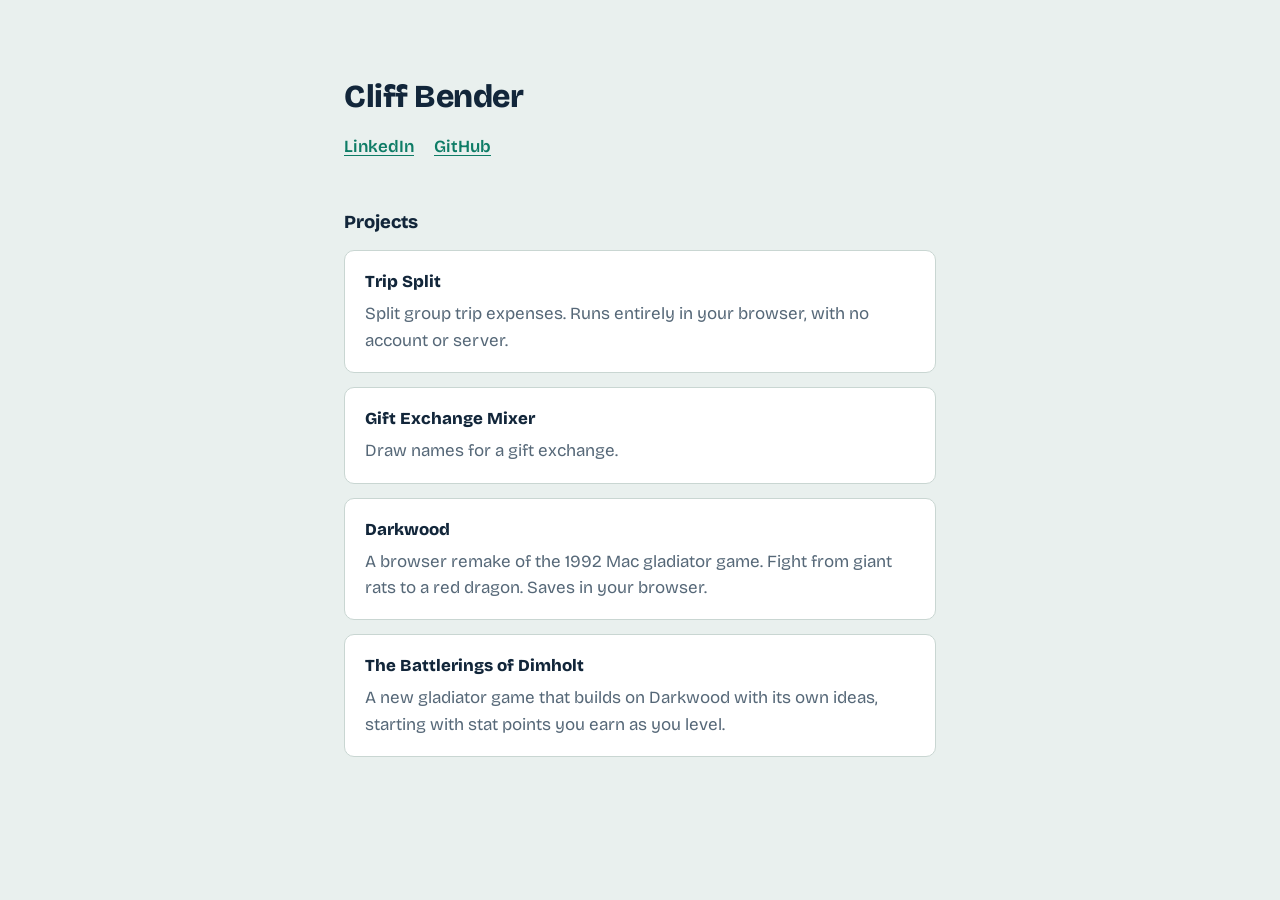
<file: index.html>
<!doctype html>
<html lang="en">
<head>
<meta charset="utf-8">
<meta name="viewport" content="width=device-width, initial-scale=1">
<title>Cliff Bender</title>
<meta name="description" content="Projects by Cliff Bender.">
<link rel="icon" href="data:image/svg+xml,<svg xmlns=%22http://www.w3.org/2000/svg%22 viewBox=%220 0 100 100%22><text y=%22.9em%22 font-size=%2290%22>🔑</text></svg>">
<link rel="preconnect" href="https://fonts.googleapis.com">
<link rel="preconnect" href="https://fonts.gstatic.com" crossorigin>
<link href="https://fonts.googleapis.com/css2?family=Bricolage+Grotesque:opsz,wght@12..96,400;12..96,600;12..96,800&display=swap" rel="stylesheet">
<style>
/* Tokens shared with /ExpenseSplitter */
:root {
  --bg: #e9f0ee;
  --panel: #ffffff;
  --ink: #12263a;
  --muted: #566878;
  --line: #c9d6d2;
  --accent: #0e7c66;
  --radius: 10px;
  --font: "Bricolage Grotesque", system-ui, -apple-system, "Segoe UI", Roboto, sans-serif;
}
@media (prefers-color-scheme: dark) {
  :root {
    --bg: #0f1a22;
    --panel: #17252f;
    --ink: #e6eef0;
    --muted: #9db0ba;
    --line: #2b3c47;
    --accent: #4cc3a6;
  }
}
* { box-sizing: border-box; }
html { -webkit-text-size-adjust: 100%; }
body {
  margin: 0;
  background: var(--bg);
  color: var(--ink);
  font-family: var(--font);
  font-size: 17px;
  line-height: 1.55;
}
main { max-width: 640px; margin: 0 auto; padding: 72px 24px 64px; }
a { color: var(--accent); text-underline-offset: 0.18em; }
:focus-visible { outline: 3px solid var(--accent); outline-offset: 3px; border-radius: 3px; }
h1 { margin: 0; font-size: 2rem; font-weight: 800; letter-spacing: -0.015em; }
.contact { display: flex; flex-wrap: wrap; gap: 8px 20px; margin: 12px 0 0; padding: 0; list-style: none; font-weight: 600; }
h2 { margin: 48px 0 14px; font-size: 1.15rem; font-weight: 800; }
.work { display: grid; gap: 14px; margin: 0; padding: 0; list-style: none; }
.piece {
  background: var(--panel);
  border: 1px solid var(--line);
  border-radius: var(--radius);
  padding: 18px 20px;
}
.piece h3 { margin: 0; font-size: 1.05rem; font-weight: 800; }
.piece h3 a { color: var(--ink); text-decoration: none; }
.piece h3 a:hover { color: var(--accent); text-decoration: underline; }
.piece p { margin: 6px 0 0; color: var(--muted); }
</style>
</head>
<body>
<main>
  <h1>Cliff Bender</h1>
  <ul class="contact">
    <li><a href="https://www.linkedin.com/in/cliff-bender/">LinkedIn</a></li>
    <li><a href="https://github.com/twinetek">GitHub</a></li>
  </ul>

  <h2>Projects</h2>
  <ul class="work">
    <li class="piece">
      <h3><a href="./ExpenseSplitter/">Trip Split</a></h3>
      <p>Split group trip expenses. Runs entirely in your browser, with no account or server.</p>
    </li>
    <li class="piece">
      <h3><a href="./GiftExchangeMixer/">Gift Exchange Mixer</a></h3>
      <p>Draw names for a gift exchange.</p>
    </li>
    <li class="piece">
      <h3><a href="./Darkwood/">Darkwood</a></h3>
      <p>A browser remake of the 1992 Mac gladiator game. Fight from giant rats to a red dragon. Saves in your browser.</p>
    </li>
    <li class="piece">
      <h3><a href="./BattleringsOfDimholt/">The Battlerings of Dimholt</a></h3>
      <p>A new gladiator game that builds on Darkwood with its own ideas, starting with stat points you earn as you level.</p>
    </li>
  </ul>
</main>
</body>
</html>
</file>
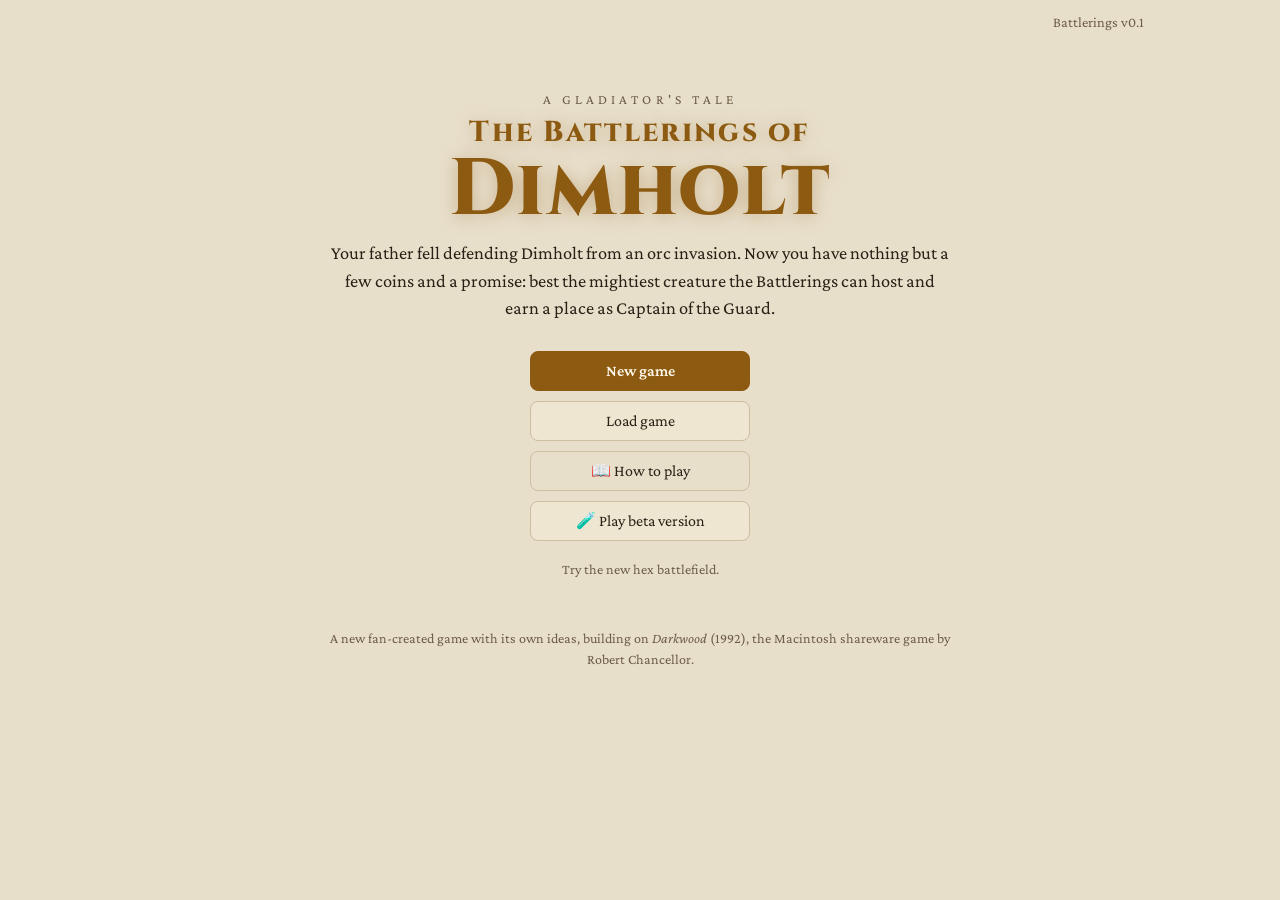
<file: BattleringsOfDimholt/index.html>
<!doctype html>
<html lang="en">
<head>
<meta charset="utf-8">
<meta name="viewport" content="width=device-width, initial-scale=1">
<title>The Battlerings of Dimholt</title>
<meta name="description" content="A fan-made gladiator arena game built on the ideas of Darkwood (1992). Fight from giant rats to a red dragon.">
<link rel="icon" href="data:image/svg+xml,<svg xmlns=%22http://www.w3.org/2000/svg%22 viewBox=%220 0 100 100%22><text y=%22.9em%22 font-size=%2290%22>⚔️</text></svg>">
<link rel="preconnect" href="https://fonts.googleapis.com">
<link rel="preconnect" href="https://fonts.gstatic.com" crossorigin>
<link href="https://fonts.googleapis.com/css2?family=Cinzel:wght@600;800&family=Crimson+Pro:ital,wght@0,400;0,600;1,400&display=swap" rel="stylesheet">
<link rel="stylesheet" href="css/game.css">
</head>
<body>
<div class="app">
  <header class="topbar">
    <nav id="nav" aria-label="Game"></nav>
    <span class="version">Battlerings v0.1</span>
  </header>
  <div id="status" class="status" aria-live="polite"></div>
  <div id="flash"></div>
  <main id="screen">
    <noscript><p>The Battlerings of Dimholt needs JavaScript to run.</p></noscript>
  </main>
</div>
<script type="module" src="js/main.js"></script>
</body>
</html>
</file>
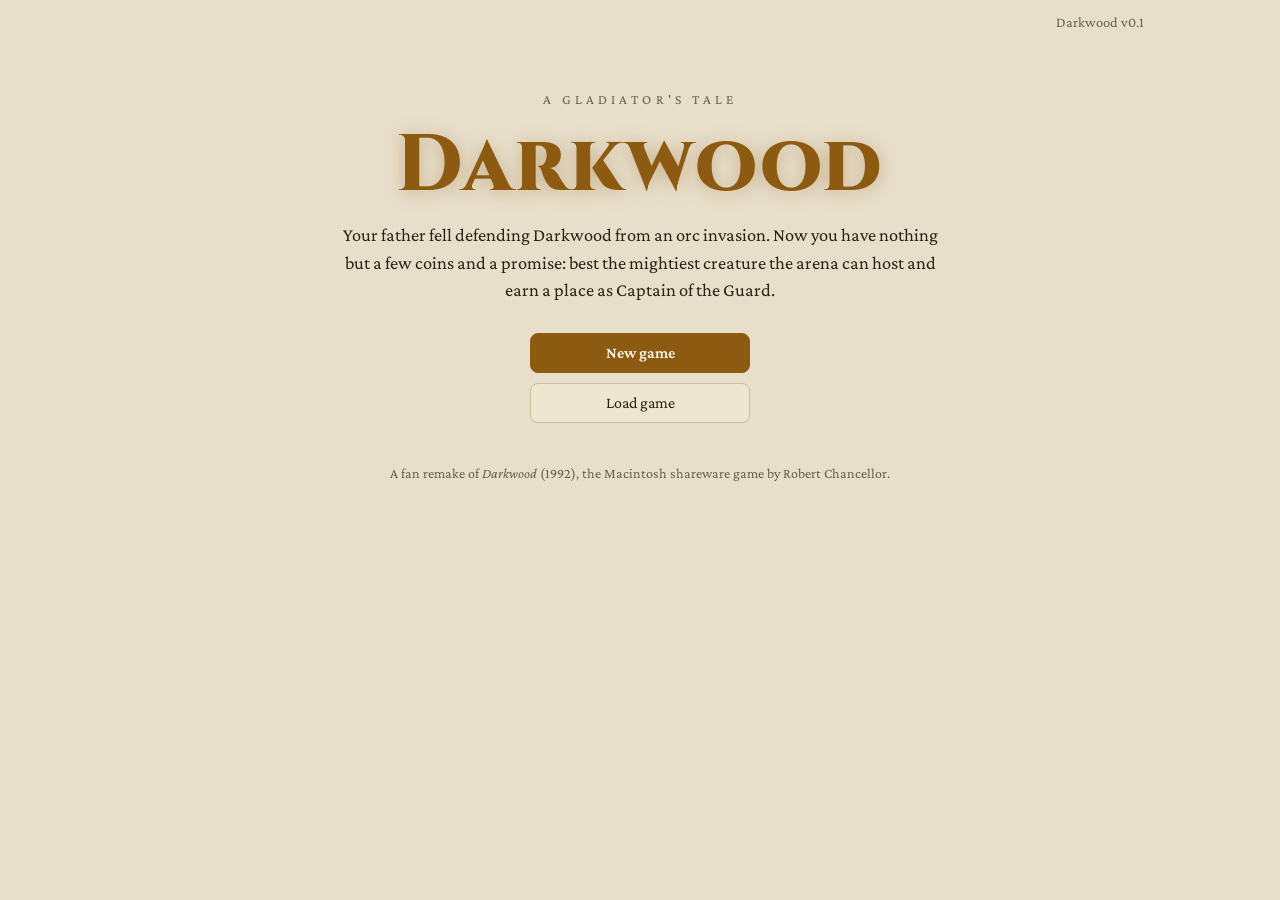
<file: Darkwood/index.html>
<!doctype html>
<html lang="en">
<head>
<meta charset="utf-8">
<meta name="viewport" content="width=device-width, initial-scale=1">
<title>Darkwood</title>
<meta name="description" content="A browser remake of Darkwood, the 1992 Macintosh gladiator arena game. Fight from giant rats to a red dragon.">
<link rel="icon" href="data:image/svg+xml,<svg xmlns=%22http://www.w3.org/2000/svg%22 viewBox=%220 0 100 100%22><text y=%22.9em%22 font-size=%2290%22>⚔️</text></svg>">
<link rel="preconnect" href="https://fonts.googleapis.com">
<link rel="preconnect" href="https://fonts.gstatic.com" crossorigin>
<link href="https://fonts.googleapis.com/css2?family=Cinzel:wght@600;800&family=Crimson+Pro:ital,wght@0,400;0,600;1,400&display=swap" rel="stylesheet">
<link rel="stylesheet" href="css/game.css">
</head>
<body>
<div class="app">
  <header class="topbar">
    <nav id="nav" aria-label="Game"></nav>
    <span class="version">Darkwood v0.1</span>
  </header>
  <div id="status" class="status" aria-live="polite"></div>
  <div id="flash"></div>
  <main id="screen">
    <noscript><p>Darkwood needs JavaScript to run.</p></noscript>
  </main>
</div>
<script type="module" src="js/main.js"></script>
</body>
</html>
</file>
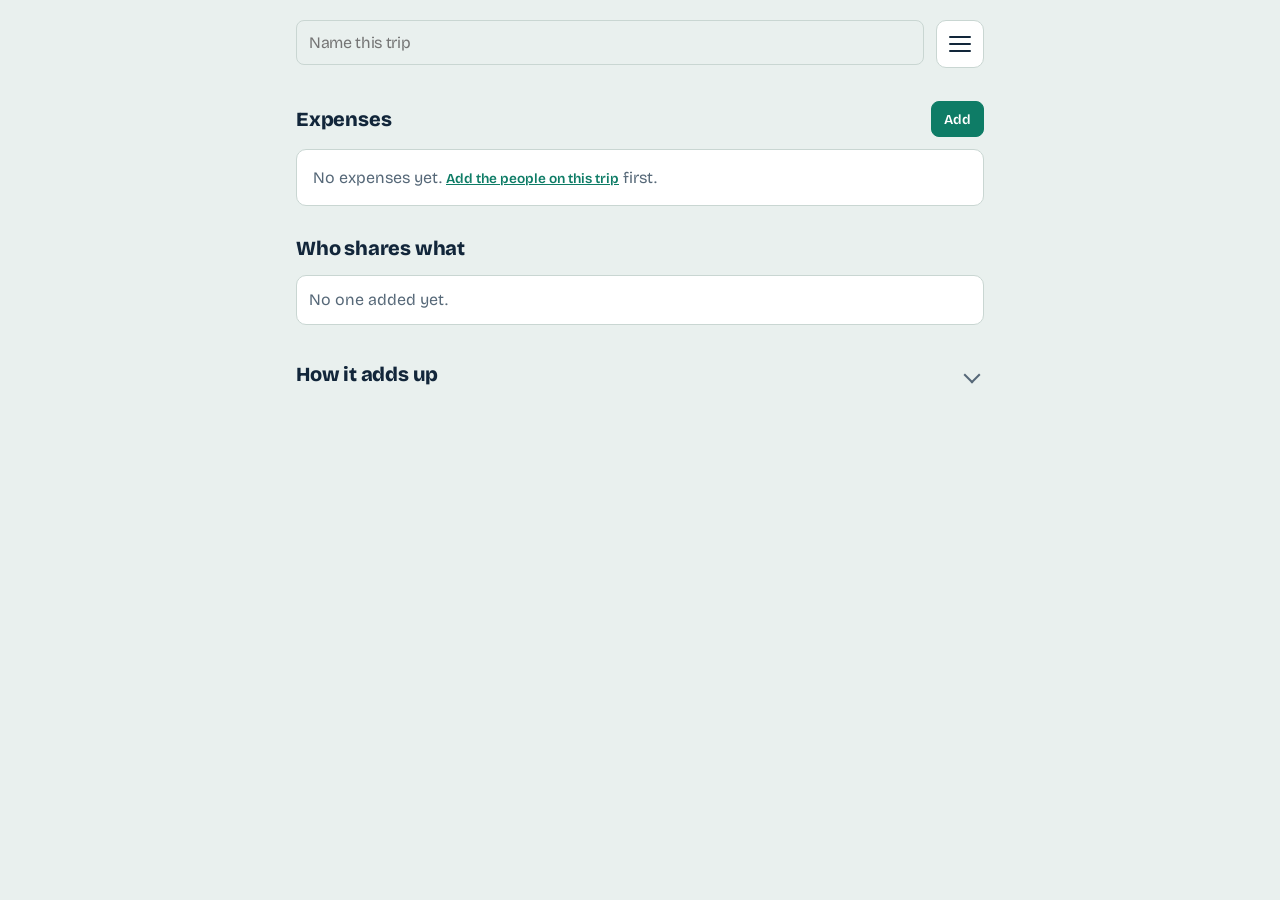
<file: ExpenseSplitter/index.html>
<!doctype html>
<html lang="en">
<head>
<meta charset="utf-8">
<meta name="viewport" content="width=device-width, initial-scale=1">
<title>Trip Split</title>
<link rel="preconnect" href="https://fonts.googleapis.com">
<link rel="preconnect" href="https://fonts.gstatic.com" crossorigin>
<link href="https://fonts.googleapis.com/css2?family=Bricolage+Grotesque:opsz,wght@12..96,400;12..96,600;12..96,800&display=swap" rel="stylesheet">
<style>
/* =========================================================
   1. Theme
   ========================================================= */
:root {
  --bg: #e9f0ee;
  --panel: #ffffff;
  --ink: #12263a;
  --muted: #566878;
  --line: #c9d6d2;
  --accent: #0e7c66;
  --accent-ink: #ffffff;
  --owe: #a8460f;
  --danger: #b3261e;
  --radius: 10px;
  --font: "Bricolage Grotesque", system-ui, -apple-system, "Segoe UI", Roboto, sans-serif;
  color-scheme: light;   /* tells the browser which theme its own controls, like the calendar, should use */
}
@media (prefers-color-scheme: dark) {
  :root {
    color-scheme: dark;
    --bg: #0f1a22;
    --panel: #17252f;
    --ink: #e6eef0;
    --muted: #9db0ba;
    --line: #2b3c47;
    --accent: #4cc3a6;
    --accent-ink: #08201a;
    --owe: #f0a06a;
    --danger: #ff8a80;
  }
}

/* =========================================================
   2. Base and layout
   ========================================================= */
* { box-sizing: border-box; }
html { -webkit-text-size-adjust: 100%; }
body {
  margin: 0;
  background: var(--bg);
  color: var(--ink);
  font-family: var(--font);
  font-size: 16px;
  line-height: 1.45;
}
main { max-width: 720px; margin: 0 auto; padding: 20px 16px 64px; }
section { margin-top: 28px; }
h2 { margin: 0 0 12px; font-size: 1.25rem; font-weight: 800; letter-spacing: -0.01em; }

.panel {
  background: var(--panel);
  border: 1px solid var(--line);
  border-radius: var(--radius);
  padding: 16px;
}
.section-head { display: flex; justify-content: space-between; align-items: center; gap: 12px; margin-bottom: 12px; }
.section-head h2 { margin: 0; }

.empty { color: var(--muted); margin: 0; }
.note { color: var(--muted); font-size: 0.9rem; margin: 10px 0 0; }
.error { color: var(--danger); font-weight: 600; min-height: 1.4em; margin: 8px 0 0; }
.pos { color: var(--accent); font-weight: 700; }
.neg { color: var(--owe); font-weight: 700; }
.hidden { display: none !important; }
.sr-only {
  position: absolute; width: 1px; height: 1px; overflow: hidden;
  clip: rect(0 0 0 0); white-space: nowrap;
}

/* =========================================================
   3. Controls
   ========================================================= */
button {
  font: 600 0.95rem var(--font);
  min-height: 44px;
  padding: 0 16px;
  border-radius: 8px;
  border: 1px solid var(--line);
  background: var(--panel);
  color: var(--ink);
  cursor: pointer;
}
button:hover { filter: brightness(0.96); }
button.primary,
button.on { background: var(--accent); color: var(--accent-ink); border-color: var(--accent); }
button.danger { color: var(--danger); }
button.small { min-height: 36px; padding: 0 12px; font-size: 0.85rem; }
.link-btn {
  background: none; border: 0; padding: 0; min-height: 0; color: var(--accent);
  text-decoration: underline; font-size: 0.85rem; font-weight: 600;
}

label { display: block; font-weight: 600; font-size: 0.9rem; margin-bottom: 4px; }
input[type=text], input[type=number], input[type=date], select {
  width: 100%;
  min-height: 44px;
  padding: 10px 12px;
  font: inherit;
  color: var(--ink);
  background: var(--bg);
  border: 1px solid var(--line);
  border-radius: 8px;
}
/* The whole date field opens the calendar, so it looks clickable. */
input[type=date] { cursor: pointer; }
input[type=date]::-webkit-calendar-picker-indicator { cursor: pointer; padding: 4px; }
input:focus-visible, select:focus-visible, button:focus-visible, .check:focus-within {
  outline: 3px solid var(--accent);
  outline-offset: 2px;
}

.row { display: flex; gap: 10px; }
.row > * { flex: 1; min-width: 0; }
.row > .grow-2 { flex: 2; }
.row > .grow-3 { flex: 3; }
.field { margin-bottom: 14px; }
.actions { display: flex; gap: 10px; margin-top: 4px; flex-wrap: wrap; }
.tools { display: flex; gap: 10px; flex-wrap: wrap; }
.label-row { display: flex; justify-content: space-between; align-items: baseline; margin-bottom: 6px; }
.label-row label { margin: 0; }
.sort-bar { display: flex; flex-wrap: wrap; gap: 6px; align-items: center; margin-bottom: 10px; }
.sort-label { color: var(--muted); font-size: 0.85rem; margin-right: 2px; }
.sort-hint { flex-basis: 100%; color: var(--muted); font-size: 0.8rem; }

/* =========================================================
   4. Header and menu
   ========================================================= */
.top { display: flex; align-items: flex-start; gap: 12px; }
.top .title { flex: 1; min-width: 0; }
.trip-name {
  width: 100%;
  padding: 4px 0 8px;
  border: 0;
  border-bottom: 2px solid var(--line);
  border-radius: 0;
  background: transparent;
  color: var(--ink);
  font: 800 2rem/1.15 var(--font);
  letter-spacing: -0.02em;
}
.trip-name:focus { outline: none; border-bottom-color: var(--accent); }
.total { color: var(--muted); margin: 8px 0 0; }

.menu-wrap { position: relative; flex: none; }
.burger {
  width: 48px; height: 48px; padding: 0; border-radius: 10px;
  display: inline-flex; flex-direction: column; align-items: center; justify-content: center; gap: 5px;
}
.burger span {
  display: block; width: 22px; height: 2px; border-radius: 2px; background: var(--ink);
  transition: transform 0.18s, opacity 0.18s;
}
.burger[aria-expanded="true"] span:nth-child(1) { transform: translateY(7px) rotate(45deg); }
.burger[aria-expanded="true"] span:nth-child(2) { opacity: 0; }
.burger[aria-expanded="true"] span:nth-child(3) { transform: translateY(-7px) rotate(-45deg); }
.menu {
  position: absolute; right: 0; top: calc(100% + 8px); z-index: 20; min-width: 220px;
  display: flex; flex-direction: column; padding: 6px;
  background: var(--panel); border: 1px solid var(--line); border-radius: var(--radius);
  box-shadow: 0 8px 24px rgba(0, 0, 0, 0.18);
}
.menu button {
  width: 100%; min-height: 48px; padding: 0 14px; border: 0; border-radius: 8px;
  background: transparent; text-align: left; font-size: 1rem;
}
.menu button:hover, .menu button:focus-visible { background: var(--bg); filter: none; }

/* =========================================================
   5. Expense list
   ========================================================= */
.expense { display: flex; align-items: center; gap: 10px; padding: 8px 0; border-top: 1px solid var(--line); }
.expense:first-child { border-top: 0; padding-top: 0; }
.expense:last-child { padding-bottom: 0; }
.expense-main { flex: 1; min-width: 0; }
.expense-desc { display: block; font-weight: 600; line-height: 1.25; overflow-wrap: anywhere; }
.expense-meta { color: var(--muted); font-size: 0.85rem; line-height: 1.25; margin-top: 1px; overflow-wrap: anywhere; }
.expense-amount { font-weight: 800; font-variant-numeric: tabular-nums; white-space: nowrap; }
.expense-btns { display: flex; gap: 6px; flex: none; }
.expense-btns button { min-height: 36px; padding: 0 10px; font-size: 0.85rem; }

/* =========================================================
   6. Who shares what (swim lanes)
   One row per expense, one column per person.
   --label-w and --col-w set the column widths. A row's
   connector line is positioned from --first, --last, --cols.
   ========================================================= */
.panel.lanes-panel { padding: 12px 8px; }
.lanes { --label-w: 88px; --col-w: 56px; overflow-x: auto; }
.lane-row { display: grid; position: relative; align-items: center; }
.lane-head { padding-bottom: 6px; }
.lane-person {
  padding: 0 2px; text-align: center; font-weight: 700; font-size: 0.85rem;
  overflow: hidden; text-overflow: ellipsis; white-space: nowrap;
}
/* Names in the header are buttons that sort the rows by that person. */
button.lane-person {
  width: calc(100% - 4px); min-height: 32px; margin: 0 2px; border: 1px solid transparent; border-radius: 6px;
  background: transparent; text-decoration: underline dotted; text-underline-offset: 3px;
}
button.lane-person:hover { border-color: var(--line); filter: none; }
button.lane-person.on { background: var(--accent); color: var(--accent-ink); border-color: var(--accent); text-decoration: none; }
.lane-row.band { background: var(--bg); border-radius: 8px; }
.lane-label { display: flex; flex-direction: column; min-width: 0; padding: 6px; }
.lane-desc { font-weight: 600; font-size: 0.9rem; line-height: 1.2; overflow-wrap: anywhere; }
.lane-sub { color: var(--muted); font-size: 0.75rem; line-height: 1.2; overflow-wrap: anywhere; }
.lane-cell { display: flex; justify-content: center; align-items: center; min-width: 0; padding: 8px 0; }
.lane-link {
  position: absolute; top: 50%; height: 2px; transform: translateY(-1px);
  background: var(--muted); opacity: 0.45;
  left: calc(var(--label-w) + (100% - var(--label-w)) * (var(--first) + 0.5) / var(--cols));
  width: calc((100% - var(--label-w)) * (var(--last) - var(--first)) / var(--cols));
}
.pill {
  position: relative; z-index: 1;
  display: inline-flex; align-items: center; justify-content: center;
  min-height: 28px; min-width: calc(var(--col-w) - 6px); padding: 0 4px; border-radius: 8px;
  font-size: 0.78rem; font-variant-numeric: tabular-nums; white-space: nowrap;
}
.pill.paid { background: var(--accent); color: var(--accent-ink); font-weight: 800; border: 1.5px solid var(--accent); }
.pill.owes { background: var(--panel); color: var(--owe); font-weight: 600; border: 1.5px solid var(--owe); }
.lane-total { border-top: 1px solid var(--line); }
.lane-total.first { margin-top: 6px; padding-top: 4px; }
.lane-total .lane-label { padding-top: 2px; padding-bottom: 2px; color: var(--muted); font-size: 0.85rem; font-weight: 600; }
.lane-value { padding: 3px 0; text-align: center; font-size: 0.82rem; font-variant-numeric: tabular-nums; white-space: nowrap; }
.lane-total.net .lane-value { font-weight: 800; }

@media (min-width: 560px) {
  .panel.lanes-panel { padding: 12px; }
  .lanes { --label-w: 170px; --col-w: 84px; }
  .pill { font-size: 0.9rem; padding: 0 8px; }
  .lane-value { font-size: 0.95rem; }
}

/* =========================================================
   7. How it adds up (collapsible graph)
   ========================================================= */
.how > summary {
  display: flex; align-items: center; justify-content: space-between; gap: 12px;
  min-height: 44px; margin-bottom: 4px; list-style: none; cursor: pointer;
}
.how > summary::-webkit-details-marker { display: none; }
.how > summary h2 { margin: 0; }
.how > summary::after {
  content: ""; flex: none; width: 10px; height: 10px; margin-right: 6px;
  border-right: 2px solid var(--muted); border-bottom: 2px solid var(--muted);
  transform: rotate(45deg); transition: transform 0.15s;
}
.how[open] > summary::after { transform: rotate(-135deg); }
.how > summary:focus-visible { outline: 3px solid var(--accent); outline-offset: 2px; border-radius: 6px; }

.step-bar { display: flex; flex-wrap: wrap; gap: 8px; align-items: center; }
.step-count { margin-left: auto; color: var(--muted); font-size: 0.85rem; }
.graph svg { display: block; width: 100%; max-width: 460px; margin: 8px auto 0; }
.graph-node { fill: var(--bg); stroke: var(--line); stroke-width: 1; }
.graph-name { font: 800 14px var(--font); fill: var(--ink); }
.graph-net { font: 500 12px var(--font); fill: var(--muted); }
.graph-amount { font: 700 13px var(--font); fill: var(--ink); font-variant-numeric: tabular-nums; }
.ledger { display: grid; grid-template-columns: repeat(auto-fill, minmax(190px, 1fr)); gap: 8px; margin-top: 12px; }
.ledger-card { padding: 10px 12px; background: var(--bg); border: 1px solid var(--line); border-radius: 8px; }
.ledger-name { font-weight: 800; margin-bottom: 4px; overflow-wrap: anywhere; }
.ledger-line { display: flex; justify-content: space-between; gap: 10px; font-size: 0.88rem; line-height: 1.5; }
.ledger-line span:first-child { min-width: 0; overflow-wrap: anywhere; }
.ledger-line span:last-child { font-variant-numeric: tabular-nums; white-space: nowrap; }
.ledger-net { margin-top: 6px; padding-top: 6px; border-top: 1px solid var(--line); font-weight: 700; }

/* =========================================================
   8. Dialogs and forms inside them
   ========================================================= */
dialog {
  width: min(560px, calc(100% - 24px)); max-height: calc(100% - 24px);
  margin: auto; padding: 0; overflow: auto;
  background: var(--panel); color: var(--ink);
  border: 1px solid var(--line); border-radius: var(--radius);
}
dialog::backdrop { background: rgba(8, 20, 28, 0.55); }
.dlg-head {
  position: sticky; top: 0; z-index: 1;
  display: flex; align-items: center; justify-content: space-between; gap: 12px;
  padding: 14px 16px; background: var(--panel); border-bottom: 1px solid var(--line);
}
.dlg-head h2 { margin: 0; }
.dlg-close { width: 44px; padding: 0; border: 0; background: transparent; color: var(--muted); font-size: 1.4rem; line-height: 1; }
.dlg-body { padding: 16px; }

.chips { display: flex; flex-wrap: wrap; gap: 8px; margin-top: 12px; }
.chip {
  display: inline-flex; align-items: center; gap: 6px; padding: 4px 6px 4px 14px;
  background: var(--bg); border: 1px solid var(--line); border-radius: 999px;
}
.chip button {
  width: 28px; min-height: 28px; padding: 0; border: 0; border-radius: 50%;
  background: transparent; color: var(--muted); font-size: 1.1rem; line-height: 1;
}
.checks { display: grid; grid-template-columns: repeat(auto-fill, minmax(150px, 1fr)); gap: 8px; }
.check {
  display: flex; align-items: center; gap: 8px; min-height: 44px; margin: 0; padding: 10px 12px;
  background: var(--bg); border: 1px solid var(--line); border-radius: 8px;
  font-weight: 500; font-size: 1rem; cursor: pointer;
}
.check input { width: 18px; height: 18px; margin: 0; accent-color: var(--accent); }

/* =========================================================
   9. Shared-link banner and toast
   ========================================================= */
.banner {
  margin-bottom: 20px; padding: 14px 16px;
  background: var(--panel); border: 2px solid var(--accent); border-radius: var(--radius);
}
.banner p { margin: 0 0 10px; }
.toast {
  position: fixed; z-index: 100; left: 50%; bottom: 20px; transform: translateX(-50%);
  max-width: calc(100% - 32px); padding: 10px 16px; border-radius: 8px;
  background: var(--ink); color: var(--bg); font-weight: 600;
  opacity: 0; pointer-events: none; transition: opacity 0.2s;
}
.toast[popover] { inset: auto; left: 50%; bottom: 20px; margin: 0; border: 0; overflow: visible; }
.toast.show { opacity: 1; }

/* =========================================================
   10. Small screens and reduced motion
   ========================================================= */
@media (max-width: 480px) { .row.stack-sm { flex-direction: column; } }
@media (max-width: 420px) {
  .expense { gap: 8px; }
  .expense-btns button { padding: 0 8px; }
}
@media (prefers-reduced-motion: reduce) {
  .toast, .burger span, .how > summary::after { transition: none; }
}
</style>
</head>
<body>
<main>
  <div id="banner" class="banner hidden" role="region" aria-label="Shared trip">
    <p>This link contains a shared trip. Loading it replaces the trip saved in this browser.</p>
    <div class="actions">
      <button type="button" class="primary" id="banner-load">Load shared trip</button>
      <button type="button" id="banner-keep">Keep my trip</button>
    </div>
  </div>

  <header class="top">
    <div class="title">
      <label for="trip-name" class="sr-only">Trip name</label>
      <input id="trip-name" class="trip-name" type="text" placeholder="Name this trip" maxlength="80" autocomplete="off">
      <p class="total" id="total"></p>
    </div>
    <div class="menu-wrap">
      <button type="button" class="burger" id="menu-btn" aria-label="Menu" aria-haspopup="true" aria-expanded="false" aria-controls="menu">
        <span></span><span></span><span></span>
      </button>
      <nav class="menu hidden" id="menu" aria-label="Trip menu">
        <button type="button" data-open="dlg-people">Manage people</button>
        <button type="button" data-open="dlg-data">Save and share</button>
      </nav>
    </div>
  </header>

  <section aria-labelledby="h-expenses">
    <div class="section-head">
      <h2 id="h-expenses">Expenses</h2>
      <button type="button" class="primary small" data-open="dlg-expense" aria-label="Add an expense">Add</button>
    </div>
    <div class="panel" id="expenses"></div>
  </section>

  <section aria-labelledby="h-lanes">
    <h2 id="h-lanes">Who shares what</h2>
    <div class="panel lanes-panel" id="lanes"></div>
  </section>

  <section aria-labelledby="h-graph">
    <details class="how">
      <summary><h2 id="h-graph">How it adds up</h2></summary>
      <div class="panel graph" id="graph"></div>
    </details>
  </section>
</main>

<dialog id="dlg-people" aria-labelledby="h-people">
  <div class="dlg-head">
    <h2 id="h-people">Manage people</h2>
    <button type="button" class="dlg-close" data-close aria-label="Close">&times;</button>
  </div>
  <div class="dlg-body">
    <form id="person-form" class="row" autocomplete="off">
      <div class="grow-3">
        <label for="person-name" class="sr-only">Name</label>
        <input id="person-name" type="text" placeholder="Add a person" maxlength="40">
      </div>
      <button type="submit" class="primary">Add</button>
    </form>
    <p class="error" id="person-error" role="alert"></p>
    <div class="chips" id="people"></div>
  </div>
</dialog>

<dialog id="dlg-expense" aria-labelledby="h-expense">
  <div class="dlg-head">
    <h2 id="h-expense">Add an expense</h2>
    <button type="button" class="dlg-close" data-close aria-label="Close">&times;</button>
  </div>
  <form class="dlg-body" id="expense-form" autocomplete="off" novalidate>
    <div class="row stack-sm">
      <div class="field grow-2">
        <label for="e-desc">What was it for?</label>
        <input id="e-desc" type="text" placeholder="Car rental" maxlength="80">
      </div>
      <div class="field">
        <label for="e-amount">Amount</label>
        <input id="e-amount" type="number" inputmode="decimal" step="0.01" min="0" placeholder="0.00">
      </div>
    </div>
    <div class="row stack-sm">
      <div class="field grow-2">
        <label for="e-paid">Paid by</label>
        <select id="e-paid"></select>
      </div>
      <div class="field">
        <label for="e-date">Date</label>
        <input id="e-date" type="date">
      </div>
    </div>
    <div class="field">
      <div class="label-row">
        <label id="split-label">Split between</label>
        <span>
          <button type="button" class="link-btn" id="split-all">Everyone</button>
          <button type="button" class="link-btn" id="split-none">None</button>
        </span>
      </div>
      <div class="checks" id="e-split" role="group" aria-labelledby="split-label"></div>
    </div>
    <p class="error" id="e-error" role="alert"></p>
    <div class="actions">
      <button type="submit" class="primary" id="e-submit">Add expense</button>
      <button type="button" id="e-cancel" class="hidden">Cancel edit</button>
    </div>
  </form>
</dialog>

<dialog id="dlg-data" aria-labelledby="h-data">
  <div class="dlg-head">
    <h2 id="h-data">Save and share</h2>
    <button type="button" class="dlg-close" data-close aria-label="Close">&times;</button>
  </div>
  <div class="dlg-body">
    <div class="tools">
      <button type="button" id="copy-link">Copy share link</button>
      <button type="button" id="export-pdf">Download PDF</button>
      <button type="button" id="export">Download backup</button>
      <button type="button" id="import-btn">Load backup</button>
      <button type="button" id="reset" class="danger">Start a new trip</button>
    </div>
    <input type="file" id="import-file" accept="application/json,.json" class="hidden">
    <p class="note">The PDF is a printable summary: every expense (in the order chosen under Expenses), everyone's balance, and the three How it adds up graphs.</p>
    <p class="note">Your trip is saved automatically in this browser. The share link holds the whole trip in the link itself, so anyone with the link can see it. Sharing does not sync: to pass on changes, send a new link or backup.</p>
  </div>
</dialog>

<div class="toast" id="toast" role="status" aria-live="polite" popover="manual"></div>

<script>
(() => {
  "use strict";

  /* =========================================================
     Helpers
     ========================================================= */

  const STORAGE_KEY = "tripsplit.v1";
  const SHARE_PREFIX = "#t=";

  const $ = (id) => document.getElementById(id);
  const sum = (numbers) => numbers.reduce((total, n) => total + n, 0);
  const newId = () => Math.random().toString(36).slice(2, 10);
  const plural = (count, one, many) => `${count} ${count === 1 ? one : many}`;

  const currency = new Intl.NumberFormat(undefined, { style: "currency", currency: "USD" });
  /** All money is stored as whole cents. */
  const fmt = (cents) => currency.format(cents / 100);
  const fmtSigned = (cents) => (cents > 0 ? "+" : "") + fmt(cents);

  /** Dates are stored as "YYYY-MM-DD" text, or "" when not set. */
  const isDateText = (value) => typeof value === "string" && /^\d{4}-\d{2}-\d{2}$/.test(value) &&
    !Number.isNaN(new Date(value + "T00:00").getTime());
  const todayText = () => {
    const d = new Date();
    return `${d.getFullYear()}-${String(d.getMonth() + 1).padStart(2, "0")}-${String(d.getDate()).padStart(2, "0")}`;
  };
  /** Shows a stored date in the reader's format, read as a local date so it never shifts a day. */
  const fmtDate = (text, withYear = true) => text
    ? new Date(text + "T00:00").toLocaleDateString(undefined, { month: "short", day: "numeric", ...(withYear && { year: "numeric" }) })
    : "";

  const ESCAPES = { "&": "&amp;", "<": "&lt;", ">": "&gt;", '"': "&quot;", "'": "&#39;" };
  /** Escapes text before it goes into an HTML string. */
  const esc = (value) => String(value).replace(/[&<>"']/g, (c) => ESCAPES[c]);

  /* =========================================================
     State
     ========================================================= */

  const blankTrip = () => ({ name: "", people: [], expenses: [] });

  let trip = loadTrip() || blankTrip();

  /** Things that belong to the screen, not to the saved trip. */
  const ui = {
    editingId: null,          // expense being edited, or null when adding
    splitWith: new Set(),     // people ticked in the expense form
    graphStep: 1,             // 1 every debt, 2 netted by pair, 3 fewest payments
    expenseSort: "date",      // order of the expense list: date, title, or payer
    laneSort: "date",         // order of the lanes: date, title, or a person's id
    pendingShared: null       // trip from a share link, waiting for confirmation
  };

  const allPeopleIds = () => trip.people.map((p) => p.id);
  const personName = (id) => trip.people.find((p) => p.id === id)?.name ?? "Unknown";
  const isEmptyTrip = (t) => !t.name && !t.people.length && !t.expenses.length;

  /* =========================================================
     Saving and loading
     ========================================================= */

  /** Checks and cleans a trip from storage, a backup, or a link. Returns null if unusable. */
  function normalizeTrip(raw) {
    if (!raw || typeof raw !== "object" || !Array.isArray(raw.people) || !Array.isArray(raw.expenses)) return null;

    const people = raw.people
      .filter((p) => p && typeof p.id === "string" && typeof p.name === "string" && p.name.trim())
      .map((p) => ({ id: p.id, name: p.name.trim().slice(0, 40) }));
    const ids = new Set(people.map((p) => p.id));

    const expenses = [];
    for (const e of raw.expenses) {
      if (!e || typeof e.id !== "string" || !ids.has(e.paidBy)) continue;
      const amount = Math.round(Number(e.amount));
      if (!Number.isFinite(amount) || amount < 0) continue;
      const participants = Array.isArray(e.participants) ? e.participants.filter((id) => ids.has(id)) : [];
      if (!participants.length) continue;
      expenses.push({
        id: e.id,
        desc: String(e.desc || "Expense").slice(0, 80),
        date: isDateText(e.date) ? e.date : "",
        amount,
        paidBy: e.paidBy,
        participants
      });
    }

    return { name: String(raw.name || "").slice(0, 80), people, expenses };
  }

  function loadTrip() {
    try {
      const saved = localStorage.getItem(STORAGE_KEY);
      return saved ? normalizeTrip(JSON.parse(saved)) : null;
    } catch {
      return null;
    }
  }

  function saveTrip() {
    try {
      localStorage.setItem(STORAGE_KEY, JSON.stringify(trip));
    } catch {
      toast("Could not save in this browser. Download a backup to be safe.");
    }
  }

  /** Saves the trip and redraws the page. Call after any change. */
  function commit() {
    saveTrip();
    render();
  }

  /** Swaps in a whole new trip (backup, share link, or reset). */
  function replaceTrip(next) {
    trip = next;
    resetExpenseForm();
    commit();
  }

  /* =========================================================
     Share links
     The whole trip is encoded into the URL hash as base64url JSON.
     ========================================================= */

  function encodeTrip(t) {
    const bytes = new TextEncoder().encode(JSON.stringify(t));
    let binary = "";
    bytes.forEach((b) => { binary += String.fromCharCode(b); });
    return btoa(binary).replace(/\+/g, "-").replace(/\//g, "_").replace(/=+$/, "");
  }

  function decodeTrip(text) {
    let b64 = text.replace(/-/g, "+").replace(/_/g, "/");
    while (b64.length % 4) b64 += "=";
    const bytes = Uint8Array.from(atob(b64), (c) => c.charCodeAt(0));
    return normalizeTrip(JSON.parse(new TextDecoder().decode(bytes)));
  }

  function readShareLink() {
    if (!location.hash.startsWith(SHARE_PREFIX)) return;

    let shared = null;
    try { shared = decodeTrip(location.hash.slice(SHARE_PREFIX.length)); } catch { shared = null; }
    history.replaceState(null, "", location.pathname + location.search);

    if (!shared) { toast("That share link could not be read."); return; }
    if (isEmptyTrip(trip)) { replaceTrip(shared); toast("Shared trip loaded."); return; }

    ui.pendingShared = shared;
    $("banner").classList.remove("hidden");
  }

  function hideBanner() {
    ui.pendingShared = null;
    $("banner").classList.add("hidden");
  }

  /* =========================================================
     Money math
     ========================================================= */

  /**
   * Splits one expense into whole-cent shares, keyed by person id.
   * Leftover cents go to the first people in list order.
   */
  function splitExpense(expense) {
    const ids = trip.people.filter((p) => expense.participants.includes(p.id)).map((p) => p.id);
    const shares = {};
    if (!ids.length) return shares;

    const base = Math.floor(expense.amount / ids.length);
    let leftover = expense.amount - base * ids.length;
    for (const id of ids) {
      shares[id] = base + (leftover > 0 ? 1 : 0);
      if (leftover > 0) leftover--;
    }
    return shares;
  }

  /** Totals per person: what they paid, their share, and the difference. */
  function summarize() {
    const paid = {}, owed = {}, net = {};
    for (const p of trip.people) { paid[p.id] = 0; owed[p.id] = 0; }

    for (const e of trip.expenses) {
      const shares = splitExpense(e);
      const ids = Object.keys(shares);
      if (!ids.length) continue;
      paid[e.paidBy] += e.amount;
      for (const id of ids) owed[id] += shares[id];
    }

    for (const p of trip.people) net[p.id] = paid[p.id] - owed[p.id];
    return { paid, owed, net };
  }

  /** Repeatedly matches the biggest debtor with the biggest creditor. */
  function fewestPayments(net) {
    const debtors = [], creditors = [], payments = [];
    for (const p of trip.people) {
      const balance = net[p.id];
      if (balance < 0) debtors.push({ id: p.id, left: -balance });
      else if (balance > 0) creditors.push({ id: p.id, left: balance });
    }

    const biggestFirst = (a, b) => b.left - a.left;
    while (debtors.length && creditors.length) {
      debtors.sort(biggestFirst);
      creditors.sort(biggestFirst);
      const debtor = debtors[0], creditor = creditors[0];
      const amount = Math.min(debtor.left, creditor.left);
      payments.push({ from: debtor.id, to: creditor.id, amount });
      debtor.left -= amount;
      creditor.left -= amount;
      if (debtor.left === 0) debtors.shift();
      if (creditor.left === 0) creditors.shift();
    }
    return payments;
  }

  /** debts[from][to] is a list of shares `from` owes `to`, one per expense. */
  function debtsByPair() {
    const debts = {};
    for (const e of trip.expenses) {
      const shares = splitExpense(e);
      for (const id of Object.keys(shares)) {
        if (id === e.paidBy) continue;
        debts[id] = debts[id] || {};
        (debts[id][e.paidBy] = debts[id][e.paidBy] || []).push(shares[id]);
      }
    }
    return debts;
  }

  /* =========================================================
     Sorting
     All sorts are stable, so ties keep the order expenses were added.
     ========================================================= */

  const byText = (a, b) => a.localeCompare(b, undefined, { sensitivity: "base", numeric: true });
  /** Oldest first, with undated expenses last. */
  const byDate = (a, b) => (a.date && b.date) ? a.date.localeCompare(b.date) : Boolean(b.date) - Boolean(a.date);

  const EXPENSE_SORTS = {
    title: { button: "Title", compare: (a, b) => byText(a.desc, b.desc) },
    date: { button: "Date", compare: byDate },
    payer: { button: "Payer", compare: (a, b) => byText(personName(a.paidBy), personName(b.paidBy)) || byDate(a, b) }
  };

  /** What one expense means for one person: positive when they are owed, negative when they owe, null when not part of it. */
  function personStake(expense, personId) {
    const shares = splitExpense(expense);
    const paid = expense.paidBy === personId ? expense.amount : 0;
    if (!paid && !(personId in shares)) return null;
    return paid - (shares[personId] || 0);
  }

  /** The expenses in a sort order: a key of EXPENSE_SORTS, or a person's id. */
  function sortedExpenses(order) {
    const list = trip.expenses.slice();
    if (EXPENSE_SORTS[order]) {
      return list.sort(EXPENSE_SORTS[order].compare);
    }
    // A person: most owed to them first, most they owe last, then expenses they are not part of.
    const stakes = new Map(list.map((e) => [e.id, personStake(e, order)]));
    return list.sort((a, b) => {
      const x = stakes.get(a.id), y = stakes.get(b.id);
      if (x === null || y === null) return (x === null) - (y === null);
      return y - x;
    });
  }

  /** Buttons for choosing a sort, marked with data-sort-group and data-sort. */
  function sortBar(group, keys, current, hint = "") {
    const buttons = keys.map((key) => {
      const on = key === current;
      return `<button type="button" class="small${on ? " on" : ""}" data-sort-group="${group}" data-sort="${key}" aria-pressed="${on}">${EXPENSE_SORTS[key].button}</button>`;
    }).join("");
    return `<div class="sort-bar" role="group" aria-label="Sort by"><span class="sort-label">Sort by</span>${buttons}${hint}</div>`;
  }

  /* =========================================================
     Rendering
     ========================================================= */

  function render() {
    const summary = summarize();
    renderHeader();
    renderPeople();
    renderExpenseForm();
    renderExpenseList();
    renderLanes(summary);
    renderGraph(summary);
  }

  function renderHeader() {
    $("trip-name").value = trip.name;
    const count = trip.expenses.length;
    const total = sum(trip.expenses.map((e) => e.amount));
    $("total").textContent = count ? `${plural(count, "expense", "expenses")}, ${fmt(total)} in total` : "";
  }

  function renderPeople() {
    const el = $("people");
    if (!trip.people.length) {
      el.innerHTML = '<p class="empty">Add everyone on the trip to get started.</p>';
      return;
    }
    el.innerHTML = trip.people.map((p) => `
      <span class="chip">${esc(p.name)}<button type="button" data-remove-person="${esc(p.id)}" aria-label="Remove ${esc(p.name)}">&times;</button></span>`
    ).join("");
  }

  function renderExpenseForm() {
    const payer = $("e-paid");
    const previous = payer.value;
    payer.innerHTML = trip.people.map((p) => `<option value="${esc(p.id)}">${esc(p.name)}</option>`).join("");
    if (trip.people.some((p) => p.id === previous)) payer.value = previous;

    $("e-split").innerHTML = trip.people.map((p) => `
      <label class="check"><input type="checkbox" data-split="${esc(p.id)}"${ui.splitWith.has(p.id) ? " checked" : ""}> ${esc(p.name)}</label>`
    ).join("") || '<p class="empty">Add people first.</p>';

    const editing = Boolean(ui.editingId);
    $("h-expense").textContent = editing ? "Edit expense" : "Add an expense";
    $("e-submit").textContent = editing ? "Save changes" : "Add expense";
    $("e-cancel").classList.toggle("hidden", !editing);
  }

  function renderExpenseList() {
    const el = $("expenses");
    if (!trip.expenses.length) {
      const next = trip.people.length
        ? '<button type="button" class="link-btn" data-open="dlg-expense">Add an expense</button>'
        : '<button type="button" class="link-btn" data-open="dlg-people">Add the people on this trip</button> first.';
      el.innerHTML = `<p class="empty">No expenses yet. ${next}</p>`;
      return;
    }

    const bar = trip.expenses.length > 1 ? sortBar("expenses", ["date", "title", "payer"], ui.expenseSort) : "";
    el.innerHTML = bar + sortedExpenses(ui.expenseSort).map((e) => {
      const names = trip.people.filter((p) => e.participants.includes(p.id)).map((p) => p.name);
      const split = names.length === trip.people.length ? "everyone" : names.join(", ");
      const date = e.date ? `${esc(fmtDate(e.date))}. ` : "";
      return `
        <div class="expense">
          <div class="expense-main">
            <span class="expense-desc">${esc(e.desc)}</span>
            <div class="expense-meta">${date}${esc(personName(e.paidBy))} paid, split: ${esc(split)}</div>
          </div>
          <span class="expense-amount">${fmt(e.amount)}</span>
          <div class="expense-btns">
            <button type="button" class="small" data-edit="${esc(e.id)}" aria-label="Edit ${esc(e.desc)}">Edit</button>
            <button type="button" class="small danger" data-delete="${esc(e.id)}" aria-label="Delete ${esc(e.desc)}">Delete</button>
          </div>
        </div>`;
    }).join("");
  }

  /* ---------- Who shares what ---------- */

  function renderLanes(summary) {
    const el = $("lanes");
    const people = trip.people;
    const cols = people.length;

    if (!cols) { el.innerHTML = '<p class="empty">No one added yet.</p>'; return; }
    if (!trip.expenses.length) {
      el.innerHTML = '<p class="empty">Add an expense and it will line up here with everyone sharing it.</p>';
      return;
    }

    const gridStyle = `grid-template-columns: var(--label-w) repeat(${cols}, minmax(var(--col-w), 1fr))`;
    const row = (classes, cells) => `<div class="lane-row ${classes}" style="${gridStyle}">${cells}</div>`;

    // A person sort ends when that person is removed.
    if (!EXPENSE_SORTS[ui.laneSort] && !people.some((p) => p.id === ui.laneSort)) ui.laneSort = "date";
    const sortable = trip.expenses.length > 1;

    const header = row("lane-head", "<span></span>" + people.map((p) => {
      if (!sortable) return `<span class="lane-person" title="${esc(p.name)}">${esc(p.name)}</span>`;
      const on = ui.laneSort === p.id;
      return `<button type="button" class="lane-person${on ? " on" : ""}" data-sort-group="lanes" data-sort="${esc(p.id)}"
        aria-pressed="${on}" title="Sort by ${esc(p.name)}">${esc(p.name)}</button>`;
    }).join(""));

    const expenseRows = sortedExpenses(ui.laneSort).map((e, index) => {
      const shares = splitExpense(e);
      const involved = [];
      const cells = people.map((p, col) => {
        const isPayer = p.id === e.paidBy;
        const hasShare = p.id in shares;
        if (isPayer || hasShare) involved.push(col);
        if (isPayer) return `<span class="lane-cell"><span class="pill paid">${hasShare ? fmt(shares[p.id]) : "paid"}</span></span>`;
        if (hasShare) return `<span class="lane-cell"><span class="pill owes">${fmt(shares[p.id])}</span></span>`;
        return '<span class="lane-cell"></span>';
      }).join("");

      const first = Math.min(...involved), last = Math.max(...involved);
      const link = last > first
        ? `<span class="lane-link" style="--first:${first}; --last:${last}; --cols:${cols}"></span>`
        : "";
      const label = `<span class="lane-label"><span class="lane-desc">${esc(e.desc)}</span>` +
        `<span class="lane-sub">${e.date ? esc(fmtDate(e.date, false)) + ". " : ""}${fmt(e.amount)}, paid by ${esc(personName(e.paidBy))}</span></span>`;

      return row(index % 2 ? "" : "band", link + label + cells);
    }).join("");

    const totalRow = (title, classes, valueFor) => row(`lane-total ${classes}`,
      `<span class="lane-label">${title}</span>` + people.map(valueFor).join(""));

    const totals =
      totalRow("Paid", "first", (p) => `<span class="lane-value">${fmt(summary.paid[p.id])}</span>`) +
      totalRow("Share", "", (p) => `<span class="lane-value">${fmt(summary.owed[p.id])}</span>`) +
      totalRow("Net", "net", (p) => {
        const net = summary.net[p.id];
        const tone = net > 0 ? "pos" : net < 0 ? "neg" : "";
        return `<span class="lane-value ${tone}">${fmtSigned(net)}</span>`;
      });

    const bar = sortable
      ? sortBar("lanes", ["date", "title"], ui.laneSort,
          '<span class="sort-hint">Tap a name to sort by what that person is owed, down to what they owe.</span>')
      : "";

    el.innerHTML = `${bar}
      <div class="lanes">
        <div style="min-width: calc(var(--label-w) + ${cols} * var(--col-w))">${header}${expenseRows}${totals}</div>
      </div>
      <p class="note">Filled box: who paid, with their own share. Outlined boxes: what everyone else owes the payer.
      A line joins everyone sharing an expense. A positive net means the group owes that person.
      A negative net means they owe the group.</p>`;
  }

  /* ---------- How it adds up (graph) ---------- */

  const GRAPH = {
    width: 400, height: 380,
    centerX: 200, centerY: 190, radiusX: 150, radiusY: 125,  // people sit on this oval
    nodeHalfHeight: 22,
    arrowGap: 7,       // space between an arrow tip and a box
    pairOffset: 9,     // two arrows between the same people sit this far apart
    labelGap: 11       // amount labels sit this far beside their arrow
  };

  const GRAPH_STEPS = {
    1: { button: "Every debt", unit: ["arrow", "arrows"],
         note: "Every debt between two people, added up across expenses. Arrows point to the person who is owed." },
    2: { button: "Netted by pair", unit: ["arrow", "arrows"],
         note: "Opposite debts between the same two people cancel each other." },
    3: { button: "Fewest payments", unit: ["payment", "payments"],
         note: "The fewest payments that settle everyone." }
  };

  /** Arrows for a graph step, as { from, to, offset, label }. */
  function graphArrows(step, summary) {
    if (step === 3) {
      return fewestPayments(summary.net).map((t) => ({ from: t.from, to: t.to, offset: 0, label: fmt(t.amount) }));
    }

    const debts = debtsByPair();
    const owedList = (from, to) => (debts[from] && debts[from][to]) || [];
    const arrows = [];

    if (step === 1) {
      for (const a of trip.people) {
        for (const b of trip.people) {
          const list = owedList(a.id, b.id);
          if (a.id === b.id || !list.length) continue;
          const twoWay = owedList(b.id, a.id).length > 0;
          arrows.push({ from: a.id, to: b.id, offset: twoWay ? GRAPH.pairOffset : 0, label: list.map(fmt).join(" + ") });
        }
      }
      return arrows;
    }

    // Step 2: net each pair once.
    return netPairs().map((d) => ({ from: d.from, to: d.to, offset: 0, label: fmt(d.amount) }));
  }

  /** What each pair of people owes once their debts to each other cancel out, as { from, to, amount }. */
  function netPairs() {
    const debts = debtsByPair();
    const owed = (from, to) => sum((debts[from] && debts[from][to]) || []);
    const people = trip.people, pairs = [];
    for (let i = 0; i < people.length; i++) {
      for (let j = i + 1; j < people.length; j++) {
        const a = people[i].id, b = people[j].id;
        const diff = owed(a, b) - owed(b, a);
        if (diff > 0) pairs.push({ from: a, to: b, amount: diff });
        if (diff < 0) pairs.push({ from: b, to: a, amount: -diff });
      }
    }
    return pairs;
  }

  /**
   * For each person, what they owe or are owed by each other person after
   * netting by pair, and their net. Lines are { text, amount, owes }.
   */
  function pairBreakdown(summary) {
    const pairs = netPairs();
    return trip.people.map((p) => {
      const lines = [];
      for (const other of trip.people) {
        const out = pairs.find((d) => d.from === p.id && d.to === other.id);
        const into = pairs.find((d) => d.from === other.id && d.to === p.id);
        if (out) lines.push({ text: `Owes ${other.name}`, amount: out.amount, owes: true });
        if (into) lines.push({ text: `Owed by ${other.name}`, amount: into.amount, owes: false });
      }
      const net = summary.net[p.id];
      return { person: p, lines, net, netText: net < 0 ? "Net: owes" : net > 0 ? "Net: is owed" : "Net: even" };
    });
  }

  /** Places people evenly around an oval, starting top left. */
  function graphPositions() {
    const n = trip.people.length;
    const start = (-90 - 180 / n) * Math.PI / 180;
    const positions = {};
    trip.people.forEach((p, i) => {
      const angle = start + (i * 2 * Math.PI) / n;
      positions[p.id] = {
        x: GRAPH.centerX + GRAPH.radiusX * Math.cos(angle),
        y: GRAPH.centerY + GRAPH.radiusY * Math.sin(angle)
      };
    });
    return positions;
  }

  /**
   * For a ray from `point` along direction (dx, dy), returns the [enter, exit]
   * distances where it is inside the box around `center`, or null if it misses.
   */
  function rayInBox(point, dx, dy, center, halfW, halfH) {
    let enter = -Infinity, exit = Infinity;
    for (const [p, d, c, half] of [[point.x, dx, center.x, halfW], [point.y, dy, center.y, halfH]]) {
      if (Math.abs(d) < 1e-9) {
        if (Math.abs(p - c) > half) return null;
        continue;
      }
      const t1 = (c - half - p) / d, t2 = (c + half - p) / d;
      enter = Math.max(enter, Math.min(t1, t2));
      exit = Math.min(exit, Math.max(t1, t2));
    }
    return enter <= exit ? [enter, exit] : null;
  }

  /** Box half-width for a group size: narrower boxes for bigger groups. */
  const graphHalfWidth = (n) => (n <= 4 ? 48 : n <= 6 ? 42 : 38);

  /** A person's name cut to fit their box, and their balance line. */
  function nodeText(person, halfW, net) {
    const maxChars = Math.floor((halfW * 2 - 12) / 8);
    const name = person.name.length > maxChars ? person.name.slice(0, maxChars - 1) + "\u2026" : person.name;
    const balance = net < 0 ? `owes ${fmt(-net)}` : net > 0 ? `owed ${fmt(net)}` : "even";
    return { name, balance };
  }

  /**
   * Where to draw one arrow, in graph units: the trimmed line from (x1, y1) to
   * (x2, y2), plus what its label needs. The label turns `angle` degrees
   * clockwise and sits on the side given by (sideX, sideY).
   */
  function arrowGeometry(arrow, positions, halfW) {
    const a = positions[arrow.from], b = positions[arrow.to];
    const length = Math.hypot(b.x - a.x, b.y - a.y);
    const dx = (b.x - a.x) / length, dy = (b.y - a.y) / length;   // along the arrow
    const nx = -dy, ny = dx;                                         // perpendicular to it

    // Shift parallel arrows sideways, then trim the line so it stops short of both boxes.
    const start = { x: a.x + nx * arrow.offset, y: a.y + ny * arrow.offset };
    const boxW = halfW + GRAPH.arrowGap, boxH = GRAPH.nodeHalfHeight + GRAPH.arrowGap;
    const leaveA = rayInBox(start, dx, dy, a, boxW, boxH);
    const enterB = rayInBox(start, dx, dy, b, boxW, boxH);
    const t0 = leaveA ? leaveA[1] : 0;
    const t1 = enterB ? enterB[0] : length;

    // The label runs along the arrow, turned so it never reads upside down.
    let angle = Math.atan2(dy, dx) * 180 / Math.PI;
    if (angle >= 90) angle -= 180;
    if (angle < -90) angle += 180;

    // It goes on the arrow's own side for parallel arrows, otherwise above the text.
    const rad = angle * Math.PI / 180;
    const side = arrow.offset ? Math.sign(arrow.offset) : Math.sign(nx * Math.sin(rad) - ny * Math.cos(rad)) || 1;

    return {
      x1: start.x + dx * t0, y1: start.y + dy * t0,
      x2: start.x + dx * t1, y2: start.y + dy * t1,
      dx, dy, sideX: nx * side, sideY: ny * side, angle
    };
  }

  /** True when two rotated rectangles { cx, cy, ux, uy, hw, hh } overlap. */
  function rectsOverlap(p, q) {
    for (const [ax, ay] of [[p.ux, p.uy], [-p.uy, p.ux], [q.ux, q.uy], [-q.uy, q.ux]]) {
      const reach = (r) => r.hw * Math.abs(r.ux * ax + r.uy * ay) + r.hh * Math.abs(-r.uy * ax + r.ux * ay);
      if (Math.abs((q.cx - p.cx) * ax + (q.cy - p.cy) * ay) >= reach(p) + reach(q)) return false;
    }
    return true;
  }

  /** Spots along an arrow to try for its label, as fractions from start to tip. */
  const LABEL_SPOTS = [0.5, 0.62, 0.38, 0.74, 0.26, 0.84, 0.16];

  /**
   * Lays out every arrow and its label for one graph. `measure(text)` gives a
   * label's { w, h } in graph units at full size. Each label shrinks to fit
   * its arrow if needed, then takes the first spot along the arrow that
   * clears the boxes and the labels already placed (longest labels go first).
   * Returns one geometry per arrow, with labelX, labelY, and scale added.
   */
  function layoutArrows(arrows, positions, halfW, measure) {
    const boxes = Object.values(positions).map((p) => ({
      cx: p.x, cy: p.y, ux: 1, uy: 0, hw: halfW, hh: GRAPH.nodeHalfHeight
    }));
    const placed = [];
    const geoms = arrows.map((arrow) => arrowGeometry(arrow, positions, halfW));
    const order = arrows.map((_, i) => i)
      .sort((i, j) => measure(arrows[j].label).w - measure(arrows[i].label).w);

    for (const i of order) {
      const g = geoms[i];
      const room = Math.hypot(g.x2 - g.x1, g.y2 - g.y1);
      const size = measure(arrows[i].label);
      g.scale = Math.max(0.6, Math.min(1, (room - 6) / size.w));
      const hw = size.w * g.scale / 2 + 3, hh = size.h * g.scale / 2 + 1;   // with a little padding
      const lift = GRAPH.labelGap - (1 - g.scale) * size.h / 2;   // smaller text sits closer
      const rad = g.angle * Math.PI / 180;

      // Keep the label's ends on the line when it is long enough to allow it.
      // A lone arrow may also use its other side; a parallel one keeps to its own.
      // Only when every spot is taken does the label move farther from its line.
      const lo = Math.min(hw / room, 0.5), hi = 1 - lo;
      const sides = arrows[i].offset ? [1] : [1, -1];
      let best = null;
      search:
      for (const reach of [lift, lift + hh * 2]) {
        for (const s of sides) {
          for (const f of LABEL_SPOTS) {
            const t = Math.min(hi, Math.max(lo, f)) * room;
            const rect = {
              cx: g.x1 + g.dx * t + g.sideX * reach * s, cy: g.y1 + g.dy * t + g.sideY * reach * s,
              ux: Math.cos(rad), uy: Math.sin(rad), hw, hh
            };
            const hits = boxes.concat(placed).filter((o) => rectsOverlap(rect, o)).length;
            if (!best || hits < best.hits) best = { rect, hits };
            if (!hits) break search;
          }
        }
      }
      placed.push(best.rect);
      g.labelX = best.rect.cx;
      g.labelY = best.rect.cy;
    }
    return geoms;
  }

  /** Rough label size on the page: digits and $ are wide, punctuation and spaces narrow. */
  const svgLabelSize = (text) => ({
    w: [...text].reduce((w, c) => w + (/[0-9$+]/.test(c) ? 7.4 : 3.6), 0),
    h: 13
  });

  /** SVG for one arrow and its amount label. */
  function arrowSvg(arrow, g, isFinal) {
    const color = isFinal ? "var(--accent)" : "var(--owe)";
    const marker = isFinal ? "arrow-final" : "arrow-debt";
    const lx = g.labelX.toFixed(1), ly = g.labelY.toFixed(1);
    const size = g.scale < 1 ? ` style="font-size:${(13 * g.scale).toFixed(1)}px"` : "";
    return `
      <line x1="${g.x1.toFixed(1)}" y1="${g.y1.toFixed(1)}" x2="${g.x2.toFixed(1)}" y2="${g.y2.toFixed(1)}"
            style="stroke:${color}" stroke-width="${isFinal ? 2.5 : 1.5}" marker-end="url(#${marker})"/>
      <text class="graph-amount" x="${lx}" y="${ly}" text-anchor="middle" dominant-baseline="central"
            transform="rotate(${g.angle.toFixed(1)} ${lx} ${ly})"${size}>${esc(arrow.label)}</text>`;
  }

  /** SVG for one person's box. */
  function personSvg(person, position, halfW, net) {
    const { name, balance } = nodeText(person, halfW, net);
    const { x, y } = position;
    const h = GRAPH.nodeHalfHeight;
    return `
      <g>
        <title>${esc(person.name)}</title>
        <rect class="graph-node" x="${(x - halfW).toFixed(1)}" y="${(y - h).toFixed(1)}" width="${halfW * 2}" height="${h * 2}" rx="8"/>
        <text class="graph-name" x="${x.toFixed(1)}" y="${(y - 7).toFixed(1)}" text-anchor="middle" dominant-baseline="central">${esc(name)}</text>
        <text class="graph-net" x="${x.toFixed(1)}" y="${(y + 10).toFixed(1)}" text-anchor="middle" dominant-baseline="central">${esc(balance)}</text>
      </g>`;
  }

  const arrowMarker = (id, color) => `
    <marker id="${id}" viewBox="0 0 10 10" refX="8" refY="5" markerWidth="6" markerHeight="6" orient="auto-start-reverse">
      <path d="M2 1L8 5L2 9" fill="none" style="stroke:${color}" stroke-width="1.5" stroke-linecap="round" stroke-linejoin="round"/>
    </marker>`;

  function renderGraph(summary) {
    const el = $("graph");
    const n = trip.people.length;
    if (n < 2 || !trip.expenses.length) {
      el.innerHTML = '<p class="empty">Add at least two people and an expense to see how the payments work out.</p>';
      return;
    }

    const step = ui.graphStep;
    const isFinal = step === 3;
    const halfW = graphHalfWidth(n);
    const positions = graphPositions();
    const arrows = graphArrows(step, summary);
    const geoms = layoutArrows(arrows, positions, halfW, svgLabelSize);

    const svg = `
      <svg viewBox="0 0 ${GRAPH.width} ${GRAPH.height}" role="img" aria-label="Arrows showing who pays whom">
        <defs>${arrowMarker("arrow-debt", "var(--owe)")}${arrowMarker("arrow-final", "var(--accent)")}</defs>
        ${arrows.map((arrow, i) => arrowSvg(arrow, geoms[i], isFinal)).join("")}
        ${trip.people.map((p) => personSvg(p, positions[p.id], halfW, summary.net[p.id])).join("")}
      </svg>`;

    const buttons = Object.entries(GRAPH_STEPS).map(([key, info]) => {
      const on = Number(key) === step;
      return `<button type="button" class="small${on ? " on" : ""}" data-graph-step="${key}" aria-pressed="${on}">${info.button}</button>`;
    }).join("");

    const [one, many] = GRAPH_STEPS[step].unit;
    const count = arrows.length ? plural(arrows.length, one, many) : "Nothing to settle";

    el.innerHTML = `
      <div class="step-bar" role="group" aria-label="Graph step">${buttons}<span class="step-count">${count}</span></div>
      ${svg}
      <p class="note">${GRAPH_STEPS[step].note}</p>
      ${step === 2 ? ledgerHtml(summary) : ""}`;
  }

  /** Cards under the netted graph: who each person owes or is owed by, and their net. */
  function ledgerHtml(summary) {
    const amount = (cents, owes) => `<span class="${owes ? "neg" : "pos"}">${fmt(cents)}</span>`;
    return '<div class="ledger">' + pairBreakdown(summary).map((b) => `
      <div class="ledger-card">
        <div class="ledger-name">${esc(b.person.name)}</div>
        ${b.lines.map((l) => `<div class="ledger-line"><span>${esc(l.text)}</span>${amount(l.amount, l.owes)}</div>`).join("")
          || '<div class="ledger-line"><span>Nothing owed either way</span></div>'}
        <div class="ledger-line ledger-net"><span>${b.netText}</span>${b.net ? amount(Math.abs(b.net), b.net < 0) : ""}</div>
      </div>`).join("") + "</div>";
  }

  /* =========================================================
     Toast, menu, and dialogs
     ========================================================= */

  let toastTimer = null;

  /** Shows a short message. It uses the popover layer so it appears above open dialogs. */
  function toast(message) {
    const el = $("toast");
    const isOpen = () => { try { return el.matches(":popover-open"); } catch { return false; } };

    el.textContent = message;
    if (el.showPopover && !isOpen()) el.showPopover();
    requestAnimationFrame(() => el.classList.add("show"));

    clearTimeout(toastTimer);
    toastTimer = setTimeout(() => {
      el.classList.remove("show");
      setTimeout(() => {
        if (el.hidePopover && isOpen() && !el.classList.contains("show")) el.hidePopover();
      }, 250);
    }, 3000);
  }

  const menuButton = $("menu-btn");
  const menu = $("menu");
  const isMenuOpen = () => !menu.classList.contains("hidden");

  function setMenu(open) {
    menu.classList.toggle("hidden", !open);
    menuButton.setAttribute("aria-expanded", String(open));
  }

  const FOCUS_ON_OPEN = { "dlg-expense": "e-desc", "dlg-people": "person-name" };

  function openDialog(id) {
    const dialog = $(id);
    setMenu(false);
    if (!dialog.open) dialog.showModal();
    if (FOCUS_ON_OPEN[id]) $(FOCUS_ON_OPEN[id]).focus();
  }

  function closeDialog(id) {
    const dialog = $(id);
    if (dialog.open) dialog.close();
  }

  /* =========================================================
     Expense form
     ========================================================= */

  function resetExpenseForm() {
    $("e-desc").value = "";
    $("e-amount").value = "";
    $("e-date").value = todayText();
    $("e-error").textContent = "";
    ui.editingId = null;
    ui.splitWith = new Set(allPeopleIds());
  }

  function startEditing(expense) {
    ui.editingId = expense.id;
    ui.splitWith = new Set(expense.participants);
    $("e-desc").value = expense.desc;
    $("e-amount").value = (expense.amount / 100).toFixed(2);
    $("e-date").value = expense.date;
    renderExpenseForm();
    $("e-paid").value = expense.paidBy;
    openDialog("dlg-expense");
  }

  function readExpenseForm() {
    return {
      desc: $("e-desc").value.trim(),
      amount: Math.round(parseFloat($("e-amount").value) * 100),
      date: isDateText($("e-date").value) ? $("e-date").value : "",
      paidBy: $("e-paid").value,
      participants: allPeopleIds().filter((id) => ui.splitWith.has(id))
    };
  }

  /** Returns an error message, or an empty string when the expense is valid. */
  function expenseError(input) {
    if (!trip.people.length) return "Add at least one person first.";
    if (!input.desc) return "Enter what the expense was for.";
    if (!Number.isFinite(input.amount) || input.amount <= 0) return "Enter an amount greater than zero.";
    if ($("e-date").validity.badInput) return "Finish the date, or clear it to leave the expense undated.";
    if (!input.paidBy) return "Choose who paid.";
    if (!input.participants.length) return "Choose at least one person to split with.";
    return "";
  }

  function saveExpense(event) {
    event.preventDefault();
    const input = readExpenseForm();
    const error = expenseError(input);
    $("e-error").textContent = error;
    if (error) return;

    const existing = ui.editingId && trip.expenses.find((x) => x.id === ui.editingId);
    if (existing) {
      Object.assign(existing, input);
      toast("Changes saved.");
    } else {
      trip.expenses.push({ id: newId(), ...input });
      toast("Expense added.");
    }

    resetExpenseForm();
    commit();
    closeDialog("dlg-expense");
  }

  function deleteExpense(expense) {
    if (!confirm(`Delete "${expense.desc}" (${fmt(expense.amount)})?`)) return;
    trip.expenses = trip.expenses.filter((x) => x.id !== expense.id);
    if (ui.editingId === expense.id) resetExpenseForm();
    commit();
  }

  /* =========================================================
     People
     ========================================================= */

  function addPerson(event) {
    event.preventDefault();
    const input = $("person-name");
    const error = $("person-error");
    const name = input.value.trim();

    error.textContent = "";
    if (!name) { error.textContent = "Enter a name."; return; }
    if (trip.people.some((p) => p.name.toLowerCase() === name.toLowerCase())) {
      error.textContent = `${name} is already on the list.`;
      return;
    }

    const person = { id: newId(), name };
    trip.people.push(person);
    ui.splitWith.add(person.id);
    input.value = "";
    commit();
    input.focus();
  }

  function removePerson(id) {
    const error = $("person-error");
    const inUse = trip.expenses.some((e) => e.paidBy === id || e.participants.includes(id));
    if (inUse) {
      error.textContent = `${personName(id)} is part of existing expenses. Edit or delete those first.`;
      return;
    }
    error.textContent = "";
    trip.people = trip.people.filter((p) => p.id !== id);
    ui.splitWith.delete(id);
    commit();
  }

  /* =========================================================
     Save and share
     ========================================================= */

  function copyShareLink() {
    const url = location.origin + location.pathname + SHARE_PREFIX + encodeTrip(trip);
    const fallback = () => window.prompt("Copy this link:", url);
    if (navigator.clipboard?.writeText) {
      navigator.clipboard.writeText(url).then(() => toast("Share link copied."), fallback);
    } else {
      fallback();
    }
  }

  /** File-name-safe version of the trip name. */
  const tripSlug = () => (trip.name || "trip").toLowerCase().replace(/[^a-z0-9]+/g, "-").replace(/^-|-$/g, "") || "trip";

  function downloadBackup() {
    const blob = new Blob([JSON.stringify(trip, null, 2)], { type: "application/json" });
    const link = document.createElement("a");
    link.href = URL.createObjectURL(blob);
    link.download = `${tripSlug()}.json`;
    document.body.appendChild(link);
    link.click();
    link.remove();
    setTimeout(() => URL.revokeObjectURL(link.href), 1000);
    toast("Backup downloaded.");
  }

  /* =========================================================
     PDF summary
     jsPDF loads from the CDN the first time it is needed.
     ========================================================= */

  const JSPDF_URL = "https://cdnjs.cloudflare.com/ajax/libs/jspdf/2.5.1/jspdf.umd.min.js";
  let jspdfPromise = null;

  function loadJsPDF() {
    if (window.jspdf) return Promise.resolve(window.jspdf);
    if (!jspdfPromise) {
      jspdfPromise = new Promise((resolve, reject) => {
        const script = document.createElement("script");
        script.src = JSPDF_URL;
        script.onload = () => (window.jspdf ? resolve(window.jspdf) : reject(new Error("jsPDF missing")));
        script.onerror = () => { jspdfPromise = null; script.remove(); reject(new Error("load failed")); };
        document.head.appendChild(script);
      });
    }
    return jspdfPromise;
  }

  /** The PDF's built-in font has no special spaces or minus sign, so swap in plain ones. */
  const pdfText = (value) => String(value).replace(/[\u00a0\u202f]/g, " ").replace(/\u2212/g, "-");

  /** Graph units to PDF points. Text keeps fixed sizes so it stays readable. */
  const PDF_GRAPH_SCALE = 0.8;
  const PDF_COLORS = {
    ink: [18, 38, 58], muted: [86, 104, 120], line: [201, 214, 210], node: [233, 240, 238],
    owe: [168, 70, 15], accent: [14, 124, 102]
  };

  /** Top and bottom of the drawn graph in graph units, with room for labels above and below the boxes. */
  function graphExtent() {
    const ys = Object.values(graphPositions()).map((p) => p.y);
    const room = GRAPH.nodeHalfHeight + 16;
    return { minY: Math.min(...ys) - room, maxY: Math.max(...ys) + room };
  }

  /**
   * Draws one graph step with its top left corner at (left, top), using the
   * same layout as the page, cropped to the boxes. Returns its height in points.
   */
  function drawPdfGraph(doc, step, summary, left, top) {
    const k = PDF_GRAPH_SCALE;
    const { minY, maxY } = graphExtent();
    const X = (v) => left + v * k, Y = (v) => top + (v - minY) * k;
    const isFinal = step === 3;
    const halfW = graphHalfWidth(trip.people.length);
    const positions = graphPositions();
    const color = isFinal ? PDF_COLORS.accent : PDF_COLORS.owe;

    // Labels are measured in the PDF font, then converted back to graph units.
    const fontSize = 8;
    doc.setFont("helvetica", "bold").setFontSize(fontSize);
    const measure = (text) => ({ w: doc.getTextWidth(pdfText(text)) / k, h: fontSize / k });
    const arrows = graphArrows(step, summary);
    const geoms = layoutArrows(arrows, positions, halfW, measure);

    arrows.forEach((arrow, i) => {
      const g = geoms[i];
      const x1 = X(g.x1), y1 = Y(g.y1), x2 = X(g.x2), y2 = Y(g.y2);
      const len = Math.hypot(x2 - x1, y2 - y1) || 1;
      const ux = (x2 - x1) / len, uy = (y2 - y1) / len;
      const head = isFinal ? 7 : 5.5, spread = head * 0.6;

      doc.setDrawColor(...color).setLineWidth(isFinal ? 1.6 : 1).setLineCap("round").setLineJoin("round");
      doc.line(x1, y1, x2, y2);
      // Open arrowhead, matching the page's marker
      doc.lines([[-ux * head - uy * spread, -uy * head + ux * spread]], x2, y2);
      doc.lines([[-ux * head + uy * spread, -uy * head - ux * spread]], x2, y2);

      // Rotated text is placed from its baseline start, so step back half its
      // width along the arrow and down half its height to center it.
      const label = pdfText(arrow.label), size = fontSize * g.scale;
      doc.setFont("helvetica", "bold").setFontSize(size).setTextColor(...PDF_COLORS.ink);
      const rad = g.angle * Math.PI / 180, cos = Math.cos(rad), sin = Math.sin(rad);
      const half = doc.getTextWidth(label) / 2, drop = size * 0.35;
      doc.text(label, X(g.labelX) - cos * half - sin * drop, Y(g.labelY) - sin * half + cos * drop, { angle: -g.angle });
    });

    const boxH = GRAPH.nodeHalfHeight;
    for (const p of trip.people) {
      const { x, y } = positions[p.id];
      const { name, balance } = nodeText(p, halfW, summary.net[p.id]);
      doc.setFillColor(...PDF_COLORS.node).setDrawColor(...PDF_COLORS.line).setLineWidth(0.6);
      doc.roundedRect(X(x - halfW), Y(y - boxH), halfW * 2 * k, boxH * 2 * k, 8 * k, 8 * k, "FD");
      doc.setFont("helvetica", "bold").setFontSize(8.5).setTextColor(...PDF_COLORS.ink);
      doc.text(pdfText(name), X(x), Y(y - 7), { align: "center", baseline: "middle" });
      doc.setFont("helvetica", "normal").setFontSize(7.5).setTextColor(...PDF_COLORS.muted);
      doc.text(pdfText(balance), X(x), Y(y + 10), { align: "center", baseline: "middle" });
    }
    doc.setTextColor(0);
    return (maxY - minY) * k;
  }

  function buildPdf(lib) {
    const doc = new lib.jsPDF({ unit: "pt", format: "letter" });
    const pageW = doc.internal.pageSize.getWidth(), pageH = doc.internal.pageSize.getHeight();
    const margin = 54, width = pageW - 2 * margin;
    const fontSize = 10.5, lineH = fontSize * 1.3, padX = 8, padY = 6;
    let y = margin;

    const summary = summarize();
    const total = sum(trip.expenses.map((e) => e.amount));

    /** Starts a new page if `h` more points will not fit. Returns true when it did. */
    const ensure = (h) => {
      if (y + h <= pageH - margin) return false;
      doc.addPage();
      y = margin;
      return true;
    };

    const heading = (text) => {
      ensure(60);
      doc.setFont("helvetica", "bold").setFontSize(14).setTextColor(0);
      doc.text(text, margin, y + 12);
      y += 24;
    };

    /**
     * Draws a table. Each column is { title, width (fraction), align, bold }.
     * The header row repeats at the top of each new page.
     */
    const table = (columns, rows) => {
      const widths = columns.map((c) => c.width * width);
      const xs = widths.map((_, i) => margin + sum(widths.slice(0, i)));
      const textX = (i) => columns[i].align === "right" ? xs[i] + widths[i] - padX : xs[i] + padX;

      const drawRow = (cells, { header = false, band = false, bold = false } = {}) => {
        doc.setFontSize(fontSize);
        const lines = cells.map((cell, i) => {
          doc.setFont("helvetica", header || bold || columns[i].bold ? "bold" : "normal");
          return doc.splitTextToSize(pdfText(cell), widths[i] - 2 * padX);
        });
        const h = Math.max(...lines.map((l) => l.length)) * lineH + 2 * padY;
        if (!header && ensure(h)) drawRow(columns.map((c) => c.title), { header: true });

        if (header) doc.setFillColor(222, 236, 232).rect(margin, y, width, h, "F");
        else if (band) doc.setFillColor(244, 248, 247).rect(margin, y, width, h, "F");
        doc.setDrawColor(200).setLineWidth(0.5).line(margin, y + h, margin + width, y + h);

        lines.forEach((cellLines, i) => {
          doc.setFont("helvetica", header || bold || columns[i].bold ? "bold" : "normal");
          doc.setTextColor(header ? 40 : 0);
          doc.text(cellLines, textX(i), y + padY + fontSize * 0.9, {
            align: columns[i].align === "right" ? "right" : "left",
            lineHeightFactor: 1.3
          });
        });
        y += h;
      };

      ensure(lineH * 2 + 4 * padY);
      drawRow(columns.map((c) => c.title), { header: true });
      rows.forEach((row, i) => drawRow(row.cells, { band: i % 2 === 1, bold: row.bold }));
      y += 22;
    };

    /**
     * Cards under the netted graph, three to a row: who each person owes or is
     * owed by, and their net. A row moves to the next page when it will not fit.
     */
    const drawLedger = () => {
      const cols = 3, gap = 10, cardW = (width - gap * (cols - 1)) / cols, pad = 8, line = 13;
      const cards = pairBreakdown(summary);
      const amountColor = (owes) => (owes ? PDF_COLORS.owe : PDF_COLORS.accent);
      for (let i = 0; i < cards.length; i += cols) {
        const row = cards.slice(i, i + cols);
        const h = pad * 2 + 15 + Math.max(...row.map((c) => Math.max(c.lines.length, 1))) * line + 18;
        ensure(h);
        row.forEach((c, k) => {
          const x = margin + k * (cardW + gap), right = x + cardW - pad;
          doc.setFillColor(...PDF_COLORS.node).setDrawColor(...PDF_COLORS.line).setLineWidth(0.6);
          doc.roundedRect(x, y, cardW, h, 5, 5, "FD");
          /** Shortens text with "..." until it fits `room` points in the current font. */
          const fit = (text, room) => {
            let t = pdfText(text);
            while (t.length > 1 && doc.getTextWidth(t) > room) t = t.slice(0, -4) + "...";
            return t;
          };
          let ly = y + pad + 9;
          doc.setFont("helvetica", "bold").setFontSize(10).setTextColor(...PDF_COLORS.ink);
          doc.text(fit(c.person.name, cardW - 2 * pad), x + pad, ly);
          ly += 15;
          doc.setFontSize(9);
          const lineRow = (text, cents, owes, bold) => {
            const money = cents ? pdfText(fmt(cents)) : "";
            doc.setFont("helvetica", "bold");
            const moneyW = money ? doc.getTextWidth(money) + 6 : 0;
            doc.setFont("helvetica", bold ? "bold" : "normal").setTextColor(...PDF_COLORS.ink);
            doc.text(fit(text, cardW - 2 * pad - moneyW), x + pad, ly);
            if (money) {
              doc.setFont("helvetica", "bold").setTextColor(...amountColor(owes));
              doc.text(money, right, ly, { align: "right" });
            }
            ly += line;
          };
          if (!c.lines.length) lineRow("Nothing owed either way", 0);
          c.lines.forEach((l) => lineRow(l.text, l.amount, l.owes));
          // Net, below a rule at the bottom of the card
          const netY = y + h - pad - 4;
          doc.setDrawColor(...PDF_COLORS.line).line(x + pad, netY - 12, right, netY - 12);
          ly = netY;
          lineRow(c.netText, Math.abs(c.net), c.net < 0, true);
        });
        y += h + gap;
      }
      doc.setTextColor(0);
      y += 14;
    };

    // Title and overview
    doc.setFont("helvetica", "bold").setFontSize(22);
    const title = doc.splitTextToSize(pdfText(trip.name.trim() || "Trip"), width);
    doc.text(title, margin, y + 18, { lineHeightFactor: 1.2 });
    y += 18 + (title.length - 1) * 26 + 10;

    doc.setFont("helvetica", "normal").setFontSize(11).setTextColor(90);
    const overview = trip.expenses.length
      ? `${plural(trip.expenses.length, "expense", "expenses")}, ${fmt(total)} in total, ${plural(trip.people.length, "person", "people")}`
      : `No expenses yet, ${plural(trip.people.length, "person", "people")}`;
    doc.text(pdfText(overview), margin, y + 11);
    y += 16;
    doc.text(pdfText(`Made ${new Date().toLocaleDateString(undefined, { year: "numeric", month: "long", day: "numeric" })}`), margin, y + 11);
    y += 34;

    // Expenses, in the order chosen on the page. The Date column only shows when some expense has a date.
    if (trip.expenses.length) {
      heading("Expenses");
      const dated = trip.expenses.some((e) => e.date);
      const rows = sortedExpenses(ui.expenseSort).map((e) => {
        const names = trip.people.filter((p) => e.participants.includes(p.id)).map((p) => p.name);
        const split = names.length === trip.people.length ? "Everyone" : names.join(", ");
        const cells = [e.desc, personName(e.paidBy), split, fmt(e.amount)];
        return { cells: dated ? [fmtDate(e.date), ...cells] : cells };
      });
      rows.push({ cells: [...(dated ? [""] : []), "Total", "", "", fmt(total)], bold: true });
      table(
        dated
          ? [
              { title: "Date", width: 0.17 },
              { title: "Expense", width: 0.25 },
              { title: "Paid by", width: 0.16 },
              { title: "Split between", width: 0.26 },
              { title: "Amount", width: 0.16, align: "right" }
            ]
          : [
              { title: "Expense", width: 0.3 },
              { title: "Paid by", width: 0.2 },
              { title: "Split between", width: 0.32 },
              { title: "Amount", width: 0.18, align: "right" }
            ],
        rows
      );
    }

    // Balances
    if (trip.people.length) {
      heading("Balances");
      table(
        [
          { title: "Person", width: 0.34 },
          { title: "Paid", width: 0.22, align: "right" },
          { title: "Share", width: 0.22, align: "right" },
          { title: "Net", width: 0.22, align: "right", bold: true }
        ],
        trip.people.map((p) => ({
          cells: [p.name, fmt(summary.paid[p.id]), fmt(summary.owed[p.id]), fmtSigned(summary.net[p.id])]
        }))
      );
      y -= 12;   // tuck the footnote under the table
      ensure(14);
      doc.setFont("helvetica", "normal").setFontSize(9.5).setTextColor(90);
      doc.text("A positive net means the group owes that person. A negative net means they owe the group.", margin, y + 10);
      y += 34;
    }

    // How it adds up: the three graph steps, each beside its explanation
    if (trip.people.length < 2 || !trip.expenses.length) {
      heading("How it adds up");
      doc.setFont("helvetica", "normal").setFontSize(fontSize).setTextColor(0);
      doc.text("Add at least two people and an expense to see how the payments work out.", margin, y + 10);
      y += 36;
    } else {
      const { minY, maxY } = graphExtent();
      const graphH = (maxY - minY) * PDF_GRAPH_SCALE;
      ensure(24 + graphH);   // keep the heading with the first graph
      heading("How it adds up");
      const textX = margin + GRAPH.width * PDF_GRAPH_SCALE + 16, textW = pageW - margin - textX;
      for (const step of [1, 2, 3]) {
        ensure(graphH);
        const arrows = graphArrows(step, summary);
        const [one, many] = GRAPH_STEPS[step].unit;

        doc.setFont("helvetica", "bold").setFontSize(12).setTextColor(0);
        doc.text(`${step}. ${GRAPH_STEPS[step].button}`, textX, y + 12);
        doc.setFont("helvetica", "normal").setFontSize(10).setTextColor(90);
        doc.text(arrows.length ? plural(arrows.length, one, many) : "Nothing to settle", textX, y + 28);
        doc.setTextColor(0);
        const note = doc.splitTextToSize(GRAPH_STEPS[step].note, textW);
        doc.text(note, textX, y + 48, { lineHeightFactor: 1.35 });
        const textH = 48 + (note.length - 1) * 10 * 1.35 + 6;

        y += Math.max(drawPdfGraph(doc, step, summary, margin, y), textH) + 24;
        if (step === 2) drawLedger();
      }
      y += 18;
    }

    // Page numbers
    const pages = doc.getNumberOfPages();
    for (let i = 1; i <= pages; i++) {
      doc.setPage(i);
      doc.setFont("helvetica", "normal").setFontSize(9).setTextColor(120);
      doc.text(`Page ${i} of ${pages}`, pageW - margin, pageH - margin / 2, { align: "right" });
    }
    return doc;
  }

  function downloadPdf() {
    if (!trip.people.length) { toast("Add people and expenses first."); return; }
    const save = (lib) => {
      buildPdf(lib).save(`${tripSlug()}-summary.pdf`);
      toast("PDF downloaded.");
    };
    if (window.jspdf) { save(window.jspdf); return; }
    toast("Preparing the PDF...");
    loadJsPDF().then(save, () => toast("Could not load the PDF maker. Check your connection and try again."));
  }

  function loadBackup(file) {
    const reader = new FileReader();
    reader.onload = () => {
      let data = null;
      try { data = normalizeTrip(JSON.parse(reader.result)); } catch { data = null; }
      if (!data) { toast("That file is not a valid trip backup."); return; }
      if (!isEmptyTrip(trip) && !confirm("Loading this backup replaces the trip currently in this browser. Continue?")) return;
      replaceTrip(data);
      closeDialog("dlg-data");
      toast("Backup loaded.");
    };
    reader.readAsText(file);
  }

  function startNewTrip() {
    if (!confirm("Start a new trip? This clears everything in this browser. Download a backup first if you need it.")) return;
    replaceTrip(blankTrip());
    closeDialog("dlg-data");
  }

  /* =========================================================
     Event wiring
     ========================================================= */

  // Any element with data-open="dialog-id" opens that dialog.
  // Clicking anywhere outside the menu closes it.
  document.addEventListener("click", (event) => {
    const opener = event.target.closest("[data-open]");
    if (opener) openDialog(opener.dataset.open);
    if (isMenuOpen() && !event.target.closest(".menu-wrap")) setMenu(false);
  });

  document.addEventListener("keydown", (event) => {
    if (event.key === "Escape" && isMenuOpen()) {
      setMenu(false);
      menuButton.focus();
    }
  });

  menuButton.addEventListener("click", () => setMenu(!isMenuOpen()));

  // Dialogs close on their × button or a click on the backdrop.
  for (const dialog of document.querySelectorAll("dialog")) {
    dialog.addEventListener("click", (event) => {
      if (event.target === dialog || event.target.closest("[data-close]")) dialog.close();
    });
  }

  // Header
  $("trip-name").addEventListener("input", (event) => {
    trip.name = event.target.value;
    saveTrip();
  });

  // People dialog
  $("person-form").addEventListener("submit", addPerson);
  $("people").addEventListener("click", (event) => {
    const button = event.target.closest("[data-remove-person]");
    if (button) removePerson(button.dataset.removePerson);
  });

  // Expense dialog
  $("expense-form").addEventListener("submit", saveExpense);
  $("e-cancel").addEventListener("click", () => closeDialog("dlg-expense"));
  $("dlg-expense").addEventListener("close", () => { resetExpenseForm(); renderExpenseForm(); });
  $("e-split").addEventListener("change", (event) => {
    const id = event.target.dataset.split;
    if (!id) return;
    if (event.target.checked) ui.splitWith.add(id); else ui.splitWith.delete(id);
  });
  $("split-all").addEventListener("click", () => { ui.splitWith = new Set(allPeopleIds()); renderExpenseForm(); });
  $("split-none").addEventListener("click", () => { ui.splitWith = new Set(); renderExpenseForm(); });
  // Clicking anywhere on the date opens the calendar, not just its small icon.
  // Older browsers without showPicker keep their usual behavior, and typing still works.
  $("e-date").addEventListener("click", (event) => {
    try { event.currentTarget.showPicker(); } catch { /* not supported here */ }
  });

  // Expense list
  $("expenses").addEventListener("click", (event) => {
    const editButton = event.target.closest("[data-edit]");
    const deleteButton = event.target.closest("[data-delete]");
    const id = (editButton || deleteButton)?.dataset[editButton ? "edit" : "delete"];
    const expense = id && trip.expenses.find((x) => x.id === id);
    if (!expense) return;
    if (editButton) startEditing(expense); else deleteExpense(expense);
  });

  // Sort buttons in Expenses and Who shares what. Tapping the name that is
  // already sorting the lanes goes back to sorting by date.
  for (const id of ["expenses", "lanes"]) {
    $(id).addEventListener("click", (event) => {
      const button = event.target.closest("[data-sort-group]");
      if (!button) return;
      const key = button.dataset.sort;
      if (button.dataset.sortGroup === "expenses") {
        ui.expenseSort = key;
        renderExpenseList();
      } else {
        ui.laneSort = !EXPENSE_SORTS[key] && ui.laneSort === key ? "date" : key;
        renderLanes(summarize());
      }
      $(id).querySelector(`[data-sort-group][data-sort="${CSS.escape(key)}"]`)?.focus();
    });
  }

  // Graph step buttons (focus stays on the pressed button after redraw)
  $("graph").addEventListener("click", (event) => {
    const button = event.target.closest("[data-graph-step]");
    if (!button) return;
    ui.graphStep = Number(button.dataset.graphStep);
    renderGraph(summarize());
    $("graph").querySelector(`[data-graph-step="${ui.graphStep}"]`)?.focus();
  });

  // Save and share dialog
  $("copy-link").addEventListener("click", copyShareLink);
  $("export-pdf").addEventListener("click", downloadPdf);
  $("export").addEventListener("click", downloadBackup);
  $("import-btn").addEventListener("click", () => $("import-file").click());
  $("import-file").addEventListener("change", (event) => {
    const file = event.target.files?.[0];
    event.target.value = "";
    if (file) loadBackup(file);
  });
  $("reset").addEventListener("click", startNewTrip);

  // Shared-link banner
  $("banner-load").addEventListener("click", () => {
    if (ui.pendingShared) replaceTrip(ui.pendingShared);
    hideBanner();
    toast("Shared trip loaded.");
  });
  $("banner-keep").addEventListener("click", hideBanner);
  window.addEventListener("hashchange", readShareLink);

  /* =========================================================
     Start
     ========================================================= */

  resetExpenseForm();
  render();
  readShareLink();
})();
</script>
</body>
</html>
</file>
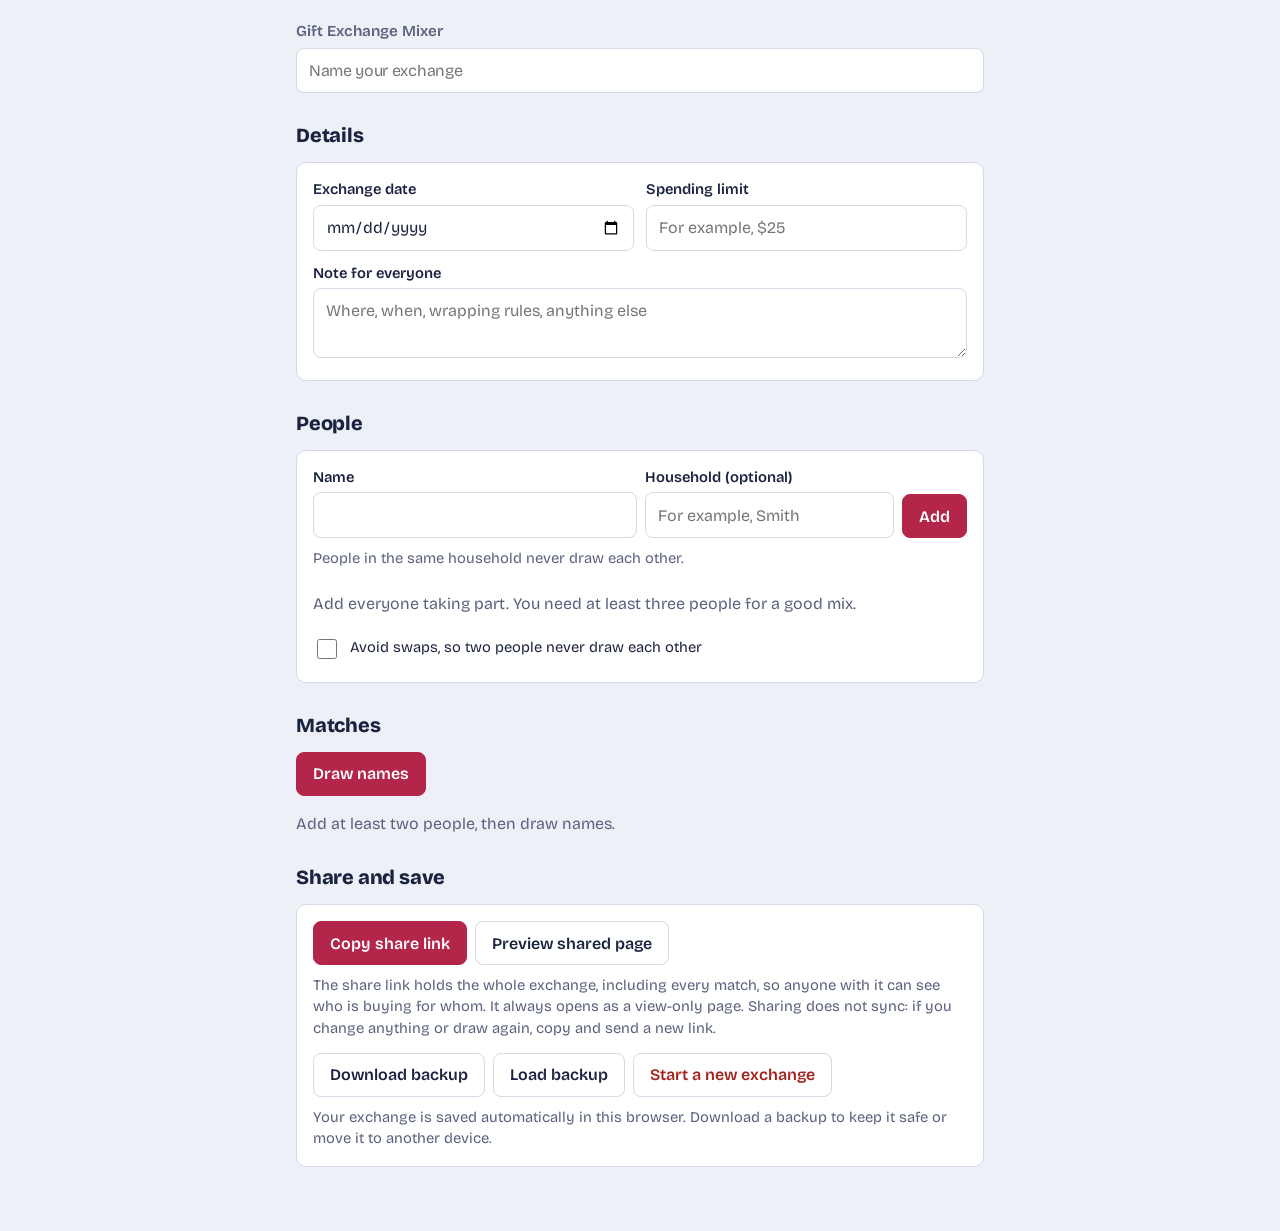
<file: GiftExchangeMixer/index.html>
<!doctype html>
<html lang="en">
<head>
<meta charset="utf-8">
<meta name="viewport" content="width=device-width, initial-scale=1, viewport-fit=cover">
<title>Gift Exchange Mixer</title>
<link rel="icon" href="data:image/svg+xml,<svg xmlns='http://www.w3.org/2000/svg' viewBox='0 0 100 100'><text y='.9em' font-size='90'>🎁</text></svg>">
<link rel="preconnect" href="https://fonts.googleapis.com">
<link rel="preconnect" href="https://fonts.gstatic.com" crossorigin>
<link href="https://fonts.googleapis.com/css2?family=Bricolage+Grotesque:opsz,wght@12..96,400;12..96,600;12..96,800&display=swap" rel="stylesheet">
<style>
:root {
  --bg: #edf1f7;
  --panel: #ffffff;
  --ink: #1b2340;
  --muted: #59617d;
  --line: #d3d9e6;
  --accent: #b3264a;
  --accent-ink: #ffffff;
  --danger: #a3221c;
  --radius: 10px;
  --font: "Bricolage Grotesque", system-ui, -apple-system, "Segoe UI", Roboto, sans-serif;
}
@media (prefers-color-scheme: dark) {
  :root {
    --bg: #121726;
    --panel: #1b2236;
    --ink: #e8ecf6;
    --muted: #a2abc4;
    --line: #2e3850;
    --accent: #ff7d9a;
    --accent-ink: #2a0712;
    --danger: #ff8a80;
  }
}
* { box-sizing: border-box; }
html { -webkit-text-size-adjust: 100%; }
body {
  margin: 0;
  background: var(--bg);
  color: var(--ink);
  font-family: var(--font);
  font-size: 16px;
  line-height: 1.45;
  padding-top: env(safe-area-inset-top, 0px);
  padding-bottom: env(safe-area-inset-bottom, 0px);
}
main { max-width: 720px; margin: 0 auto; padding: 20px 16px 64px; }
h1, h2 { margin: 0; font-weight: 800; letter-spacing: -0.01em; }
h2 { font-size: 1.25rem; margin-bottom: 12px; }
section { margin-top: 28px; }
.hidden { display: none !important; }
.app-name { font-size: 0.95rem; font-weight: 600; color: var(--muted); margin: 0 0 6px; }
.panel {
  background: var(--panel);
  border: 1px solid var(--line);
  border-radius: var(--radius);
  padding: 16px;
}
.note { color: var(--muted); font-size: 0.92rem; margin: 10px 0 0; }

/* inputs and buttons */
label { display: block; font-weight: 600; font-size: 0.92rem; margin-bottom: 4px; }
input[type=text], input[type=date], input[type=search], textarea {
  width: 100%;
  font: inherit;
  color: var(--ink);
  background: var(--panel);
  border: 1px solid var(--line);
  border-radius: 8px;
  padding: 10px 12px;
  min-height: 44px;
}
textarea { resize: vertical; min-height: 70px; }
input:focus-visible, textarea:focus-visible, button:focus-visible, summary:focus-visible {
  outline: 3px solid var(--accent);
  outline-offset: 2px;
}
.exchange-name {
  font-size: clamp(1.7rem, 6vw, 2.4rem);
  font-weight: 800;
  letter-spacing: -0.02em;
  padding: 6px 10px;
  border: 1px dashed transparent;
  background: transparent;
}
.exchange-name:hover, .exchange-name:focus { border-color: var(--line); background: var(--panel); }
.grid2 { display: grid; grid-template-columns: 1fr 1fr; gap: 12px; }
.field { margin-top: 12px; }
.field:first-child, .grid2 .field { margin-top: 0; }
.grid2 { align-items: end; }
input[type=text]:not(.exchange-name), input[type=date], input[type=search] { height: 46px; }
input[type=date] { -webkit-appearance: none; appearance: none; }
button {
  font: inherit;
  font-weight: 600;
  min-height: 44px;
  padding: 8px 16px;
  border-radius: 8px;
  border: 1px solid var(--line);
  background: var(--panel);
  color: var(--ink);
  cursor: pointer;
}
button.primary { background: var(--accent); color: var(--accent-ink); border-color: var(--accent); }
button.danger { color: var(--danger); }
button.link {
  border: 0; background: none; padding: 4px 6px; min-height: 36px;
  color: var(--accent); text-decoration: underline; text-underline-offset: 3px;
}
.row { display: flex; gap: 8px; flex-wrap: wrap; align-items: center; }
.check { display: flex; gap: 10px; align-items: flex-start; font-weight: 400; margin-top: 14px; }
.check input { width: 20px; height: 20px; margin-top: 2px; accent-color: var(--accent); }

/* people */
.add-form { display: grid; grid-template-columns: 1.3fr 1fr auto; gap: 8px; align-items: end; }
.people { list-style: none; margin: 14px 0 0; padding: 0; }
.people li {
  display: flex; align-items: center; gap: 8px;
  padding: 8px 0; border-top: 1px solid var(--line);
}
.people li:first-child { border-top: 0; }
.people .who { flex: 1; min-width: 0; display: flex; align-items: baseline; gap: 8px; white-space: nowrap; }
.people .pname { flex: none; max-width: 60%; overflow: hidden; text-overflow: ellipsis; }
.people .home { min-width: 0; overflow: hidden; text-overflow: ellipsis; }
.people li .link { padding: 4px; }
.people .pname { font-weight: 600; }
.people .home { color: var(--muted); font-size: 0.9rem; }
.count { color: var(--muted); font-weight: 400; font-size: 1rem; }
.sorter { display: flex; align-items: center; gap: 8px; margin-top: 14px; flex-wrap: wrap; }
.sorter-label { color: var(--muted); font-size: 0.92rem; }
.seg { display: inline-flex; border: 1px solid var(--line); border-radius: 8px; overflow: hidden; }
.seg button { border: 0; border-radius: 0; min-height: 36px; padding: 6px 14px; font-size: 0.92rem; }
.seg button + button { border-left: 1px solid var(--line); }
.seg button[aria-pressed="true"] { background: var(--accent); color: var(--accent-ink); }

/* matches table */
.match-wrap {
  background: var(--panel);
  border: 1px solid var(--line);
  border-radius: var(--radius);
  overflow-x: auto;
}
.matches { width: 100%; border-collapse: collapse; }
.matches th, .matches td { text-align: left; padding: 10px 14px; border-top: 1px solid var(--line); vertical-align: top; }
.matches thead th { border-top: 0; font-size: 0.92rem; color: var(--muted); font-weight: 600; background: var(--bg); }
.matches tbody tr:nth-child(even) td { background: color-mix(in srgb, var(--bg) 45%, var(--panel)); }
.matches td:first-child { font-weight: 600; width: 50%; }
.matches td:last-child { font-weight: 800; color: var(--accent); }
.empty { color: var(--muted); }

.pdf-row { margin-top: 14px; }

/* circle view */
.matches-bar { display: flex; gap: 8px; flex-wrap: wrap; align-items: center; margin-bottom: 14px; }
.matches-bar .mview { margin-left: auto; }
.v-mview-wrap { margin-bottom: 14px; display: flex; align-items: center; gap: 8px; }
.graph-wrap {
  background: var(--panel);
  border: 1px solid var(--line);
  border-radius: var(--radius);
  overflow-x: auto;
  padding: 6px 0 4px;
}
.graph-wrap svg { display: block; margin: 0 auto; }
.graph-caption { margin: 0; padding: 6px 14px 10px; min-height: 2.2em; text-align: center; }
.graph-caption .hint { color: var(--muted); font-size: 0.92rem; }
.edge { fill: none; stroke: var(--muted); stroke-width: 1.6; opacity: 0.8; }
.edge.out { stroke: var(--accent); stroke-width: 2.8; opacity: 1; }
.edge.in { stroke: var(--ink); stroke-width: 2.8; opacity: 1; }
.edge.dim { opacity: 0.12; }
.ah-base { fill: var(--muted); }
.ah-out { fill: var(--accent); }
.ah-in { fill: var(--ink); }
.node { cursor: pointer; outline: none; }
.node .hit { fill: transparent; }
.node .dot { fill: var(--panel); stroke: var(--ink); stroke-width: 2; }
.node.sel .dot { fill: var(--accent); stroke: var(--accent); }
.node:focus-visible .dot { stroke: var(--accent); stroke-width: 4; }
.node text { fill: var(--ink); font-family: var(--font); font-size: var(--gfs, 14px); font-weight: 600; }
.node text .hh { fill: var(--muted); font-weight: 400; }
.node.dim { opacity: 0.3; }

/* view mode */
.banner {
  background: var(--ink); color: var(--bg);
  border-radius: var(--radius);
  padding: 12px 16px;
  font-size: 0.95rem;
}
.banner strong { display: block; font-size: 1rem; }
.view-title { font-size: clamp(2rem, 8vw, 3rem); line-height: 1.05; letter-spacing: -0.03em; margin-top: 22px; }
.facts { margin: 14px 0 0; display: grid; grid-template-columns: auto 1fr; gap: 4px 14px; }
.facts dt { color: var(--muted); }
.facts dd { margin: 0; font-weight: 600; }
.view-note { white-space: pre-wrap; margin: 14px 0 0; }
.search { margin-bottom: 14px; }
footer.view-foot { margin-top: 36px; border-top: 1px solid var(--line); padding-top: 14px; }

/* toast */
.toast {
  position: fixed; left: 50%; bottom: calc(20px + env(safe-area-inset-bottom, 0px));
  transform: translateX(-50%);
  background: var(--ink); color: var(--bg);
  padding: 10px 16px; border-radius: 8px;
  max-width: calc(100% - 32px);
  box-shadow: 0 6px 24px rgba(0,0,0,.25);
}

@media (max-width: 540px) {
  .grid2 { grid-template-columns: 1fr; }
  .add-form { grid-template-columns: 1fr; }
  .add-form button { width: 100%; }
  .people .home-word { display: none; }
}
@media print {
  body { background: #fff; color: #000; }
  .banner, .search, footer.view-foot, .toast { display: none !important; }
  .match-wrap { border: 0; overflow: visible; }
  .matches th, .matches td { border: 1px solid #000; background: #fff !important; color: #000 !important; }
  .matches tr { break-inside: avoid; }
  .mview, .graph-caption .hint, .matches-bar button, .pdf-row { display: none !important; }
  .graph-wrap { border: 0; overflow: visible; }
}
@media (prefers-reduced-motion: no-preference) {
  .matches.fresh tbody tr { animation: drop 360ms ease-out both; }
  @keyframes drop { from { opacity: 0; transform: translateY(-8px); } to { opacity: 1; transform: none; } }
}
</style>
</head>
<body>

<!-- ============ EDIT MODE (organizer) ============ -->
<main id="edit" class="edit hidden">
  <p class="app-name">Gift Exchange Mixer</p>
  <label for="x-name" class="hidden">Exchange name</label>
  <input id="x-name" class="exchange-name" type="text" maxlength="80" placeholder="Name your exchange" autocomplete="off">

  <section aria-labelledby="h-details">
    <h2 id="h-details">Details</h2>
    <div class="panel">
      <div class="grid2">
        <div class="field">
          <label for="x-date">Exchange date</label>
          <input id="x-date" type="date">
        </div>
        <div class="field">
          <label for="x-budget">Spending limit</label>
          <input id="x-budget" type="text" maxlength="40" placeholder="For example, $25">
        </div>
      </div>
      <div class="field">
        <label for="x-note">Note for everyone</label>
        <textarea id="x-note" maxlength="500" placeholder="Where, when, wrapping rules, anything else"></textarea>
      </div>
    </div>
  </section>

  <section aria-labelledby="h-people">
    <h2 id="h-people">People <span class="count" id="people-count"></span></h2>
    <div class="panel">
      <div class="add-form">
        <div>
          <label for="p-name">Name</label>
          <input id="p-name" type="text" maxlength="40" autocomplete="off">
        </div>
        <div>
          <label for="p-home">Household (optional)</label>
          <input id="p-home" type="text" maxlength="40" list="homes" autocomplete="off" placeholder="For example, Smith">
          <datalist id="homes"></datalist>
        </div>
        <div class="row">
          <button class="primary" id="p-add">Add</button>
          <button id="p-cancel" class="hidden">Cancel</button>
        </div>
      </div>
      <p class="note">People in the same household never draw each other.</p>
      <div class="sorter" id="sorter">
        <span class="sorter-label" id="sort-label">Sort by</span>
        <div class="seg" role="group" aria-labelledby="sort-label">
          <button type="button" data-sort="name" aria-pressed="true">First name</button>
          <button type="button" data-sort="household" aria-pressed="false">Household</button>
        </div>
      </div>
      <ul class="people" id="people"></ul>
      <label class="check"><input type="checkbox" id="x-noswaps"> <span>Avoid swaps, so two people never draw each other</span></label>
    </div>
  </section>

  <section aria-labelledby="h-draw">
    <h2 id="h-draw">Matches</h2>
    <div class="matches-bar">
      <button class="primary" id="draw-btn">Draw names</button>
      <div class="seg mview" role="group" aria-label="Show matches as">
        <button type="button" data-mview="table" aria-pressed="true">Table</button>
        <button type="button" data-mview="circle" aria-pressed="false">Circle</button>
      </div>
    </div>
    <div id="draw-out"></div>
    <div class="row pdf-row hidden" id="pdf-row">
      <button data-pdf="save">Print to PDF</button>
      <button data-pdf="share">Share PDF</button>
    </div>
  </section>

  <section aria-labelledby="h-share">
    <h2 id="h-share">Share and save</h2>
    <div class="panel">
      <div class="row">
        <button class="primary" id="copy-link">Copy share link</button>
        <button id="preview-link">Preview shared page</button>
      </div>
      <p class="note">The share link holds the whole exchange, including every match, so anyone with it can see who is buying for whom. It always opens as a view-only page. Sharing does not sync: if you change anything or draw again, copy and send a new link.</p>
      <div class="row" style="margin-top:14px">
        <button id="export">Download backup</button>
        <button id="import-btn">Load backup</button>
        <input type="file" id="import-file" accept="application/json,.json" class="hidden">
        <button class="danger" id="reset">Start a new exchange</button>
      </div>
      <p class="note">Your exchange is saved automatically in this browser. Download a backup to keep it safe or move it to another device.</p>
    </div>
  </section>
</main>

<!-- ============ VIEW MODE (shared link) ============ -->
<main id="view" class="hidden">
  <div class="banner" role="note">
    <strong>View only</strong>
    This is a shared copy of the exchange. Only the organizer can make changes.
  </div>
  <h1 class="view-title" id="v-title"></h1>
  <dl class="facts" id="v-facts"></dl>
  <p class="view-note" id="v-note"></p>

  <section aria-labelledby="h-vmatch">
    <h2 id="h-vmatch">Who is buying for whom</h2>
    <div class="v-mview-wrap" id="v-mview-wrap">
      <span class="sorter-label">Show as</span>
      <div class="seg mview" role="group" aria-label="Show matches as">
        <button type="button" data-mview="table" aria-pressed="true">Table</button>
        <button type="button" data-mview="circle" aria-pressed="false">Circle</button>
      </div>
    </div>
    <div class="search" id="v-search-wrap">
      <label for="v-search">Find a name</label>
      <input id="v-search" type="search" autocomplete="off" placeholder="Start typing a name">
    </div>
    <div id="v-out"></div>
  </section>

  <footer class="view-foot row">
    <button id="v-print">Print</button>
    <button data-pdf="save" id="v-pdf-save">Print to PDF</button>
    <button data-pdf="share" id="v-pdf-share">Share PDF</button>
    <button class="link" id="v-copy">Make an editable copy</button>
  </footer>
</main>

<div class="toast hidden" id="toast" role="status" aria-live="polite"></div>

<script>
(function () {
  "use strict";

  var STORAGE_KEY = "giftmixer.v1";
  var HASH_PREFIX = "#g=";

  var state = loadLocal() || blank();
  var viewState = null;
  var editingId = null;
  var freshDraw = false;
  var MVIEW_KEY = "giftmixer.matchview";
  var matchView = "table";
  try { if (localStorage.getItem(MVIEW_KEY) === "circle") matchView = "circle"; } catch (e) {}
  var graphFocus = null;
  var graphSeq = 0;
  var SORT_KEY = "giftmixer.sort";
  var peopleSort = "name";
  try { if (localStorage.getItem(SORT_KEY) === "household") peopleSort = "household"; } catch (e) {}

  // Household order: households A to Z, people without one at the end, then first name.
  function byHousehold(a, b) {
    var ha = (a.household || "").trim(), hb = (b.household || "").trim();
    if (!ha !== !hb) return ha ? -1 : 1;
    return ha.localeCompare(hb, undefined, { sensitivity: "base" }) ||
      a.name.localeCompare(b.name, undefined, { sensitivity: "base" });
  }

  var $ = function (id) { return document.getElementById(id); };

  function blank() {
    return { name: "", date: "", budget: "", note: "", noSwaps: false, people: [], draw: null };
  }
  function uid() { return Math.random().toString(36).slice(2, 10); }
  function esc(s) {
    return String(s).replace(/[&<>"']/g, function (c) {
      return { "&": "&amp;", "<": "&lt;", ">": "&gt;", '"': "&quot;", "'": "&#39;" }[c];
    });
  }
  function homeKey(p) { return (p.household || "").trim().toLowerCase(); }
  function byId(s, id) { return s.people.find(function (p) { return p.id === id; }); }
  function byName(a, b) {
    return a.name.localeCompare(b.name, undefined, { sensitivity: "base" }) ||
      (a.household || "").localeCompare(b.household || "", undefined, { sensitivity: "base" });
  }
  // When two people share a first name, show the household too: "Penny (Gregg)".
  function displayName(s, p) {
    if (!p) return "Unknown";
    var key = p.name.toLowerCase();
    var shared = s.people.some(function (o) { return o.id !== p.id && o.name.toLowerCase() === key; });
    return shared && p.household ? p.name + " (" + p.household + ")" : p.name;
  }

  /* ---------- validation ---------- */

  function canGive(s, g, r, draw) {
    if (g.id === r.id) return false;
    var hg = homeKey(g), hr = homeKey(r);
    if (hg && hg === hr) return false;
    if (s.noSwaps && draw && draw[r.id] === g.id) return false;
    return true;
  }

  function drawIsValid(s, draw) {
    if (!draw || typeof draw !== "object") return false;
    if (s.people.length < 2) return false;
    var received = new Set();
    for (var i = 0; i < s.people.length; i++) {
      var g = s.people[i];
      var r = byId(s, draw[g.id]);
      if (!r || received.has(r.id)) return false;
      if (g.id === r.id || (homeKey(g) && homeKey(g) === homeKey(r))) return false;
      if (s.noSwaps && draw[r.id] === g.id) return false;
      received.add(r.id);
    }
    return Object.keys(draw).length === s.people.length;
  }

  function normalize(raw) {
    if (!raw || typeof raw !== "object" || !Array.isArray(raw.people)) return null;
    var people = [], seen = new Set();
    raw.people.forEach(function (p) {
      if (p && typeof p.id === "string" && !seen.has(p.id) && typeof p.name === "string" && p.name.trim()) {
        seen.add(p.id);
        people.push({
          id: p.id,
          name: p.name.trim().slice(0, 40),
          household: String(p.household || "").trim().slice(0, 40)
        });
      }
    });
    var s = {
      name: String(raw.name || "").slice(0, 80),
      date: /^\d{4}-\d{2}-\d{2}$/.test(raw.date || "") ? raw.date : "",
      budget: String(raw.budget || "").slice(0, 40),
      note: String(raw.note || "").slice(0, 500),
      noSwaps: !!raw.noSwaps,
      people: people,
      draw: null
    };
    if (raw.draw && typeof raw.draw === "object") {
      var d = {};
      Object.keys(raw.draw).forEach(function (k) { if (typeof raw.draw[k] === "string") d[k] = raw.draw[k]; });
      if (drawIsValid(s, d)) s.draw = d;
    }
    return s;
  }

  /* ---------- storage ---------- */

  function loadLocal() {
    try {
      var s = localStorage.getItem(STORAGE_KEY);
      return s ? normalize(JSON.parse(s)) : null;
    } catch (e) { return null; }
  }
  function saveLocal() {
    try { localStorage.setItem(STORAGE_KEY, JSON.stringify(state)); }
    catch (e) { toast("Could not save in this browser. Download a backup to be safe."); }
  }
  function isEmpty(s) { return !s.name && !s.date && !s.budget && !s.note && !s.people.length; }

  /* ---------- share link ---------- */

  function encodeState(s) {
    var bytes = new TextEncoder().encode(JSON.stringify(s));
    var bin = "";
    bytes.forEach(function (b) { bin += String.fromCharCode(b); });
    return btoa(bin).replace(/\+/g, "-").replace(/\//g, "_").replace(/=+$/, "");
  }
  function decodeState(str) {
    var b64 = str.replace(/-/g, "+").replace(/_/g, "/");
    while (b64.length % 4) b64 += "=";
    var bin = atob(b64);
    var bytes = new Uint8Array(bin.length);
    for (var i = 0; i < bin.length; i++) bytes[i] = bin.charCodeAt(i);
    return normalize(JSON.parse(new TextDecoder().decode(bytes)));
  }
  function shareUrl() {
    return location.origin + location.pathname + HASH_PREFIX + encodeState(state);
  }

  /* ---------- routing: a share link always opens view-only ---------- */

  function route() {
    graphFocus = null;
    if (location.hash.indexOf(HASH_PREFIX) === 0) {
      var shared = null;
      try { shared = decodeState(location.hash.slice(HASH_PREFIX.length)); } catch (e) { shared = null; }
      if (shared) {
        viewState = shared;
        $("edit").classList.add("hidden");
        $("view").classList.remove("hidden");
        $("v-search").value = "";
        renderView();
        return;
      }
      history.replaceState(null, "", location.pathname + location.search);
      toast("That share link could not be read. Ask the organizer to send it again.");
    }
    viewState = null;
    $("view").classList.add("hidden");
    $("edit").classList.remove("hidden");
    renderEdit();
  }

  /* ---------- the draw ---------- */

  function randInt(n) {
    if (window.crypto && crypto.getRandomValues) {
      var a = new Uint32Array(1);
      crypto.getRandomValues(a);
      return a[0] % n;
    }
    return Math.floor(Math.random() * n);
  }
  function shuffle(arr) {
    for (var i = arr.length - 1; i > 0; i--) {
      var j = randInt(i + 1), t = arr[i]; arr[i] = arr[j]; arr[j] = t;
    }
    return arr;
  }

  function makeDraw(s) {
    var people = shuffle(s.people.slice());
    if (people.length < 2) return null;
    var draw = {}, taken = new Set(), steps = 0;

    function solve() {
      if (++steps > 200000) return false;
      var best = null, bestOpts = null;
      for (var i = 0; i < people.length; i++) {
        var g = people[i];
        if (g.id in draw) continue;
        var opts = people.filter(function (r) { return !taken.has(r.id) && canGive(s, g, r, draw); });
        if (!opts.length) return false;
        if (!best || opts.length < bestOpts.length) { best = g; bestOpts = opts; }
      }
      if (!best) return true;
      shuffle(bestOpts);
      for (var k = 0; k < bestOpts.length; k++) {
        var r = bestOpts[k];
        draw[best.id] = r.id; taken.add(r.id);
        if (solve()) return true;
        delete draw[best.id]; taken.delete(r.id);
      }
      return false;
    }
    return solve() ? draw : null;
  }

  /* ---------- rendering ---------- */

  function matchesHtml(s, filter) {
    var q = (filter || "").trim().toLowerCase();
    var list = s.people.slice().sort(byName).filter(function (g) {
      if (!q) return true;
      var r = byId(s, s.draw[g.id]);
      return displayName(s, g).toLowerCase().indexOf(q) !== -1 || (r && displayName(s, r).toLowerCase().indexOf(q) !== -1);
    });
    if (!list.length) return '<p class="empty">No one on the list matches "' + esc(filter.trim()) + '".</p>';
    var rows = list.map(function (g, i) {
      var r = byId(s, s.draw[g.id]);
      return '<tr style="animation-delay:' + Math.min(i * 30, 600) + 'ms"><td>' + esc(displayName(s, g)) +
        '</td><td>' + esc(displayName(s, r)) + "</td></tr>";
    }).join("");
    return '<div class="match-wrap"><table class="matches' + (freshDraw ? " fresh" : "") + '">' +
      '<thead><tr><th scope="col">Name</th><th scope="col">Is buying for</th></tr></thead>' +
      "<tbody>" + rows + "</tbody></table></div>";
  }

  /* ---------- circle view ---------- */

  var FONT = '"Bricolage Grotesque", system-ui, -apple-system, "Segoe UI", Roboto, sans-serif';
  var measureCtx = document.createElement("canvas").getContext("2d");
  function textWidth(t, weight) {
    measureCtx.font = weight + " 14px " + FONT;
    return measureCtx.measureText(t).width;
  }

  // Walk each gift chain so people sit next to the person they buy for.
  function cycleOrder(s) {
    var seen = new Set(), order = [];
    s.people.slice().sort(byName).forEach(function (p) {
      var cur = p;
      while (cur && !seen.has(cur.id)) {
        seen.add(cur.id);
        order.push(cur);
        cur = byId(s, s.draw[cur.id]);
      }
    });
    return order;
  }

  function labelLines(s, p) {
    return displayName(s, p) !== p.name ? [p.name, "(" + p.household + ")"] : [p.name];
  }

  // Shared circle layout, used by the on-screen graph and the PDF.
  // measure(text, bold) returns a width in the same units as W.
  function graphLayout(s, W, baseFs, measure) {
    var order = cycleOrder(s), n = order.length;
    var fs = baseFs, lineH = Math.round(fs * 1.22), nodeR = fs * 0.5, gap = fs * 0.65, pad = 6;
    var maxW = 0, maxLines = 1;
    order.forEach(function (p) {
      var lines = labelLines(s, p);
      maxLines = Math.max(maxLines, lines.length);
      lines.forEach(function (t, i) { maxW = Math.max(maxW, measure(t, !i)); });
    });
    // When space is tight, shrink the labels (down to about 11px) so long names still fit.
    var rxMin = 70, room = W / 2 - nodeR - gap - pad - rxMin;
    if (maxW > room) {
      var nf = Math.max(baseFs * 0.78, baseFs * room / maxW);
      maxW = maxW * nf / fs;
      fs = nf;
      lineH = Math.round(fs * 1.22);
    }
    var blockH = maxLines * lineH;
    var rx = Math.max(rxMin, W / 2 - maxW - nodeR - gap - pad);
    var ry = W < 520 ? rx * 1.35 : rx;
    ry = Math.max(ry, n * (blockH + 4) / (2 * Math.PI));
    var vert = blockH + nodeR + gap + pad;
    var H = Math.round(2 * ry + 2 * vert);
    var cx = W / 2, cy = H / 2;

    var pos = {};
    order.forEach(function (p, i) {
      var a = -Math.PI / 2 + 2 * Math.PI * i / n;
      pos[p.id] = { x: cx + rx * Math.cos(a), y: cy + ry * Math.sin(a), c: Math.cos(a), s: Math.sin(a) };
    });

    var nodes = order.map(function (p) {
      var o = pos[p.id], lines = labelLines(s, p), off = nodeR + gap, anchor, x, y0;
      if (Math.abs(o.c) < 0.35) {
        anchor = "middle"; x = o.x;
        y0 = o.s < 0 ? o.y - off - (lines.length - 1) * lineH : o.y + off + fs * 0.8;
      } else {
        anchor = o.c > 0 ? "start" : "end";
        x = o.x + (o.c > 0 ? off : -off);
        y0 = o.y + fs * 0.35 - (lines.length - 1) * lineH / 2;
      }
      return {
        p: p, x: o.x, y: o.y, anchor: anchor, tx: x,
        lines: lines.map(function (t, i) { return { t: t, y: y0 + i * lineH, sub: i > 0 }; })
      };
    });

    var edges = order.map(function (g) {
      var r = byId(s, s.draw[g.id]);
      var a = pos[g.id], b = pos[r.id];
      var dx = b.x - a.x, dy = b.y - a.y, k = 0.16;
      var q = [(a.x + b.x) / 2 - dy * k, (a.y + b.y) / 2 + dx * k];
      function toward(pt, d) {
        var vx = q[0] - pt.x, vy = q[1] - pt.y, L = Math.hypot(vx, vy) || 1;
        return [pt.x + vx / L * d, pt.y + vy / L * d];
      }
      return { from: g.id, to: r.id, p0: toward(a, nodeR + 3), q: q, p1: toward(b, nodeR + 3) };
    });

    return { W: W, H: H, fs: fs, lineH: lineH, nodeR: nodeR, nodes: nodes, edges: edges };
  }

  function graphHtml(s, width, filter) {
    var W = Math.max(300, Math.min(width, 680));
    var L = graphLayout(s, W, 14, function (t, bold) { return textWidth(t, bold ? 600 : 400); });

    // Who is highlighted: a tapped name, or else whoever matches the search box.
    var q = (filter || "").trim().toLowerCase();
    var lit = null;
    if (graphFocus && byId(s, graphFocus)) lit = new Set([graphFocus]);
    else if (q) lit = new Set(s.people.filter(function (p) { return displayName(s, p).toLowerCase().indexOf(q) !== -1; }).map(function (p) { return p.id; }));

    var id = "g" + (++graphSeq);
    var defs = ["base", "out", "in"].map(function (k) {
      return '<marker id="' + id + "-" + k + '" viewBox="0 0 10 10" refX="9" refY="5" markerUnits="userSpaceOnUse" markerWidth="11" markerHeight="11" orient="auto">' +
        '<path class="ah-' + k + '" d="M0,0 L10,5 L0,10 z"/></marker>';
    }).join("");

    function f(v) { return v.toFixed(1); }
    var edges = L.edges.map(function (e) {
      var cls = "base";
      if (lit) cls = lit.has(e.from) ? "out" : lit.has(e.to) ? "in" : "dim";
      var marker = cls === "dim" ? "base" : cls;
      return { hot: cls === "out" || cls === "in", html: '<path class="edge ' + cls + '" marker-end="url(#' + id + "-" + marker + ')" d="M' +
        f(e.p0[0]) + "," + f(e.p0[1]) + " Q" + f(e.q[0]) + "," + f(e.q[1]) + " " + f(e.p1[0]) + "," + f(e.p1[1]) + '"/>' };
    });
    // Draw highlighted arrows last so they sit on top.
    edges.sort(function (x, y) { return (x.hot ? 1 : 0) - (y.hot ? 1 : 0); });

    var nodes = L.nodes.map(function (nd) {
      var p = nd.p, r = byId(s, s.draw[p.id]);
      var linked = lit && (lit.has(p.id) || lit.has(s.draw[p.id]) || Array.from(lit).some(function (lid) { return s.draw[lid] === p.id; }));
      var cls = "node" + (graphFocus === p.id ? " sel" : "") + (lit && !linked ? " dim" : "");
      var tspans = nd.lines.map(function (ln) {
        return '<tspan x="' + f(nd.tx) + '" y="' + f(ln.y) + '"' + (ln.sub ? ' class="hh"' : "") + ">" + esc(ln.t) + "</tspan>";
      }).join("");
      return '<g class="' + cls + '" data-node="' + p.id + '" tabindex="0" role="button" aria-pressed="' + (graphFocus === p.id) + '" aria-label="' +
        esc(displayName(s, p) + " is buying for " + displayName(s, r)) + '">' +
        '<circle class="hit" cx="' + f(nd.x) + '" cy="' + f(nd.y) + '" r="18"/>' +
        '<circle class="dot" cx="' + f(nd.x) + '" cy="' + f(nd.y) + '" r="' + L.nodeR + '"/>' +
        '<text text-anchor="' + nd.anchor + '">' + tspans + "</text></g>";
    }).join("");

    var caption;
    var focusP = graphFocus && byId(s, graphFocus);
    var one = focusP || (lit && lit.size === 1 ? byId(s, Array.from(lit)[0]) : null);
    if (one) {
      var buysFor = byId(s, s.draw[one.id]);
      var buyer = s.people.find(function (x) { return s.draw[x.id] === one.id; });
      caption = "<strong>" + esc(displayName(s, one)) + "</strong> is buying for <strong>" + esc(displayName(s, buysFor)) +
        "</strong>, and <strong>" + esc(displayName(s, buyer)) + "</strong> is buying for " + esc(displayName(s, one)) + ".";
    } else if (lit && !lit.size) {
      caption = '<span class="hint">No one on the list matches "' + esc(filter.trim()) + '".</span>';
    } else {
      caption = '<span class="hint">Each arrow points from a person to the one they are buying for. Tap a name to highlight it.</span>';
    }

    return '<div class="graph-wrap"><svg width="' + L.W + '" height="' + L.H + '" viewBox="0 0 ' + L.W + " " + L.H +
      '" style="--gfs:' + L.fs.toFixed(1) + 'px" role="group" aria-label="Matches arranged in a circle"><defs>' + defs + "</defs>" +
      edges.map(function (e) { return e.html; }).join("") + nodes + '</svg><p class="graph-caption" aria-live="polite">' + caption + "</p></div>";
  }

  function syncMviewButtons() {
    Array.prototype.forEach.call(document.querySelectorAll("[data-mview]"), function (b) {
      b.setAttribute("aria-pressed", String(b.getAttribute("data-mview") === matchView));
    });
  }

  function renderEditMatches() {
    var n = state.people.length, out = $("draw-out");
    document.querySelector(".matches-bar .mview").classList.toggle("hidden", !state.draw);
    $("pdf-row").classList.toggle("hidden", !state.draw);
    syncMviewButtons();
    if (!state.draw) {
      out.innerHTML = '<p class="empty">' + (n < 2 ? "Add at least two people, then draw names." : "Ready when you are. Draw names to make the matches.") + "</p>";
    } else if (matchView === "circle") {
      out.innerHTML = graphHtml(state, out.clientWidth, "");
    } else {
      out.innerHTML = matchesHtml(state, "");
    }
    freshDraw = false;
  }

  function renderEdit() {
    $("x-name").value = state.name;
    $("x-date").value = state.date;
    $("x-budget").value = state.budget;
    $("x-note").value = state.note;
    $("x-noswaps").checked = state.noSwaps;
    document.title = (state.name ? state.name + " | " : "") + "Gift Exchange Mixer";

    var n = state.people.length;
    $("people-count").textContent = n ? "(" + n + ")" : "";
    var people = state.people.slice().sort(peopleSort === "household" ? byHousehold : byName);
    $("sorter").classList.toggle("hidden", n < 2);
    Array.prototype.forEach.call(document.querySelectorAll("[data-sort]"), function (b) {
      b.setAttribute("aria-pressed", String(b.getAttribute("data-sort") === peopleSort));
    });
    $("people").innerHTML = n ? people.map(function (p) {
      return '<li><div class="who" title="' + esc(p.name + (p.household ? ", " + p.household + " household" : "")) + '"><span class="pname">' + esc(p.name) + '</span>' +
        (p.household ? '<span class="home">' + esc(p.household) + '<span class="home-word"> household</span></span>' : "") + '</div>' +
        '<button class="link" data-edit="' + p.id + '">Edit</button>' +
        '<button class="link" data-remove="' + p.id + '">Remove</button></li>';
    }).join("") : '<li class="empty">Add everyone taking part. You need at least three people for a good mix.</li>';

    var homes = Array.from(new Set(state.people.map(function (p) { return p.household; }).filter(Boolean))).sort();
    $("homes").innerHTML = homes.map(function (h) { return '<option value="' + esc(h) + '">'; }).join("");

    $("draw-btn").textContent = state.draw ? "Draw again" : "Draw names";
    $("draw-btn").disabled = n < 2;
    renderEditMatches();
  }

  function formatDate(iso) {
    var p = iso.split("-").map(Number);
    return new Date(p[0], p[1] - 1, p[2]).toLocaleDateString(undefined, { weekday: "long", month: "long", day: "numeric", year: "numeric" });
  }

  function renderView() {
    var s = viewState;
    $("v-title").textContent = s.name || "Gift exchange";
    document.title = (s.name || "Gift exchange") + " | View only";
    var facts = "";
    if (s.date) facts += "<dt>Date</dt><dd>" + esc(formatDate(s.date)) + "</dd>";
    if (s.budget) facts += "<dt>Spending limit</dt><dd>" + esc(s.budget) + "</dd>";
    facts += "<dt>People</dt><dd>" + s.people.length + "</dd>";
    $("v-facts").innerHTML = facts;
    $("v-note").textContent = s.note;
    $("v-note").classList.toggle("hidden", !s.note);
    $("v-search-wrap").classList.toggle("hidden", !s.draw);
    $("v-mview-wrap").classList.toggle("hidden", !s.draw);
    $("v-pdf-save").classList.toggle("hidden", !s.draw);
    $("v-pdf-share").classList.toggle("hidden", !s.draw);
    renderViewMatches();
  }

  function renderViewMatches() {
    var s = viewState;
    if (!s.draw) {
      $("v-out").innerHTML = '<p class="empty">Names have not been drawn yet. Once the organizer draws, they will send a new link.</p>' +
        (s.people.length ? '<p>Taking part: ' + s.people.slice().sort(byName).map(function (p) { return esc(displayName(s, p)); }).join(", ") + ".</p>" : "");
      return;
    }
    syncMviewButtons();
    $("v-out").innerHTML = matchView === "circle"
      ? graphHtml(s, $("v-out").clientWidth, $("v-search").value)
      : matchesHtml(s, $("v-search").value);
  }

  /* ---------- PDF of the match table ---------- */

  var JSPDF_URL = "https://cdnjs.cloudflare.com/ajax/libs/jspdf/2.5.1/jspdf.umd.min.js";
  var jspdfPromise = null;
  function loadJsPDF() {
    if (window.jspdf) return Promise.resolve(window.jspdf);
    if (!jspdfPromise) {
      jspdfPromise = new Promise(function (resolve, reject) {
        var sc = document.createElement("script");
        sc.src = JSPDF_URL;
        sc.onload = function () { window.jspdf ? resolve(window.jspdf) : reject(new Error("jsPDF missing")); };
        sc.onerror = function () { jspdfPromise = null; sc.remove(); reject(new Error("load failed")); };
        document.head.appendChild(sc);
      });
    }
    return jspdfPromise;
  }

  function pdfFileName(s) {
    var slug = (s.name || "gift-exchange").toLowerCase().replace(/[^a-z0-9]+/g, "-").replace(/^-|-$/g, "") || "gift-exchange";
    return slug + "-matches.pdf";
  }

  function buildPdf(lib, s) {
    var doc = new lib.jsPDF({ unit: "pt", format: "letter" });
    var pageW = doc.internal.pageSize.getWidth(), pageH = doc.internal.pageSize.getHeight();
    var m = 54, tableW = pageW - 2 * m, colW = tableW / 2, padX = 10, padY = 7, fs = 12, lh = fs * 1.25;
    var y = m;

    function ensure(h) { if (y + h > pageH - m) { doc.addPage(); y = m; return true; } return false; }

    // Title
    doc.setFont("helvetica", "bold");
    doc.setFontSize(22);
    var title = doc.splitTextToSize(s.name || "Gift exchange", tableW);
    doc.text(title, m, y + 18, { lineHeightFactor: 1.2 });
    y += 18 + (title.length - 1) * 26 + 22;

    // Details
    function sectionHeading(t) {
      doc.setFont("helvetica", "bold");
      doc.setFontSize(15);
      doc.setTextColor(0);
      doc.text(t, m, y + 12);
      y += 24;
    }
    sectionHeading("Details");
    var labelW = 100;
    var details = [];
    if (s.date) details.push(["Date", formatDate(s.date)]);
    if (s.budget) details.push(["Spending limit", s.budget]);
    details.push(["People", String(s.people.length)]);
    doc.setFontSize(11.5);
    details.forEach(function (d) {
      doc.setFont("helvetica", "normal"); doc.setTextColor(90);
      doc.text(d[0], m, y + 11);
      doc.setFont("helvetica", "bold"); doc.setTextColor(0);
      var v = doc.splitTextToSize(d[1], tableW - labelW);
      doc.text(v, m + labelW, y + 11, { lineHeightFactor: 1.3 });
      y += v.length * 15 + 3;
    });
    if (s.note && s.note.trim()) {
      y += 6;
      doc.setFont("helvetica", "normal"); doc.setTextColor(90);
      doc.text("Note", m, y + 11);
      doc.setTextColor(0);
      var noteLines = [];
      s.note.split(/\r?\n/).forEach(function (para) {
        noteLines = noteLines.concat(para.trim() ? doc.splitTextToSize(para, tableW - labelW) : [""]);
      });
      noteLines.forEach(function (ln, i) {
        if (i && ensure(15)) { /* note continues on the next page */ }
        doc.text(ln, m + labelW, y + 11);
        y += 15;
      });
    }
    y += 22;

    // Match table
    ensure(80);
    sectionHeading("Who is buying for whom");
    function header() {
      var h = lh + 2 * padY;
      doc.setFillColor(225, 230, 240);
      doc.setDrawColor(150);
      doc.rect(m, y, tableW, h, "FD");
      doc.line(m + colW, y, m + colW, y + h);
      doc.setFont("helvetica", "bold");
      doc.setFontSize(fs);
      doc.setTextColor(0);
      doc.text("Name", m + padX, y + padY + fs * 0.9);
      doc.text("Is buying for", m + colW + padX, y + padY + fs * 0.9);
      y += h;
    }
    header();
    s.people.slice().sort(byName).forEach(function (g, i) {
      var r = byId(s, s.draw[g.id]);
      doc.setFontSize(fs);
      doc.setFont("helvetica", "normal");
      var a = doc.splitTextToSize(displayName(s, g), colW - 2 * padX);
      doc.setFont("helvetica", "bold");
      var b = doc.splitTextToSize(displayName(s, r), colW - 2 * padX);
      var h = Math.max(a.length, b.length) * lh + 2 * padY;
      if (ensure(h)) header();
      if (i % 2) { doc.setFillColor(244, 246, 250); doc.rect(m, y, tableW, h, "F"); }
      doc.setDrawColor(150);
      doc.rect(m, y, tableW, h);
      doc.line(m + colW, y, m + colW, y + h);
      doc.setFont("helvetica", "normal");
      doc.text(a, m + padX, y + padY + fs * 0.9, { lineHeightFactor: 1.25 });
      doc.setFont("helvetica", "bold");
      doc.text(b, m + colW + padX, y + padY + fs * 0.9, { lineHeightFactor: 1.25 });
      y += h;
    });

    // Last page: the circle view
    doc.addPage();
    y = m;
    sectionHeading("Gift circle");
    doc.setFont("helvetica", "normal"); doc.setFontSize(11); doc.setTextColor(90);
    doc.text("Each arrow points from a person to the one they are buying for.", m, y + 4);
    doc.setTextColor(0);
    y += 22;

    var baseFs = 11;
    var L = graphLayout(s, tableW, baseFs, function (t, bold) {
      doc.setFont("helvetica", bold ? "bold" : "normal");
      doc.setFontSize(baseFs);
      return doc.getTextWidth(t);
    });
    var availH = pageH - m - y;
    var sc = Math.min(1, availH / L.H);
    var ox = m + (tableW - L.W * sc) / 2, oy = y;
    function X(v) { return ox + v * sc; }
    function Y(v) { return oy + v * sc; }

    doc.setDrawColor(110);
    doc.setFillColor(110);
    doc.setLineWidth(1.1);
    L.edges.forEach(function (e) {
      var p0 = [X(e.p0[0]), Y(e.p0[1])], q = [X(e.q[0]), Y(e.q[1])], p1 = [X(e.p1[0]), Y(e.p1[1])];
      // Stop the line at the arrowhead's base, then draw the head.
      var tx = p1[0] - q[0], ty = p1[1] - q[1], tl = Math.hypot(tx, ty) || 1;
      tx /= tl; ty /= tl;
      var head = 8 * Math.max(sc, 0.6), base = [p1[0] - tx * head, p1[1] - ty * head];
      var c1 = [p0[0] + 2 / 3 * (q[0] - p0[0]), p0[1] + 2 / 3 * (q[1] - p0[1])];
      var c2 = [base[0] + 2 / 3 * (q[0] - base[0]), base[1] + 2 / 3 * (q[1] - base[1])];
      doc.lines([[c1[0] - p0[0], c1[1] - p0[1], c2[0] - p0[0], c2[1] - p0[1], base[0] - p0[0], base[1] - p0[1]]], p0[0], p0[1], [1, 1], "S");
      var w = head * 0.45;
      doc.triangle(p1[0], p1[1], base[0] - ty * w, base[1] + tx * w, base[0] + ty * w, base[1] - tx * w, "F");
    });

    doc.setDrawColor(0);
    doc.setFillColor(255, 255, 255);
    doc.setLineWidth(1.4);
    var fsz = L.fs * sc;
    L.nodes.forEach(function (nd) {
      doc.setFillColor(255, 255, 255);
      doc.setDrawColor(0);
      doc.circle(X(nd.x), Y(nd.y), L.nodeR * sc, "FD");
      var align = nd.anchor === "middle" ? "center" : nd.anchor === "end" ? "right" : "left";
      nd.lines.forEach(function (ln) {
        doc.setFont("helvetica", ln.sub ? "normal" : "bold");
        doc.setFontSize(fsz);
        doc.setTextColor(ln.sub ? 90 : 0);
        doc.text(ln.t, X(nd.tx), Y(ln.y), { align: align });
      });
    });
    doc.setTextColor(0);
    return doc;
  }

  function currentExchange() { return viewState || state; }

  function savePdf(lib) {
    var s = currentExchange();
    buildPdf(lib, s).save(pdfFileName(s));
    toast("PDF saved.");
  }

  function sharePdf(lib) {
    var s = currentExchange();
    var name = pdfFileName(s);
    var blob = buildPdf(lib, s).output("blob");
    var file = null;
    try { file = new File([blob], name, { type: "application/pdf" }); } catch (e) { file = null; }
    if (file && navigator.canShare && navigator.canShare({ files: [file] })) {
      navigator.share({ files: [file], title: (s.name || "Gift exchange") + " matches" }).catch(function (err) {
        if (err && err.name === "AbortError") return;
        buildPdf(lib, s).save(name);
        toast("Sharing did not work here, so the PDF was saved instead.");
      });
    } else {
      buildPdf(lib, s).save(name);
      toast("This browser cannot share files, so the PDF was saved instead. You can attach it from your downloads.");
    }
  }

  document.addEventListener("click", function (ev) {
    var b = ev.target.closest("[data-pdf]");
    if (!b) return;
    var s = currentExchange();
    if (!s.draw) { toast("Draw names first."); return; }
    var act = b.getAttribute("data-pdf") === "share" ? sharePdf : savePdf;
    // Run right away when the library is ready, so sharing keeps the tap that started it.
    if (window.jspdf) { act(window.jspdf); return; }
    toast("Preparing the PDF...");
    loadJsPDF().then(act, function () {
      toast("Could not load the PDF maker. Check your connection and try again.");
    });
  });

  function rerenderMatches() {
    if (viewState) renderViewMatches(); else renderEditMatches();
  }

  var toastTimer = null;
  function toast(msg) {
    var t = $("toast");
    t.textContent = msg;
    t.classList.remove("hidden");
    clearTimeout(toastTimer);
    toastTimer = setTimeout(function () { t.classList.add("hidden"); }, 3800);
  }

  /* ---------- edit-mode events ---------- */

  ["name", "date", "budget", "note"].forEach(function (key) {
    $("x-" + key).addEventListener("input", function (ev) {
      state[key] = ev.target.value;
      if (key === "name") document.title = (state.name ? state.name + " | " : "") + "Gift Exchange Mixer";
      saveLocal();
    });
  });

  $("x-noswaps").addEventListener("change", function (ev) {
    state.noSwaps = ev.target.checked;
    if (state.draw && !drawIsValid(state, state.draw)) {
      state.draw = null;
      toast("The draw was cleared because it had swaps. Draw names again.");
    }
    saveLocal();
    renderEdit();
  });

  function clearForm() {
    editingId = null;
    $("p-name").value = "";
    $("p-home").value = "";
    $("p-add").textContent = "Add";
    $("p-cancel").classList.add("hidden");
  }

  function submitPerson() {
    var name = $("p-name").value.trim().slice(0, 40);
    var home = $("p-home").value.trim().slice(0, 40);
    if (!name) { toast("Type a name first."); $("p-name").focus(); return; }
    var sameName = state.people.filter(function (p) {
      return p.id !== editingId && p.name.toLowerCase() === name.toLowerCase();
    });
    if (sameName.length) {
      var homeLc = home.toLowerCase();
      var sameHome = sameName.find(function (p) { return p.household.toLowerCase() === homeLc; });
      if (home && sameHome) {
        toast("There is already a " + name + " in the " + sameHome.household + " household. Add a last initial to tell them apart.");
        return;
      }
      if (!home) {
        toast("There is already a " + name + " on the list. Give this " + name + " a household so everyone can tell them apart.");
        $("p-home").focus();
        return;
      }
      var noHome = sameName.find(function (p) { return !p.household; });
      if (noHome) {
        toast("The other " + name + " has no household yet. Edit that " + name + " and add one first, so everyone can tell them apart.");
        return;
      }
    }

    if (editingId) {
      var p = byId(state, editingId);
      if (p) { p.name = name; p.household = home; }
      if (state.draw && !drawIsValid(state, state.draw)) {
        state.draw = null;
        toast("The draw was cleared because two people in the same household were matched. Draw names again.");
      }
    } else {
      if (state.draw && !confirm("Adding someone clears the current draw. Continue?")) return;
      state.people.push({ id: uid(), name: name, household: home });
      if (state.draw) { state.draw = null; toast("Draw cleared. Draw names again when everyone is added."); }
    }
    clearForm();
    saveLocal();
    renderEdit();
    $("p-name").focus();
  }

  $("sorter").addEventListener("click", function (ev) {
    var b = ev.target.closest("[data-sort]");
    if (!b) return;
    peopleSort = b.getAttribute("data-sort");
    try { localStorage.setItem(SORT_KEY, peopleSort); } catch (e) {}
    renderEdit();
  });

  $("p-add").addEventListener("click", submitPerson);
  ["p-name", "p-home"].forEach(function (id) {
    $(id).addEventListener("keydown", function (ev) { if (ev.key === "Enter") { ev.preventDefault(); submitPerson(); } });
  });
  $("p-cancel").addEventListener("click", clearForm);

  $("people").addEventListener("click", function (ev) {
    var ed = ev.target.closest("[data-edit]");
    var rm = ev.target.closest("[data-remove]");
    if (ed) {
      var p = byId(state, ed.getAttribute("data-edit"));
      if (!p) return;
      editingId = p.id;
      $("p-name").value = p.name;
      $("p-home").value = p.household;
      $("p-add").textContent = "Save changes";
      $("p-cancel").classList.remove("hidden");
      $("p-name").focus();
    } else if (rm) {
      var target = byId(state, rm.getAttribute("data-remove"));
      if (!target) return;
      var msg = "Remove " + target.name + "?" + (state.draw ? " This also clears the current draw." : "");
      if (!confirm(msg)) return;
      state.people = state.people.filter(function (x) { return x.id !== target.id; });
      if (editingId === target.id) clearForm();
      state.draw = null;
      saveLocal();
      renderEdit();
    }
  });

  $("draw-btn").addEventListener("click", function () {
    if (state.draw && !confirm("Draw again? Everyone gets a new match, and any link you already sent will show the old matches.")) return;
    var d = makeDraw(state);
    if (!d) {
      toast("No draw is possible with these rules. Spread people across more households or turn off Avoid swaps.");
      return;
    }
    state.draw = d;
    loadJsPDF().catch(function () {});
    freshDraw = true;
    graphFocus = null;
    saveLocal();
    renderEdit();
    toast("Names drawn. Copy the share link to send it out.");
  });

  $("copy-link").addEventListener("click", function () {
    if (!state.people.length) { toast("Add people before sharing."); return; }
    if (!state.draw && !confirm("Names have not been drawn yet. Share the list anyway?")) return;
    var url = shareUrl();
    if (navigator.clipboard && navigator.clipboard.writeText) {
      navigator.clipboard.writeText(url).then(
        function () { toast("Share link copied."); },
        function () { window.prompt("Copy this link:", url); }
      );
    } else {
      window.prompt("Copy this link:", url);
    }
  });

  $("preview-link").addEventListener("click", function () {
    window.open(shareUrl(), "_blank", "noopener");
  });

  $("export").addEventListener("click", function () {
    var slug = (state.name || "gift-exchange").toLowerCase().replace(/[^a-z0-9]+/g, "-").replace(/^-|-$/g, "") || "gift-exchange";
    var blob = new Blob([JSON.stringify(state, null, 2)], { type: "application/json" });
    var a = document.createElement("a");
    a.href = URL.createObjectURL(blob);
    a.download = slug + ".json";
    document.body.appendChild(a);
    a.click();
    a.remove();
    setTimeout(function () { URL.revokeObjectURL(a.href); }, 1000);
    toast("Backup downloaded.");
  });

  $("import-btn").addEventListener("click", function () { $("import-file").click(); });
  $("import-file").addEventListener("change", function (ev) {
    var file = ev.target.files && ev.target.files[0];
    ev.target.value = "";
    if (!file) return;
    var reader = new FileReader();
    reader.onload = function () {
      var data = null;
      try { data = normalize(JSON.parse(reader.result)); } catch (e) { data = null; }
      if (!data) { toast("That file is not a gift exchange backup."); return; }
      if (!isEmpty(state) && !confirm("Loading this backup replaces the exchange in this browser. Continue?")) return;
      state = data;
      clearForm();
      saveLocal();
      renderEdit();
      toast("Backup loaded.");
    };
    reader.readAsText(file);
  });

  $("reset").addEventListener("click", function () {
    if (!confirm("Start a new exchange? This clears everything in this browser. Download a backup first if you want to keep it.")) return;
    state = blank();
    clearForm();
    saveLocal();
    renderEdit();
  });

  /* ---------- view-mode events ---------- */

  $("v-search").addEventListener("input", function () { graphFocus = null; renderViewMatches(); });

  /* ---------- table or circle, shared by both pages ---------- */

  document.addEventListener("click", function (ev) {
    var b = ev.target.closest("[data-mview]");
    if (b) {
      matchView = b.getAttribute("data-mview");
      graphFocus = null;
      try { localStorage.setItem(MVIEW_KEY, matchView); } catch (e) {}
      rerenderMatches();
      return;
    }
    var node = ev.target.closest("[data-node]");
    if (node) {
      var nid = node.getAttribute("data-node");
      graphFocus = graphFocus === nid ? null : nid;
      rerenderMatches();
      var again = document.querySelector('#' + (viewState ? "v-out" : "draw-out") + ' [data-node="' + nid + '"]');
      if (again) again.focus();
    } else if (graphFocus && ev.target.closest(".graph-wrap")) {
      graphFocus = null;
      rerenderMatches();
    }
  });
  document.addEventListener("keydown", function (ev) {
    var node = ev.target.closest && ev.target.closest("[data-node]");
    if (node && (ev.key === "Enter" || ev.key === " ")) { ev.preventDefault(); node.dispatchEvent(new MouseEvent("click", { bubbles: true })); }
  });

  var resizeTimer = null, lastWidth = window.innerWidth;
  window.addEventListener("resize", function () {
    if (window.innerWidth === lastWidth || matchView !== "circle") return;
    lastWidth = window.innerWidth;
    clearTimeout(resizeTimer);
    resizeTimer = setTimeout(rerenderMatches, 150);
  });
  if (document.fonts && document.fonts.ready) {
    document.fonts.ready.then(function () { if (matchView === "circle") rerenderMatches(); });
  }
  $("v-print").addEventListener("click", function () { window.print(); });
  $("v-copy").addEventListener("click", function () {
    if (!viewState) return;
    var msg = isEmpty(state)
      ? "Make an editable copy in this browser? Your changes will not reach anyone else unless you send a new link."
      : "Make an editable copy? This replaces the exchange already saved in this browser, and your changes will not reach anyone else unless you send a new link.";
    if (!confirm(msg)) return;
    state = viewState;
    saveLocal();
    clearForm();
    history.replaceState(null, "", location.pathname + location.search);
    route();
    toast("Editable copy saved in this browser.");
  });

  window.addEventListener("hashchange", route);
  route();
  if ((viewState || state).draw) loadJsPDF().catch(function () {});
})();
</script>
</body>
</html>
</file>
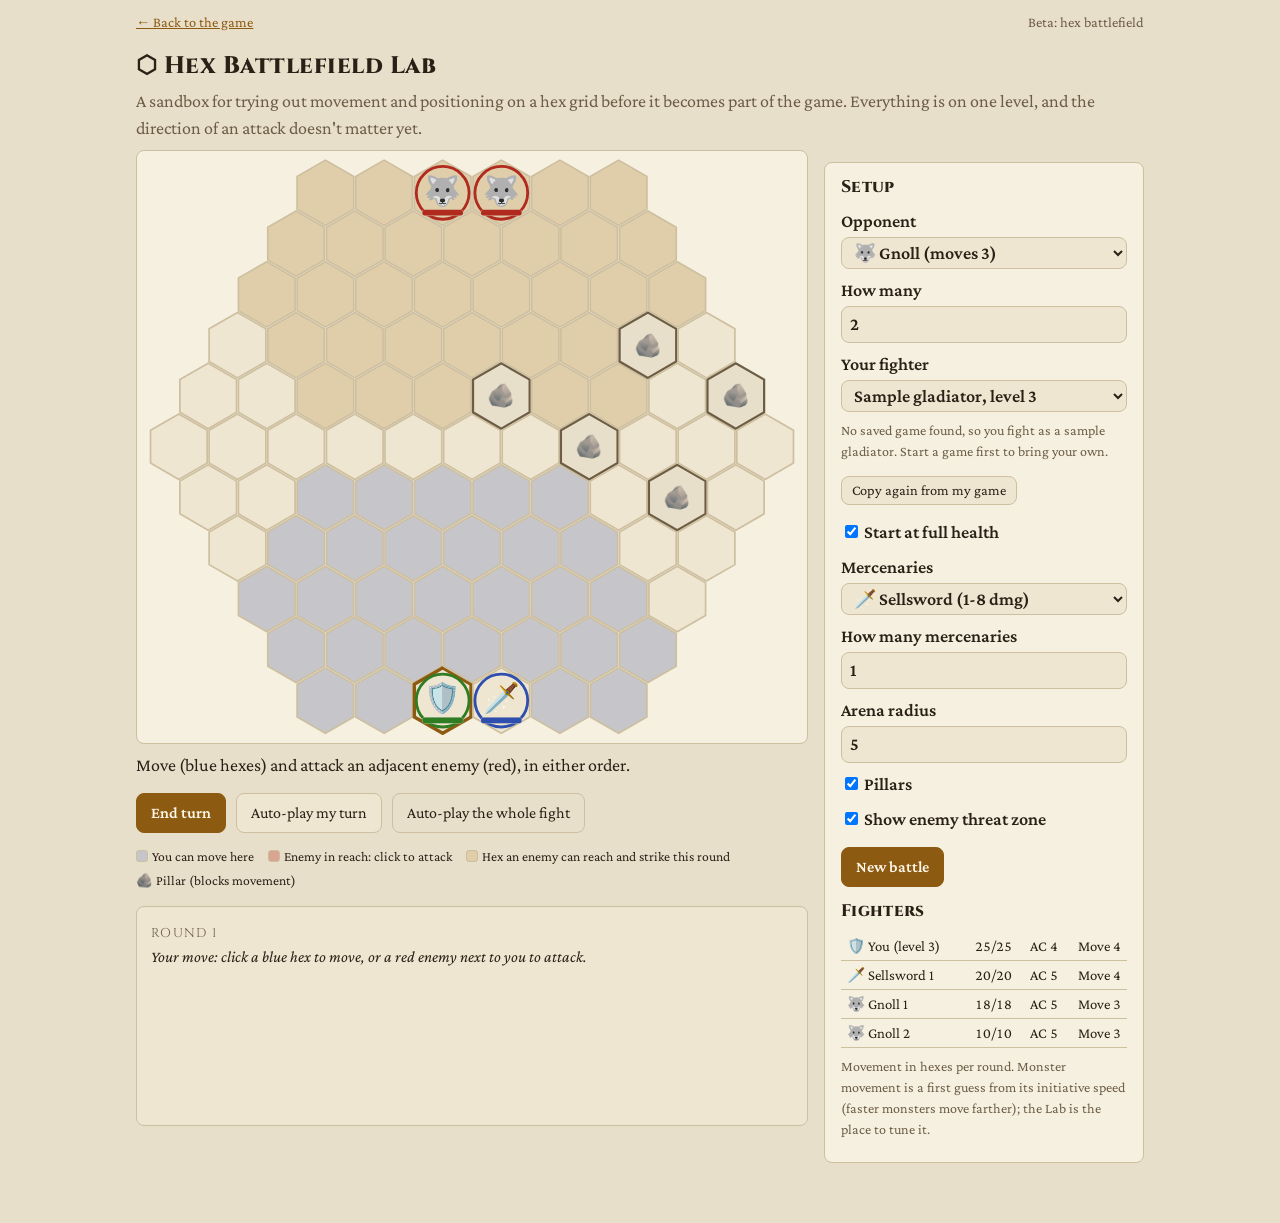
<file: BattleringsOfDimholt/lab/index.html>
<!doctype html>
<html lang="en">
<head>
<meta charset="utf-8">
<meta name="viewport" content="width=device-width, initial-scale=1">
<title>Hex Battlefield Lab</title>
<meta name="description" content="A sandbox for trying hex-grid movement and positioning for The Battlerings of Dimholt.">
<link rel="icon" href="data:image/svg+xml,<svg xmlns=%22http://www.w3.org/2000/svg%22 viewBox=%220 0 100 100%22><text y=%22.9em%22 font-size=%2290%22>⬡</text></svg>">
<link rel="preconnect" href="https://fonts.googleapis.com">
<link rel="preconnect" href="https://fonts.gstatic.com" crossorigin>
<link href="https://fonts.googleapis.com/css2?family=Cinzel:wght@600;800&family=Crimson+Pro:ital,wght@0,400;0,600;1,400&display=swap" rel="stylesheet">
<link rel="stylesheet" href="../css/game.css">
<style>
  .lab { display: grid; grid-template-columns: minmax(0, 1fr) 320px; gap: 16px; align-items: start; }
  @media (max-width: 900px) { .lab { grid-template-columns: 1fr; } }
  .board-wrap { background: var(--panel); border: 1px solid var(--line); border-radius: var(--radius); padding: 8px; }
  #board { width: 100%; height: auto; display: block; touch-action: manipulation; }
  .cell { fill: var(--panel-2); stroke: var(--line); stroke-width: 1.5; }
  .cell:hover { stroke: var(--accent); }
  .cell.pillar { fill: var(--bg); stroke: var(--muted); stroke-width: 2; }
  .pillar-mark { font-size: 20px; text-anchor: middle; dominant-baseline: central; pointer-events: none; opacity: 0.85; }
  .cell.reach { fill: color-mix(in srgb, var(--magic) 22%, var(--panel-2)); cursor: pointer; }
  .cell.path { fill: color-mix(in srgb, var(--magic) 45%, var(--panel-2)); }
  .cell.attackable { fill: color-mix(in srgb, var(--bad) 35%, var(--panel-2)); cursor: crosshair; }
  .cell.selected { stroke: var(--accent); stroke-width: 3; }
  .cell.threat { fill: color-mix(in srgb, var(--warn) 18%, var(--panel-2)); }
  .unit { font-size: 26px; text-anchor: middle; dominant-baseline: central; pointer-events: none; user-select: none; }
  .label { font: 600 10px var(--font); fill: var(--ink); text-anchor: middle; pointer-events: none; }
  .hpbg { fill: var(--panel); stroke: var(--line); stroke-width: 0.5; }
  .hp.you { fill: var(--good); } .hp.ally { fill: var(--magic); } .hp.enemy { fill: var(--bad); }
  .ring { fill: none; stroke-width: 2.5; pointer-events: none; }
  .ring.you { stroke: var(--good); } .ring.ally { stroke: var(--magic); } .ring.enemy { stroke: var(--bad); }
  .controls label { display: grid; gap: 2px; font-weight: 600; margin: 8px 0; }
  .controls select, .controls input { font: inherit; padding: 4px 8px; border-radius: var(--radius); border: 1px solid var(--line); background: var(--panel-2); color: var(--ink); }
  .roster { font-size: 0.92rem; }
  .roster td, .roster th { padding: 3px 6px; }
  .log { height: 220px; }
  .hint { min-height: 1.5em; }
  .legend { display: flex; flex-wrap: wrap; gap: 4px 14px; font-size: 0.85rem; }
  .swatch { display: inline-block; width: 12px; height: 12px; border-radius: 3px; vertical-align: -1px; margin-right: 4px; border: 1px solid var(--line); }
</style>
</head>
<body>
<div class="app">
  <header class="topbar">
    <a href="../">← Back to the game</a>
    <span class="version">Beta: hex battlefield</span>
  </header>
  <h2>⬡ Hex Battlefield Lab</h2>
  <p class="muted">A sandbox for trying out movement and positioning on a hex grid before it becomes part of the game.
    Everything is on one level, and the direction of an attack doesn't matter yet.</p>
  <div class="lab">
    <div>
      <div class="board-wrap"><svg id="board" role="img" aria-label="Battlefield"></svg></div>
      <p class="hint" id="hint"></p>
      <div class="row">
        <button type="button" id="end" class="primary">End turn</button>
        <button type="button" id="auto">Auto-play my turn</button>
        <button type="button" id="watch" class="ghost">Auto-play the whole fight</button>
      </div>
      <div class="legend">
        <span><span class="swatch" style="background:color-mix(in srgb, var(--magic) 22%, var(--panel-2))"></span>You can move here</span>
        <span><span class="swatch" style="background:color-mix(in srgb, var(--bad) 35%, var(--panel-2))"></span>Enemy in reach: click to attack</span>
        <span><span class="swatch" style="background:color-mix(in srgb, var(--warn) 18%, var(--panel-2))"></span>Hex an enemy can reach and strike this round</span>
        <span>🪨 Pillar (blocks movement)</span>
      </div>
      <ol class="log" id="log" aria-live="polite"></ol>
    </div>
    <aside class="panel controls">
      <h3>Setup</h3>
      <label>Opponent <select id="monster"></select></label>
      <label>How many <input id="count" type="number" min="1" max="8" value="2"></label>
      <label>Your fighter <select id="level"></select></label>
      <p class="muted small" id="copyInfo"></p>
      <div class="row"><button type="button" id="recopy" class="small">Copy again from my game</button></div>
      <label><span><input id="fullHealth" type="checkbox" checked> Start at full health</span></label>
      <label>Mercenaries <select id="merc"></select></label>
      <label>How many mercenaries <input id="mercCount" type="number" min="0" max="6" value="1"></label>
      <label>Arena radius <input id="radius" type="number" min="3" max="9" value="5"></label>
      <label><span><input id="pillars" type="checkbox" checked> Pillars</span></label>
      <label><span><input id="threat" type="checkbox" checked> Show enemy threat zone</span></label>
      <div class="row"><button type="button" id="reset" class="primary">New battle</button></div>
      <h3>Fighters</h3>
      <div class="table-wrap"><table class="roster" id="roster"></table></div>
      <p class="muted small">Movement in hexes per round. Monster movement is a first guess from its initiative speed
        (faster monsters move farther); the Lab is the place to tune it.</p>
    </aside>
  </div>
</div>
<script type="module" src="../js/lab/hexlab.js"></script>
</body>
</html>
</file>
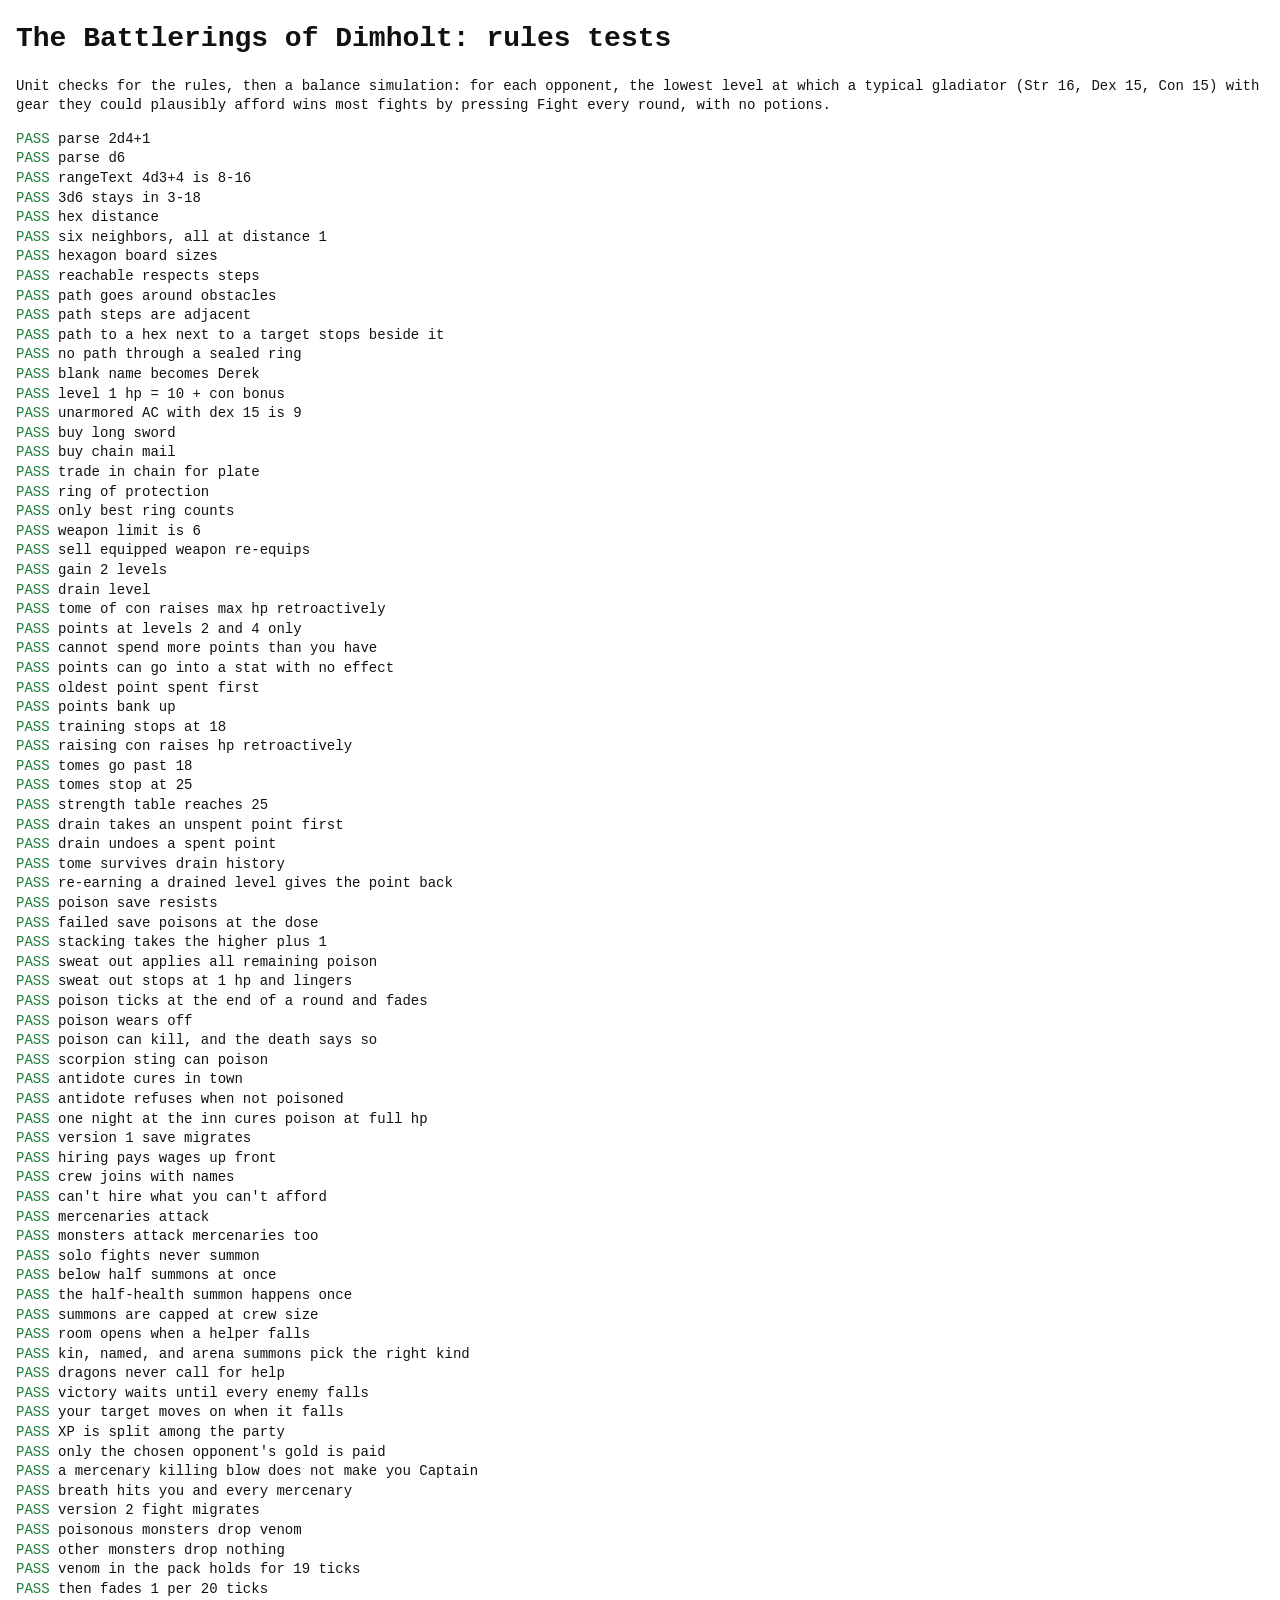
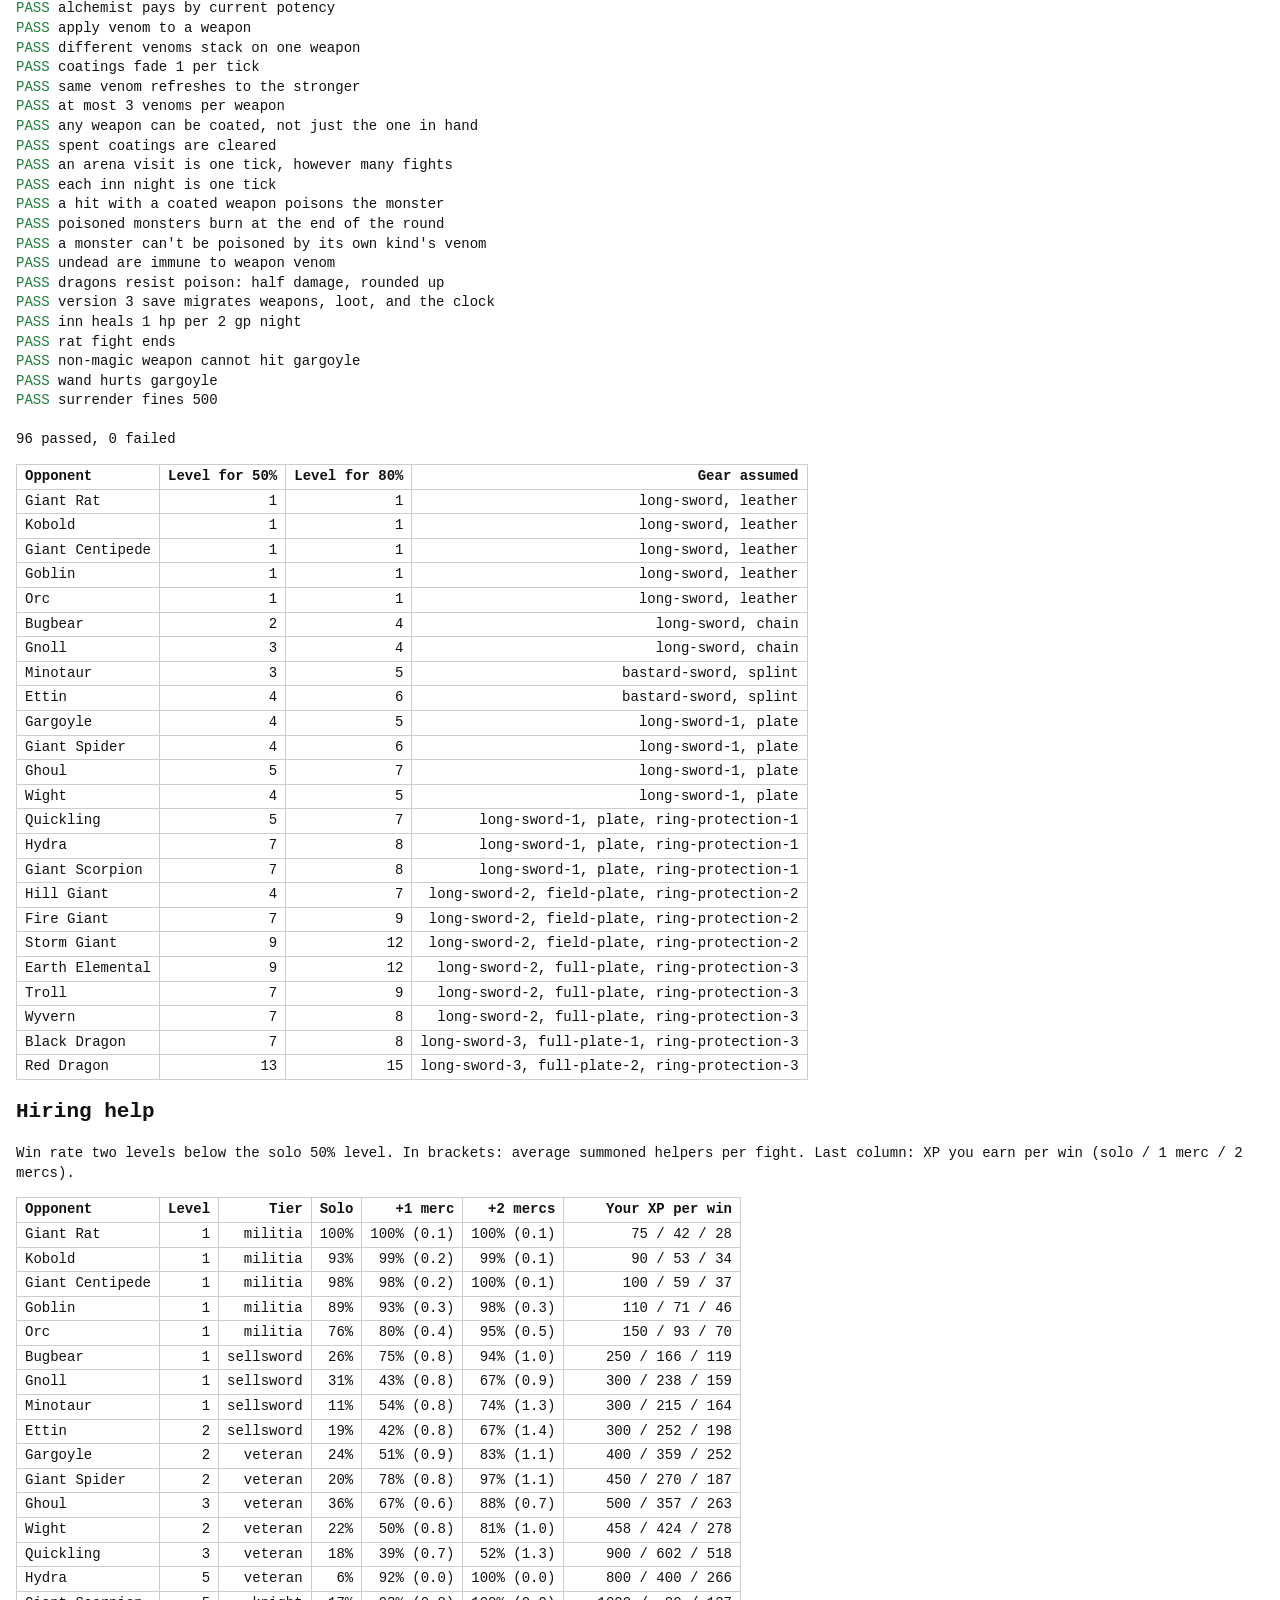
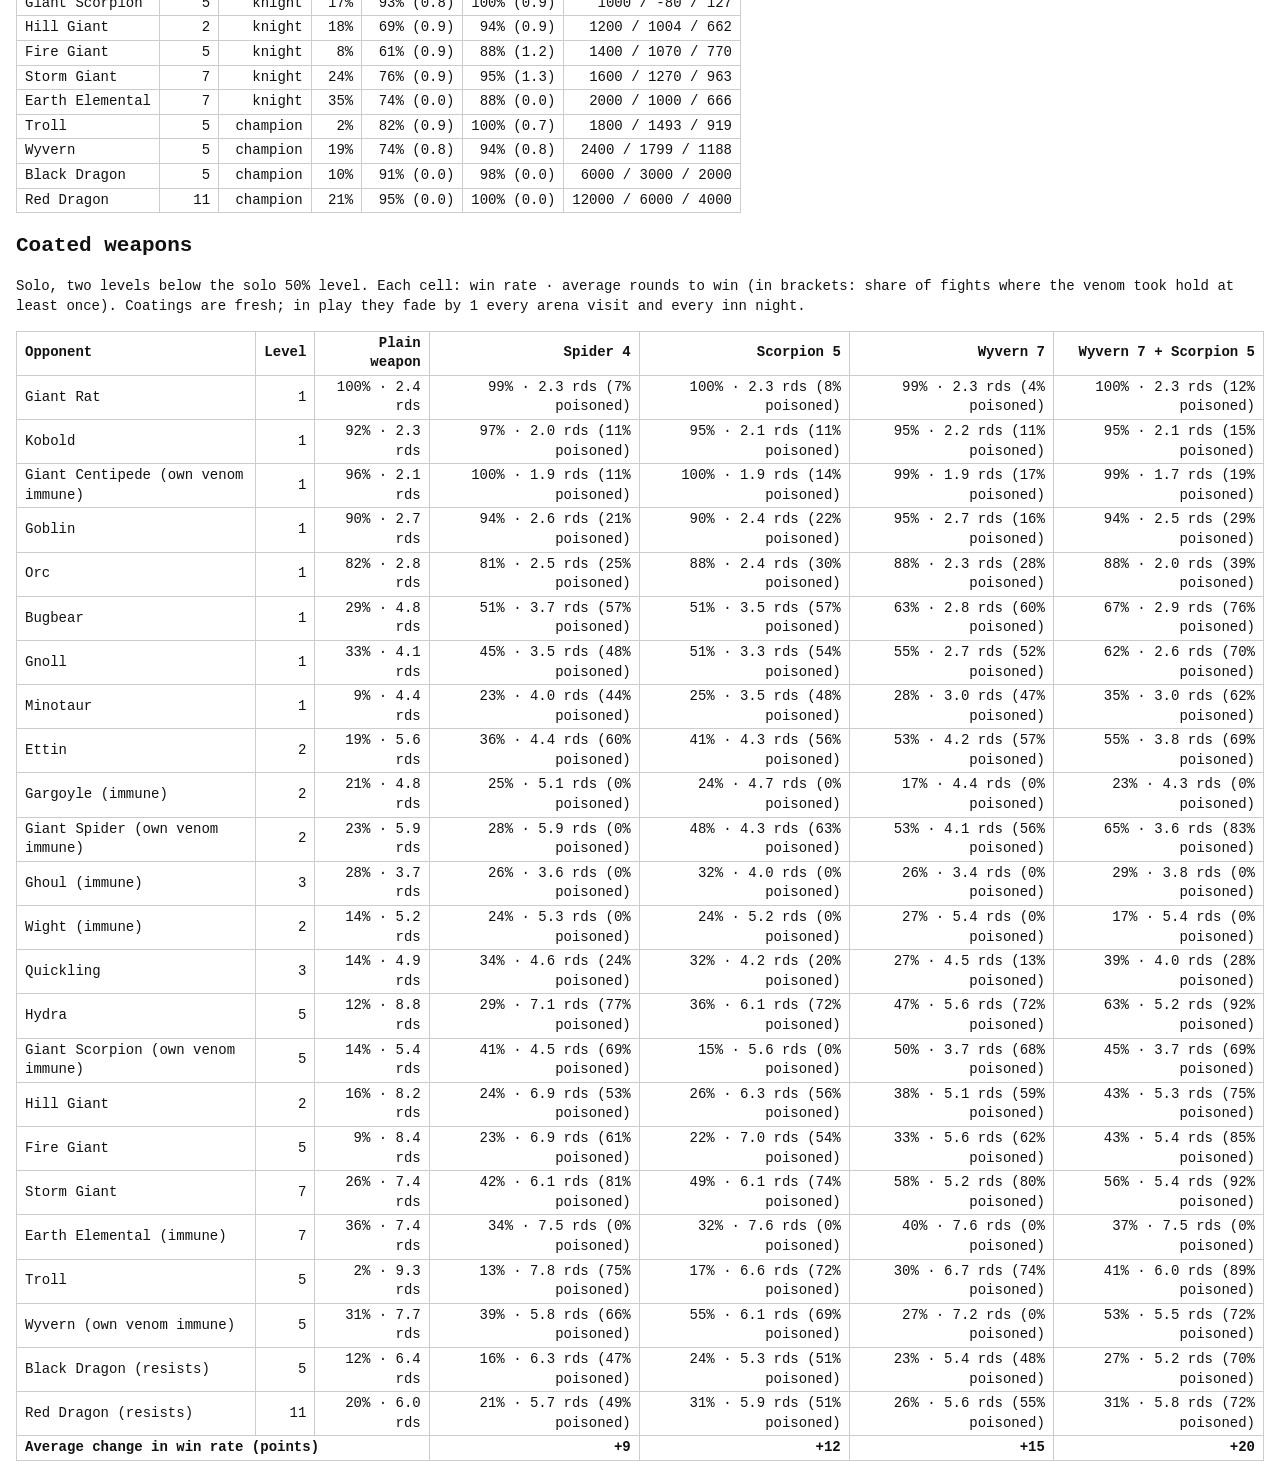
<file: BattleringsOfDimholt/tests/index.html>
<!doctype html>
<html lang="en">
<head>
<meta charset="utf-8">
<meta name="viewport" content="width=device-width, initial-scale=1">
<title>Battlerings Tests</title>
<style>
  body { font: 14px/1.4 ui-monospace, Consolas, monospace; margin: 16px; background: #fff; color: #111; }
  .pass { color: #1a7f37; } .fail { color: #b3261e; font-weight: bold; }
  table { border-collapse: collapse; margin-top: 12px; }
  td, th { border: 1px solid #ccc; padding: 2px 8px; text-align: right; }
  td:first-child, th:first-child { text-align: left; }
</style>
</head>
<body>
<h1>The Battlerings of Dimholt: rules tests</h1>
<p>Unit checks for the rules, then a balance simulation: for each opponent, the lowest level at which a
  typical gladiator (Str 16, Dex 15, Con 15) with gear they could plausibly afford wins most fights by
  pressing Fight every round, with no potions.</p>
<pre id="out"></pre>
<div id="sim"></div>
<script type="module">
import { setRng, seeded, roll, parse, rangeText } from '../js/engine/dice.js';
import { exposeToPoison, sweatOut } from '../js/rules/poison.js';
import * as Hex from '../js/engine/hex.js';
import { glandPotency, coatingStrength, applyVenom, sellLoot, rollLoot, endArenaVisit, advanceClock, liveCoatings } from '../js/rules/loot.js';
import { readSlot, deleteSlot } from '../js/engine/save.js';
import { MONSTERS } from '../js/data/monsters.js';
import { createCharacter, maxHp, armorClass, gainXp, drainLevel, spendStatPoints, readTome } from '../js/rules/character.js';
import { buyWeapon, buyArmor, buyItem, sellWeapon, stayAtInn, useItemInTown } from '../js/rules/town.js';
import { startCombat, playRound } from '../js/rules/combat.js';
import { newGameState, SAVE_VERSION } from '../js/engine/state.js';
import { reinforcementsDue, setTarget, summonKind } from '../js/rules/combat.js';
import { MONSTER_BY_ID } from '../js/data/monsters.js';
import { XP_FOR_LEVEL, strBonus, dexAc, conHp } from '../js/rules/tables.js';

const out = document.getElementById('out');
let passed = 0, failed = 0;
function check(name, cond) {
  if (cond) passed++; else failed++;
  out.insertAdjacentHTML('beforeend', `<span class="${cond ? 'pass' : 'fail'}">${cond ? 'PASS' : 'FAIL'}</span> ${name}\n`);
}

setRng(seeded(42));

// Dice
check('parse 2d4+1', JSON.stringify(parse('2d4+1')) === '{"n":2,"sides":4,"mod":1}');
check('parse d6', parse('d6').n === 1);
check('rangeText 4d3+4 is 8-16', rangeText('4d3+4') === '8-16');
let lo = 99, hi = 0;
for (let i = 0; i < 2000; i++) { const r = roll('3d6'); lo = Math.min(lo, r); hi = Math.max(hi, r); }
check('3d6 stays in 3-18', lo >= 3 && hi <= 18);

// Hex grid
{
  const o = { q: 0, r: 0 };
  check('hex distance', Hex.distance(o, { q: 3, r: -1 }) === 3 && Hex.distance(o, { q: -2, r: 2 }) === 2);
  check('six neighbors, all at distance 1', Hex.neighbors(o).length === 6 && Hex.neighbors(o).every(n => Hex.distance(o, n) === 1));
  check('hexagon board sizes', Hex.hexagon(1).length === 7 && Hex.hexagon(5).length === 91);
  const board = new Set(Hex.hexagon(3).map(Hex.key));
  const wall = new Set(['1,-1', '1,0', '0,1']);
  const passable = h => board.has(Hex.key(h)) && !wall.has(Hex.key(h));
  check('reachable respects steps', [...Hex.reachable(o, 1, () => true).keys()].length === 7);
  const path = Hex.pathToHex(o, { q: 2, r: 0 }, passable);
  check('path goes around obstacles', path && path.length > 2 && path.every(h => passable(h)) && Hex.equal(path.at(-1), { q: 2, r: 0 }));
  check('path steps are adjacent', path.every((h, i) => Hex.adjacent(i ? path[i - 1] : o, h)));
  const near = Hex.pathToAdjacent(o, { q: 3, r: 0 }, passable);
  check('path to a hex next to a target stops beside it', near && Hex.adjacent(near.at(-1), { q: 3, r: 0 }));
  check('no path through a sealed ring', Hex.pathToHex(o, { q: 3, r: 0 }, h => Hex.distance(o, h) !== 1) === null);
}

// Character
const stats = { str: 16, int: 10, wis: 10, dex: 15, con: 15, cha: 10 };
const c = createCharacter('  ', stats);
check('blank name becomes Derek', c.name === 'Derek');
check('level 1 hp = 10 + con bonus', maxHp(c) === 11 && c.hp === 11);
check('unarmored AC with dex 15 is 9', armorClass(c) === 9);
c.gold = 10000;
check('buy long sword', buyWeapon(c, 'long-sword').ok && c.equipped === 0);
check('buy chain mail', buyArmor(c, 'chain').ok && armorClass(c) === 4);
const g = c.gold;
check('trade in chain for plate', buyArmor(c, 'plate').ok && c.gold === g - (600 - 37));
check('ring of protection', buyItem(c, 'ring-protection-2').ok && armorClass(c) === 0);
check('only best ring counts', buyItem(c, 'ring-protection-1').ok && armorClass(c) === 0);
for (let i = 0; i < 5; i++) buyWeapon(c, 'dagger');
check('weapon limit is 6', !buyWeapon(c, 'dagger').ok);
check('sell equipped weapon re-equips', sellWeapon(c, 0).ok && c.equipped === 0 && c.weapons.length === 5);
const ups = gainXp(c, XP_FOR_LEVEL[3]);
check('gain 2 levels', c.level === 3 && ups.length === 2);
check('drain level', !drainLevel(c).died && c.level === 2 && c.hpRolls.length === 2);
buyItem(c, 'tome-con');
const before = maxHp(c);
useItemInTown(c, c.items.length - 1);
check('tome of con raises max hp retroactively', maxHp(c) === before + 2 && c.stats.con === 16);

// Stat points
{
  const s = createCharacter('Trainee', { str: 16, int: 10, wis: 10, dex: 15, con: 15, cha: 10 });
  gainXp(s, XP_FOR_LEVEL[5]);
  check('points at levels 2 and 4 only', JSON.stringify(s.statPoints) === '[2,4]');
  check('cannot spend more points than you have', !spendStatPoints(s, { str: 3 }).ok && s.stats.str === 16);
  check('points can go into a stat with no effect', spendStatPoints(s, { cha: 1 }).ok && s.stats.cha === 11 && s.statPoints.length === 1);
  check('oldest point spent first', s.statLog[0].level === 2 && s.statPoints[0] === 4);
  gainXp(s, XP_FOR_LEVEL[9] - s.xp); // levels 6 and 8 add two more points
  check('points bank up', JSON.stringify(s.statPoints) === '[4,6,8]');
  check('training stops at 18', !spendStatPoints(s, { str: 3 }).ok && spendStatPoints(s, { str: 2 }).ok && s.stats.str === 18);
  const hpBefore = maxHp(s);
  check('raising con raises hp retroactively', spendStatPoints(s, { con: 1 }).ok && maxHp(s) === hpBefore + 9 && s.hp === maxHp(s));
  check('tomes go past 18', readTome(s, 'str') && s.stats.str === 19);
  for (let i = 0; i < 10; i++) readTome(s, 'str');
  check('tomes stop at 25', s.stats.str === 25);
  check('strength table reaches 25', strBonus(25).hit === 6 && strBonus(25).dmg === 10 && dexAc(25) === -8 && conHp(25) === 8);

  // Level drain takes back the drained level's point.
  const d = createCharacter('Drained', { str: 15, int: 10, wis: 10, dex: 15, con: 15, cha: 10 });
  gainXp(d, XP_FOR_LEVEL[4]);
  spendStatPoints(d, { str: 1 }); // the level 2 point
  const r1 = drainLevel(d); // lose level 4: its point is unspent
  check('drain takes an unspent point first', r1.lostPoint && d.statPoints.length === 0 && d.stats.str === 16);
  drainLevel(d); // lose level 3: no point
  const r2 = drainLevel(d); // lose level 2: its point raised Strength
  check('drain undoes a spent point', r2.lostStat === 'str' && d.stats.str === 15 && d.statLog[0].revoked);
  readTome(d, 'str');
  check('tome survives drain history', d.stats.str === 16);
  gainXp(d, XP_FOR_LEVEL[2] - d.xp);
  check('re-earning a drained level gives the point back', JSON.stringify(d.statPoints) === '[2]');
}

// Poison
{
  const p = createCharacter('Venom', { str: 12, int: 10, wis: 10, dex: 12, con: 12, cha: 10 });
  setRng(() => 0.99); // every d20 is a 20
  check('poison save resists', exposeToPoison(p, 'giant-spider', 4).resisted && p.poison === 0 && p.poisonRecord['giant-spider'].resisted === 1);
  setRng(() => 0);    // every d20 is a 1
  check('failed save poisons at the dose', exposeToPoison(p, 'giant-spider', 4).strength === 4 && p.poisonSource === 'giant-spider');
  check('stacking takes the higher plus 1', exposeToPoison(p, 'giant-centipede', 2).strength === 5 && p.poisonRecord['giant-spider'].poisoned === 1);
  p.hp = 20; p.poison = 4;
  check('sweat out applies all remaining poison', JSON.stringify(sweatOut(p)) === '{"dmg":10,"lingering":0}' && p.hp === 10);
  p.hp = 5; p.poison = 4;
  check('sweat out stops at 1 hp and lingers', JSON.stringify(sweatOut(p)) === '{"dmg":4,"lingering":3}' && p.hp === 1);

  const ps = newGameState(createCharacter('Ticker', { str: 12, int: 10, wis: 10, dex: 12, con: 12, cha: 10 }));
  ps.character.hp = 999; ps.character.poison = 3;
  startCombat(ps, 'gargoyle');
  const tick = playRound(ps, { type: 'fight' }); // all rolls are 1: everyone misses
  check('poison ticks at the end of a round and fades', tick.some(e => e.t === 'poisonTick' && e.dmg === 3) && ps.character.poison === 2);
  playRound(ps, { type: 'fight' }); playRound(ps, { type: 'fight' });
  check('poison wears off', ps.character.poison === 0);
  ps.character.hp = 2; ps.character.poison = 5;
  playRound(ps, { type: 'fight' });
  check('poison can kill, and the death says so', ps.combat.result === 'death' && ps.combat.cause === 'poison');

  const sc = newGameState(createCharacter('Stung', { str: 12, int: 10, wis: 10, dex: 12, con: 12, cha: 10 }));
  sc.character.hp = 999;
  startCombat(sc, 'giant-scorpion');
  setRng(seeded(7));
  let poisonedOnce = false;
  for (let i = 0; i < 40 && !sc.combat.over; i++) poisonedOnce ||= playRound(sc, { type: 'fight' }).some(e => e.t === 'poisoned');
  check('scorpion sting can poison', poisonedOnce && sc.character.poisonRecord['giant-scorpion'].poisoned > 0);

  const cureState = newGameState(createCharacter('Cured', { str: 12, int: 10, wis: 10, dex: 12, con: 12, cha: 10 }));
  const cc = cureState.character;
  cc.gold = 1000; cc.poison = 3;
  buyItem(cc, 'potion-neutralize-poison');
  check('antidote cures in town', useItemInTown(cc, 0).ok && cc.poison === 0 && cc.items.length === 0);
  check('antidote refuses when not poisoned', buyItem(cc, 'potion-neutralize-poison').ok && !useItemInTown(cc, 0).ok);
  cc.poison = 2;
  check('one night at the inn cures poison at full hp', stayAtInn(cureState, Infinity).ok && cc.poison === 0 && cureState.day === 2);

  // Saves from before poison existed still load.
  const old = newGameState(createCharacter('Old', { str: 12, int: 10, wis: 10, dex: 12, con: 12, cha: 10 }));
  old.version = 1;
  delete old.character.poison; delete old.character.poisonSource; delete old.character.poisonRecord;
  localStorage.setItem('dimholt.save.migtest', JSON.stringify({ format: 'dimholt-save', version: 1, state: old }));
  const loaded = readSlot('migtest');
  deleteSlot('migtest');
  check('version 1 save migrates', loaded && loaded.state.version === SAVE_VERSION && loaded.state.character.poison === 0 && typeof loaded.state.character.poisonRecord === 'object');
  setRng(seeded(42));
}

// Mercenaries and reinforcements
{
  const fresh = () => {
    const st = newGameState(createCharacter('Boss', { str: 16, int: 10, wis: 10, dex: 15, con: 15, cha: 10 }));
    st.character.gold = 100000; st.character.hp = 9999;
    buyWeapon(st.character, 'long-sword-2');
    return st;
  };
  setRng(seeded(11));

  let st = fresh();
  const before = st.character.gold;
  check('hiring pays wages up front', startCombat(st, 'orc', { militia: 2, veteran: 1 }).ok && st.character.gold === before - 170);
  check('crew joins with names', st.combat.allies.length === 3 && st.combat.hired === 3 && st.combat.allies.every(a => a.name && a.hp === a.maxHp));
  st.character.gold = 5;
  check("can't hire what you can't afford", !startCombat(st, 'orc', { champion: 1 }).ok);

  // Mercenaries act on your side.
  st = fresh();
  startCombat(st, 'hill-giant', { knight: 2 });
  let allyActed = false, allyTargeted = false;
  for (let i = 0; i < 30 && !st.combat.over; i++) {
    const ev = playRound(st, { type: 'fight' });
    allyActed ||= ev.some(e => e.t === 'attack' && e.by === 'ally');
    allyTargeted ||= ev.some(e => e.t === 'attack' && e.by === 'enemy' && !e.you);
  }
  check('mercenaries attack', allyActed);
  check('monsters attack mercenaries too', allyTargeted);

  // Solo fights never summon.
  st = fresh();
  startCombat(st, 'kobold');
  st.combat.enemies[0].hp = 1; st.combat.enemies[0].maxHp = 100;
  check('solo fights never summon', JSON.stringify(reinforcementsDue(st)) === '{"now":0,"warn":0}');

  // Below half health: an immediate summon, once, within the cap.
  st = fresh();
  startCombat(st, 'orc', { militia: 1 });
  const main = st.combat.enemies[0];
  main.maxHp = 100; main.hp = 40;
  setRng(() => 0.99); // no random summon on top
  check('below half summons at once', reinforcementsDue(st).now === 1 && st.combat.summon.halfDone);
  check('the half-health summon happens once', reinforcementsDue(st).now === 0);

  // The cap: never more helpers than mercenaries hired.
  st = fresh();
  startCombat(st, 'orc', { militia: 1 });
  st.combat.enemies.push({ uid: 'e9', monsterId: 'orc', name: 'Orc 2', hp: 5, maxHp: 5, summoned: true });
  setRng(() => 0); // the random check always passes
  check('summons are capped at crew size', reinforcementsDue(st).warn === 0);
  st.combat.enemies[1].hp = 0;
  check('room opens when a helper falls', reinforcementsDue(st).warn === 1);
  setRng(seeded(12));

  check('kin, named, and arena summons pick the right kind',
    summonKind(MONSTER_BY_ID.kobold) === 'kobold' && summonKind(MONSTER_BY_ID.wight) === 'ghoul' && summonKind(MONSTER_BY_ID['hill-giant']) !== 'hill-giant');
  check('dragons never call for help', !MONSTER_BY_ID['red-dragon'].calls && !MONSTER_BY_ID['black-dragon'].calls);

  // Every enemy must fall; XP is split; helpers pay no gold.
  st = fresh();
  startCombat(st, 'kobold', { militia: 1 });
  st.combat.enemies.push({ uid: 'e2', monsterId: 'kobold', name: 'Kobold 2', hp: 999, maxHp: 999, breathLeft: 0, regenBlocked: false, main: false, summoned: true, killedBy: null });
  st.combat.enemies[0].hp = 1;
  setTarget(st.combat, 'e1');
  let r = 0;
  while (st.combat.enemies[0].hp > 0 && r++ < 50) playRound(st, { type: 'fight' });
  check('victory waits until every enemy falls', !st.combat.over && st.combat.enemies[1].hp > 0);
  check('your target moves on when it falls', st.combat.target === 'e2');
  st.combat.enemies[1].hp = 1;
  const gold0 = st.character.gold, xp0 = st.character.xp;
  let win = [];
  r = 0;
  while (!st.combat.over && r++ < 50) win = playRound(st, { type: 'fight' });
  const v = win.find(e => e.t === 'victory');
  check('XP is split among the party', v && v.totalXp === 180 && v.party === 2 && st.character.xp - xp0 === 90);
  check("only the chosen opponent's gold is paid", st.character.gold - gold0 === 20);

  // Red Dragon: with help, Captain needs your killing blow.
  st = fresh();
  startCombat(st, 'red-dragon', { champion: 1 });
  st.combat.allies[0].hp = 9999;
  st.combat.enemies[0].hp = 1;
  st.combat.paralyzed = 3; // you can't act, so the Champion lands the blow
  setRng(() => 0.99);
  const dr = playRound(st, { type: 'fight' });
  check('a mercenary killing blow does not make you Captain', dr.some(e => e.t === 'captainDenied') && !st.flags.captain);
  setRng(seeded(13));

  // Breath hits the whole party.
  st = fresh();
  startCombat(st, 'black-dragon', { sellsword: 2 });
  st.combat.allies.forEach(a => { a.hp = 9999; a.maxHp = 9999; });
  setRng(() => 0); // breath chance passes, saves fail
  st.combat.paralyzed = 1;
  const br = playRound(st, { type: 'fight' }).find(e => e.t === 'breath');
  check('breath hits you and every mercenary', br && br.hits.length === 3);
  setRng(seeded(14));

  // Fights saved mid-round in version 2 still load.
  const v2 = newGameState(createCharacter('Mid', { str: 12, int: 10, wis: 10, dex: 12, con: 12, cha: 10 }));
  v2.version = 2;
  v2.combat = { monsterId: 'troll', hp: 20, maxHp: 50, round: 3, paralyzed: 0, breathLeft: 0, regenBlocked: true, over: false, result: null, log: [] };
  localStorage.setItem('dimholt.save.migtest2', JSON.stringify({ format: 'dimholt-save', version: 2, state: v2 }));
  const up = readSlot('migtest2');
  deleteSlot('migtest2');
  const uc = up?.state.combat;
  check('version 2 fight migrates', uc && uc.enemies.length === 1 && uc.enemies[0].hp === 20 && uc.enemies[0].regenBlocked && uc.enemies[0].name === 'Troll' && uc.allies.length === 0);
  setRng(seeded(42));
}

// Loot and venom
{
  const fresh = () => {
    const st = newGameState(createCharacter('Venomist', { str: 16, int: 10, wis: 10, dex: 15, con: 15, cha: 10 }));
    st.character.gold = 100000; st.character.hp = 9999;
    buyWeapon(st.character, 'long-sword');
    buyWeapon(st.character, 'dagger');
    return st;
  };
  let st = fresh();

  setRng(() => 0); // every drop roll succeeds
  check('poisonous monsters drop venom', rollLoot(st, 'wyvern').length === 1 && st.character.loot[0].id === 'wyvern-venom' && st.character.loot[0].potency === 7);
  check('other monsters drop nothing', rollLoot(st, 'orc').length === 0);
  setRng(seeded(21));

  const g = st.character.loot[0];
  advanceClock(st, 19);
  check('venom in the pack holds for 19 ticks', glandPotency(st, g) === 7);
  advanceClock(st, 1);
  check('then fades 1 per 20 ticks', glandPotency(st, g) === 6);
  check('alchemist pays by current potency', JSON.stringify(sellLoot(st, 0)).includes('720') && st.character.loot.length === 0);

  // Applying, stacking, refreshing, the cap.
  st = fresh();
  const give = id => st.character.loot.push({ id, potency: { 'wyvern-venom': 7, 'scorpion-venom': 5, 'spider-venom': 4, 'centipede-venom': 2 }[id], gotAt: st.clock });
  give('wyvern-venom');
  check('apply venom to a weapon', applyVenom(st, 0, 0).ok && st.character.weapons[0].coatings.length === 1 && st.character.loot.length === 0);
  give('scorpion-venom'); applyVenom(st, 0, 0);
  check('different venoms stack on one weapon', liveCoatings(st, st.character.weapons[0]).length === 2);
  advanceClock(st, 2);
  check('coatings fade 1 per tick', liveCoatings(st, st.character.weapons[0]).find(c => c.source === 'wyvern').now === 5);
  give('wyvern-venom'); applyVenom(st, 0, 0);
  check('same venom refreshes to the stronger', liveCoatings(st, st.character.weapons[0]).length === 2
    && liveCoatings(st, st.character.weapons[0]).find(c => c.source === 'wyvern').now === 7);
  give('spider-venom'); applyVenom(st, 0, 0);
  give('centipede-venom');
  check('at most 3 venoms per weapon', !applyVenom(st, 0, 0).ok && st.character.loot.length === 1);
  check('any weapon can be coated, not just the one in hand', applyVenom(st, 0, 1).ok && st.character.weapons[1].coatings.length === 1);
  advanceClock(st, 10);
  check('spent coatings are cleared', st.character.weapons[0].coatings.length === 0);

  // The clock: one tick per arena visit, one per night.
  st = fresh();
  startCombat(st, 'orc'); st.combat = null; startCombat(st, 'orc'); st.combat = null;
  const c0 = st.clock;
  endArenaVisit(st); endArenaVisit(st);
  check('an arena visit is one tick, however many fights', st.clock === c0 + 1);
  st.character.hp = 1;
  stayAtInn(st, 5);
  check('each inn night is one tick', st.clock === c0 + 6);

  // Venom in combat.
  const coat = (state, source, strength) => { state.character.weapons[0].coatings = [{ source, item: `${source}-venom`, strength, appliedAt: state.clock }]; };
  // A level 15 fighter (THAC0 6) hits almost anything; every d20 here is a 7,
  // which lands the hit and fails the Hill Giant's save (8, as a level 9 fighter).
  const veteran = () => { const v = fresh(); gainXp(v.character, XP_FOR_LEVEL[15]); v.character.hp = 9999; return v; };
  st = veteran();
  coat(st, 'wyvern', 6);
  startCombat(st, 'hill-giant');
  st.combat.enemies[0].hp = 9999; st.combat.enemies[0].maxHp = 9999;
  setRng(() => 0.3);
  let ev = playRound(st, { type: 'fight' });
  check('a hit with a coated weapon poisons the monster', ev.some(e => e.t === 'venom' && e.results[0].outcome === 'takes') && st.combat.enemies[0].poison > 0);
  check('poisoned monsters burn at the end of the round', ev.some(e => e.t === 'enemyPoisonTick'));

  st = veteran();
  coat(st, 'giant-scorpion', 5);
  startCombat(st, 'giant-scorpion');
  st.combat.enemies[0].hp = 9999; st.combat.enemies[0].maxHp = 9999;
  ev = playRound(st, { type: 'fight' });
  check("a monster can't be poisoned by its own kind's venom", st.combat.enemies[0].poison === 0 && ev.some(e => e.t === 'venom' && e.results[0].outcome === 'own'));

  st = veteran();
  coat(st, 'wyvern', 6);
  startCombat(st, 'ghoul');
  st.combat.enemies[0].hp = 9999; st.combat.enemies[0].maxHp = 9999;
  ev = playRound(st, { type: 'fight' });
  check('undead are immune to weapon venom', st.combat.enemies[0].poison === 0 && ev.some(e => e.t === 'venomImmune'));

  st = fresh();
  startCombat(st, 'red-dragon');
  st.combat.enemies[0].hp = 9999; st.combat.enemies[0].maxHp = 9999; st.combat.enemies[0].poison = 7; st.combat.enemies[0].breathLeft = 0;
  st.combat.paralyzed = 1;
  ev = playRound(st, { type: 'fight' });
  const tick = ev.find(e => e.t === 'enemyPoisonTick');
  check('dragons resist poison: half damage, rounded up', tick && tick.dmg === 4 && tick.resists && st.combat.enemies[0].poison === 6);
  setRng(seeded(22));

  // Version 3 saves still load.
  const v3 = newGameState(createCharacter('Old', { str: 12, int: 10, wis: 10, dex: 12, con: 12, cha: 10 }));
  v3.version = 3;
  v3.character.weapons = ['long-sword', 'dagger']; v3.character.equipped = 0;
  delete v3.character.loot; delete v3.clock; delete v3.arenaVisit;
  localStorage.setItem('dimholt.save.migtest3', JSON.stringify({ format: 'dimholt-save', version: 3, state: v3 }));
  const up3 = readSlot('migtest3');
  deleteSlot('migtest3');
  const c3 = up3?.state.character;
  check('version 3 save migrates weapons, loot, and the clock',
    c3 && c3.weapons[0].id === 'long-sword' && Array.isArray(c3.weapons[1].coatings) && Array.isArray(c3.loot) && up3.state.clock === 0);
  setRng(seeded(42));
}

// Inn
const st = newGameState(createCharacter('Inn', stats));
st.character.hp = 1; st.character.gold = 7;
const r = stayAtInn(st, Infinity);
check('inn heals 1 hp per 2 gp night', r.ok && st.character.hp === 4 && st.character.gold === 1 && st.day === 4);

// Combat
const cs = newGameState(createCharacter('Fighter', stats));
buyWeapon(cs.character, 'long-sword');
startCombat(cs, 'giant-rat');
let rounds = 0;
while (!cs.combat.over && rounds < 100) { playRound(cs, { type: 'fight' }); rounds++; }
check('rat fight ends', cs.combat.over);
startCombat(cs, 'gargoyle');
cs.character.hp = 999;
let landed = false;
for (let i = 0; i < 20; i++) landed ||= playRound(cs, { type: 'fight' }).some(e => e.t === 'attack' && e.by === 'player' && e.hit);
check('non-magic weapon cannot hit gargoyle', !landed);
cs.character.gold = 5000; buyItem(cs.character, 'wand-magic-missiles');
const ev = playRound(cs, { type: 'use', index: cs.character.items.length - 1 });
check('wand hurts gargoyle', ev.some(e => e.t === 'itemHit' || e.t === 'victory'));
startCombat(cs, 'red-dragon');
const fine = cs.character.gold;
playRound(cs, { type: 'surrender' });
check('surrender fines 500', cs.character.gold === fine - 500 && cs.combat.result === 'surrender');

out.insertAdjacentHTML('beforeend', `\n${passed} passed, ${failed} failed\n`);

// ---- Balance simulation ----
// Gear a gladiator might own by the time they reach each opponent.
const GEAR = [
  ['giant-rat', 'long-sword', 'leather', null], ['bugbear', 'long-sword', 'chain', null], ['minotaur', 'bastard-sword', 'splint', null],
  ['gargoyle', 'long-sword-1', 'plate', null], ['quickling', 'long-sword-1', 'plate', 'ring-protection-1'],
  ['hill-giant', 'long-sword-2', 'field-plate', 'ring-protection-2'], ['earth-elemental', 'long-sword-2', 'full-plate', 'ring-protection-3'],
  ['black-dragon', 'long-sword-3', 'full-plate-1', 'ring-protection-3'], ['red-dragon', 'long-sword-3', 'full-plate-2', 'ring-protection-3'],
].map(([id, ...rest]) => [MONSTERS.findIndex(m => m.id === id), ...rest]);
const gearFor = i => GEAR.filter(([k]) => k <= i).pop();

// coatings: [[venom source, strength], ...] applied to the weapon in hand.
function simulate(mi, level, crew = {}, trials = 300, coatings = []) {
  let wins = 0, summoned = 0, xp = 0, rounds = 0, envenomed = 0;
  const [, w, a, ring] = gearFor(mi);
  for (let t = 0; t < trials; t++) {
    const s = newGameState(createCharacter('Sim', stats));
    const ch = s.character;
    ch.gold = 1e6;
    buyWeapon(ch, w); buyArmor(ch, a); if (ring) buyItem(ch, ring);
    if (level > 1) gainXp(ch, XP_FOR_LEVEL[level]);
    ch.hp = maxHp(ch);
    ch.weapons[0].coatings = coatings.map(([source, strength]) => ({ source, item: `${source}-venom`, strength, appliedAt: s.clock }));
    const xpBefore = ch.xp;
    startCombat(s, MONSTERS[mi].id, crew);
    let n = 0, tookHold = false;
    while (!s.combat.over && n++ < 300) {
      const ev = playRound(s, { type: 'fight' }); // always play the round; don't short-circuit it away
      if (ev.some(e => e.t === 'venom' && e.results.some(r => r.outcome === 'takes'))) tookHold = true;
    }
    if (s.combat.result === 'victory') { wins++; xp += ch.xp - xpBefore; rounds += s.combat.round; }
    if (tookHold) envenomed++;
    summoned += s.combat.enemies.length - 1;
  }
  return {
    win: wins / trials, summoned: summoned / trials, xp: wins ? Math.round(xp / wins) : 0,
    rounds: wins ? rounds / wins : 0, envenomed: envenomed / trials,
  };
}
const winRate = (mi, level) => simulate(mi, level).win;

const rows = MONSTERS.map((m, i) => {
  const cells = [];
  let first50 = '-', first80 = '-';
  for (let L = 1; L <= 16; L++) {
    const w = winRate(i, L);
    if (first50 === '-' && w >= 0.5) first50 = L;
    if (first80 === '-' && w >= 0.8) { first80 = L; break; }
  }
  const [, w, a, ring] = gearFor(i);
  return `<tr><td>${m.name}</td><td>${first50}</td><td>${first80}</td><td>${w}, ${a}${ring ? ', ' + ring : ''}</td></tr>`;
}).join('');
document.getElementById('sim').innerHTML =
  `<table id="balance"><thead><tr><th>Opponent</th><th>Level for 50%</th><th>Level for 80%</th><th>Gear assumed</th></tr></thead><tbody>${rows}</tbody></table>`;

// ---- Hiring simulation ----
// Two levels below each opponent's solo 50% level, with no crew, then with 1
// and 2 mercenaries of a tier suited to that part of the list.
const TIER_FOR = i => (i < 5 ? 'militia' : i < 9 ? 'sellsword' : i < 15 ? 'veteran' : i < 20 ? 'knight' : 'champion');
const firstFifty = [...document.querySelectorAll('#balance tbody tr')].map(tr => Number(tr.cells[1].textContent) || 16);
const hireRows = MONSTERS.map((m, i) => {
  const level = Math.max(1, firstFifty[i] - 2);
  const tier = TIER_FOR(i);
  const solo = simulate(i, level, {}, 200);
  const one = simulate(i, level, { [tier]: 1 }, 200);
  const two = simulate(i, level, { [tier]: 2 }, 200);
  const pct = x => `${Math.round(x.win * 100)}%`;
  return `<tr><td>${m.name}</td><td>${level}</td><td>${tier}</td><td>${pct(solo)}</td><td>${pct(one)} (${one.summoned.toFixed(1)})</td><td>${pct(two)} (${two.summoned.toFixed(1)})</td><td>${solo.xp} / ${one.xp} / ${two.xp}</td></tr>`;
}).join('');
document.getElementById('sim').insertAdjacentHTML('beforeend',
  `<h2>Hiring help</h2><p>Win rate two levels below the solo 50% level. In brackets: average summoned helpers per fight. Last column: XP you earn per win (solo / 1 merc / 2 mercs).</p>
   <table id="hiring"><thead><tr><th>Opponent</th><th>Level</th><th>Tier</th><th>Solo</th><th>+1 merc</th><th>+2 mercs</th><th>Your XP per win</th></tr></thead><tbody>${hireRows}</tbody></table>`);
// ---- Venom simulation ----
// Same levels as the hiring table (two below the solo 50% level), fighting
// alone with a plain weapon, then with each coating at full strength.
const VENOMS = [
  ['Spider 4', [['giant-spider', 4]]],
  ['Scorpion 5', [['giant-scorpion', 5]]],
  ['Wyvern 7', [['wyvern', 7]]],
  ['Wyvern 7 + Scorpion 5', [['wyvern', 7], ['giant-scorpion', 5]]],
];
const gains = VENOMS.map(() => []);
const venomRows = MONSTERS.map((m, i) => {
  const level = Math.max(1, firstFifty[i] - 2);
  const plain = simulate(i, level, {}, 200);
  const cell = r => `${Math.round(r.win * 100)}%${r.rounds ? ` · ${r.rounds.toFixed(1)} rds` : ''}`;
  const coated = VENOMS.map(([, coatings], k) => {
    const r = simulate(i, level, {}, 200, coatings);
    gains[k].push(r.win - plain.win);
    return `<td>${cell(r)}<span class="muted"> (${Math.round(r.envenomed * 100)}% poisoned)</span></td>`;
  }).join('');
  const note = m.immune.includes('poison') ? 'immune' : m.resist.includes('poison') ? 'resists' : m.loot.length ? 'own venom immune' : '';
  return `<tr><td>${m.name}${note ? ` <span class="muted">(${note})</span>` : ''}</td><td>${level}</td><td>${cell(plain)}</td>${coated}</tr>`;
}).join('');
const avgGain = k => `${gains[k].reduce((a, b) => a + b, 0) / gains[k].length >= 0 ? '+' : ''}${Math.round(100 * gains[k].reduce((a, b) => a + b, 0) / gains[k].length)}`;
document.getElementById('sim').insertAdjacentHTML('beforeend',
  `<h2>Coated weapons</h2>
   <p>Solo, two levels below the solo 50% level. Each cell: win rate · average rounds to win (in brackets: share of fights where the venom took hold at least once).
     Coatings are fresh; in play they fade by 1 every arena visit and every inn night.</p>
   <table id="venom"><thead><tr><th>Opponent</th><th>Level</th><th>Plain weapon</th>${VENOMS.map(([name]) => `<th>${name}</th>`).join('')}</tr></thead>
   <tbody>${venomRows}</tbody>
   <tfoot><tr><th colspan="3">Average change in win rate (points)</th>${VENOMS.map((_, k) => `<th>${avgGain(k)}</th>`).join('')}</tr></tfoot></table>`);
document.body.dataset.done = 'yes';
</script>
</body>
</html>
</file>
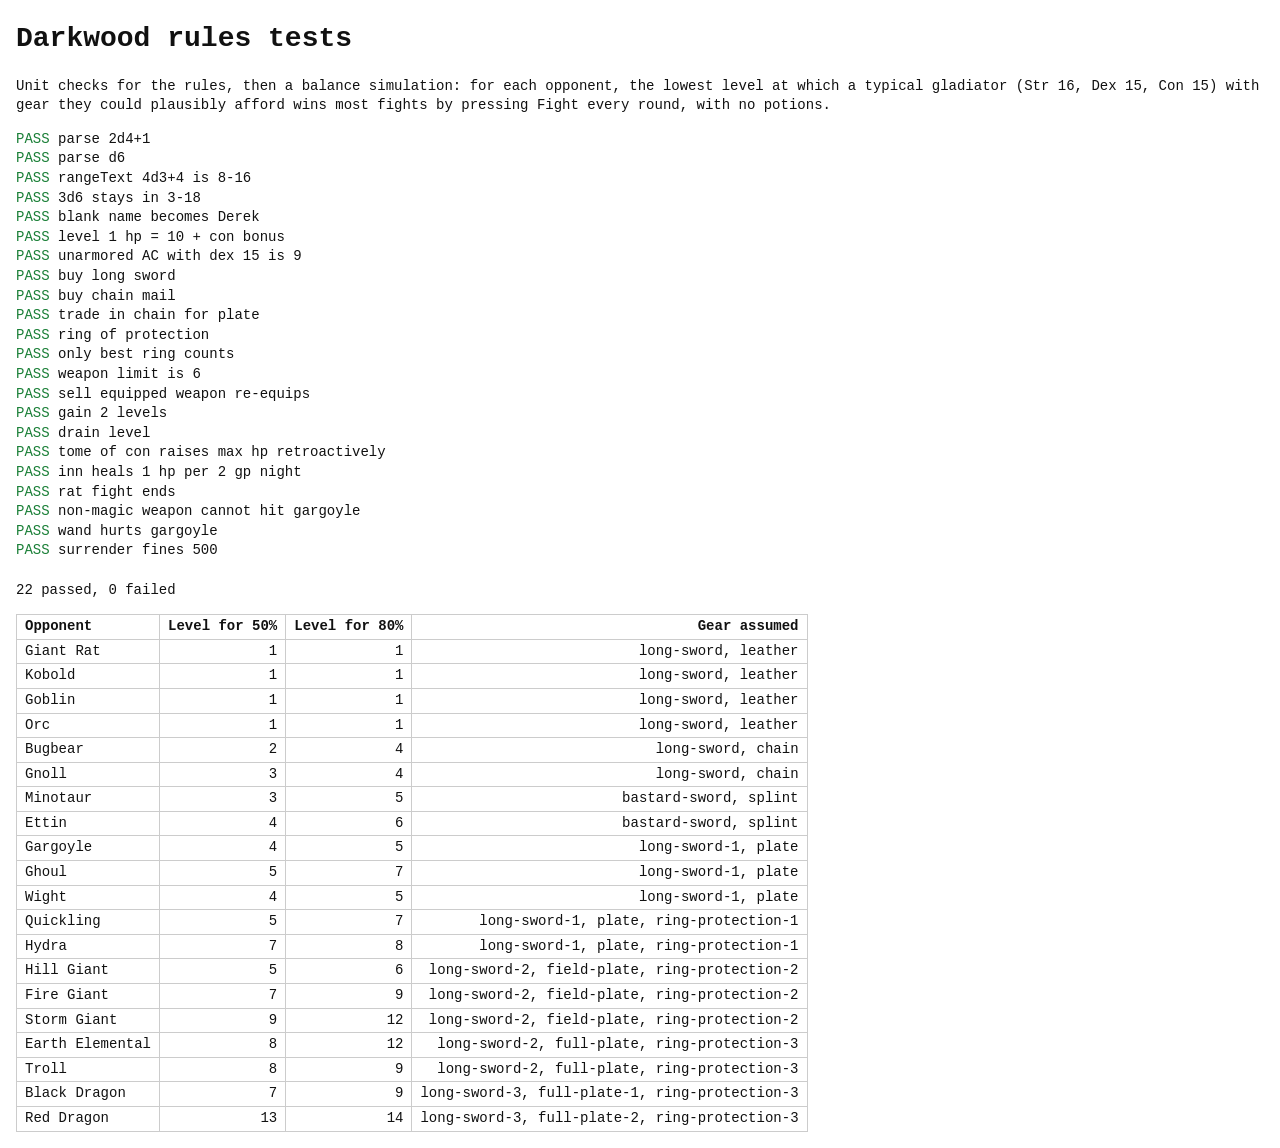
<file: Darkwood/tests/index.html>
<!doctype html>
<html lang="en">
<head>
<meta charset="utf-8">
<meta name="viewport" content="width=device-width, initial-scale=1">
<title>Darkwood Tests</title>
<style>
  body { font: 14px/1.4 ui-monospace, Consolas, monospace; margin: 16px; background: #fff; color: #111; }
  .pass { color: #1a7f37; } .fail { color: #b3261e; font-weight: bold; }
  table { border-collapse: collapse; margin-top: 12px; }
  td, th { border: 1px solid #ccc; padding: 2px 8px; text-align: right; }
  td:first-child, th:first-child { text-align: left; }
</style>
</head>
<body>
<h1>Darkwood rules tests</h1>
<p>Unit checks for the rules, then a balance simulation: for each opponent, the lowest level at which a
  typical gladiator (Str 16, Dex 15, Con 15) with gear they could plausibly afford wins most fights by
  pressing Fight every round, with no potions.</p>
<pre id="out"></pre>
<div id="sim"></div>
<script type="module">
import { setRng, seeded, roll, parse, rangeText } from '../js/engine/dice.js';
import { MONSTERS } from '../js/data/monsters.js';
import { createCharacter, maxHp, armorClass, gainXp, drainLevel } from '../js/rules/character.js';
import { buyWeapon, buyArmor, buyItem, sellWeapon, stayAtInn, useItemInTown } from '../js/rules/town.js';
import { startCombat, playRound } from '../js/rules/combat.js';
import { newGameState } from '../js/engine/state.js';
import { XP_FOR_LEVEL } from '../js/rules/tables.js';

const out = document.getElementById('out');
let passed = 0, failed = 0;
function check(name, cond) {
  if (cond) passed++; else failed++;
  out.insertAdjacentHTML('beforeend', `<span class="${cond ? 'pass' : 'fail'}">${cond ? 'PASS' : 'FAIL'}</span> ${name}\n`);
}

setRng(seeded(42));

// Dice
check('parse 2d4+1', JSON.stringify(parse('2d4+1')) === '{"n":2,"sides":4,"mod":1}');
check('parse d6', parse('d6').n === 1);
check('rangeText 4d3+4 is 8-16', rangeText('4d3+4') === '8-16');
let lo = 99, hi = 0;
for (let i = 0; i < 2000; i++) { const r = roll('3d6'); lo = Math.min(lo, r); hi = Math.max(hi, r); }
check('3d6 stays in 3-18', lo >= 3 && hi <= 18);

// Character
const stats = { str: 16, int: 10, wis: 10, dex: 15, con: 15, cha: 10 };
const c = createCharacter('  ', stats);
check('blank name becomes Derek', c.name === 'Derek');
check('level 1 hp = 10 + con bonus', maxHp(c) === 11 && c.hp === 11);
check('unarmored AC with dex 15 is 9', armorClass(c) === 9);
c.gold = 10000;
check('buy long sword', buyWeapon(c, 'long-sword').ok && c.equipped === 0);
check('buy chain mail', buyArmor(c, 'chain').ok && armorClass(c) === 4);
const g = c.gold;
check('trade in chain for plate', buyArmor(c, 'plate').ok && c.gold === g - (600 - 37));
check('ring of protection', buyItem(c, 'ring-protection-2').ok && armorClass(c) === 0);
check('only best ring counts', buyItem(c, 'ring-protection-1').ok && armorClass(c) === 0);
for (let i = 0; i < 5; i++) buyWeapon(c, 'dagger');
check('weapon limit is 6', !buyWeapon(c, 'dagger').ok);
check('sell equipped weapon re-equips', sellWeapon(c, 0).ok && c.equipped === 0 && c.weapons.length === 5);
const ups = gainXp(c, XP_FOR_LEVEL[3]);
check('gain 2 levels', c.level === 3 && ups.length === 2);
check('drain level', !drainLevel(c) && c.level === 2 && c.hpRolls.length === 2);
c.stats.con = 15;
buyItem(c, 'tome-con');
const before = maxHp(c);
useItemInTown(c, c.items.length - 1);
check('tome of con raises max hp retroactively', maxHp(c) === before + 2 && c.stats.con === 16);

// Inn
const st = newGameState(createCharacter('Inn', stats));
st.character.hp = 1; st.character.gold = 7;
const r = stayAtInn(st, Infinity);
check('inn heals 1 hp per 2 gp night', r.ok && st.character.hp === 4 && st.character.gold === 1 && st.day === 4);

// Combat
const cs = newGameState(createCharacter('Fighter', stats));
buyWeapon(cs.character, 'long-sword');
startCombat(cs, 'giant-rat');
let rounds = 0;
while (!cs.combat.over && rounds < 100) { playRound(cs, { type: 'fight' }); rounds++; }
check('rat fight ends', cs.combat.over);
startCombat(cs, 'gargoyle');
cs.character.hp = 999;
let landed = false;
for (let i = 0; i < 20; i++) landed ||= playRound(cs, { type: 'fight' }).some(e => e.t === 'attack' && e.who === 'player' && e.hit);
check('non-magic weapon cannot hit gargoyle', !landed);
cs.character.gold = 5000; buyItem(cs.character, 'wand-magic-missiles');
const ev = playRound(cs, { type: 'use', index: cs.character.items.length - 1 });
check('wand hurts gargoyle', ev.some(e => e.t === 'itemHit' || e.t === 'victory'));
startCombat(cs, 'red-dragon');
const fine = cs.character.gold;
playRound(cs, { type: 'surrender' });
check('surrender fines 500', cs.character.gold === fine - 500 && cs.combat.result === 'surrender');

out.insertAdjacentHTML('beforeend', `\n${passed} passed, ${failed} failed\n`);

// ---- Balance simulation ----
// Gear a gladiator might own when they reach each opponent (index into MONSTERS).
const GEAR = [
  [0, 'long-sword', 'leather', null], [4, 'long-sword', 'chain', null], [6, 'bastard-sword', 'splint', null],
  [8, 'long-sword-1', 'plate', null], [11, 'long-sword-1', 'plate', 'ring-protection-1'],
  [13, 'long-sword-2', 'field-plate', 'ring-protection-2'], [16, 'long-sword-2', 'full-plate', 'ring-protection-3'],
  [18, 'long-sword-3', 'full-plate-1', 'ring-protection-3'], [19, 'long-sword-3', 'full-plate-2', 'ring-protection-3'],
];
const gearFor = i => GEAR.filter(([k]) => k <= i).pop();

function winRate(mi, level, trials = 300) {
  let wins = 0;
  const [, w, a, ring] = gearFor(mi);
  for (let t = 0; t < trials; t++) {
    const s = newGameState(createCharacter('Sim', stats));
    const ch = s.character;
    ch.gold = 1e6;
    buyWeapon(ch, w); buyArmor(ch, a); if (ring) buyItem(ch, ring);
    if (level > 1) gainXp(ch, XP_FOR_LEVEL[level]);
    ch.hp = maxHp(ch);
    startCombat(s, MONSTERS[mi].id);
    let n = 0;
    while (!s.combat.over && n++ < 300) playRound(s, { type: 'fight' });
    if (s.combat.result === 'victory') wins++;
  }
  return wins / trials;
}

const rows = MONSTERS.map((m, i) => {
  const cells = [];
  let first50 = '-', first80 = '-';
  for (let L = 1; L <= 16; L++) {
    const w = winRate(i, L);
    if (first50 === '-' && w >= 0.5) first50 = L;
    if (first80 === '-' && w >= 0.8) { first80 = L; break; }
  }
  const [, w, a, ring] = gearFor(i);
  return `<tr><td>${m.name}</td><td>${first50}</td><td>${first80}</td><td>${w}, ${a}${ring ? ', ' + ring : ''}</td></tr>`;
}).join('');
document.getElementById('sim').innerHTML =
  `<table id="balance"><thead><tr><th>Opponent</th><th>Level for 50%</th><th>Level for 80%</th><th>Gear assumed</th></tr></thead><tbody>${rows}</tbody></table>`;
document.body.dataset.done = 'yes';
</script>
</body>
</html>
</file>
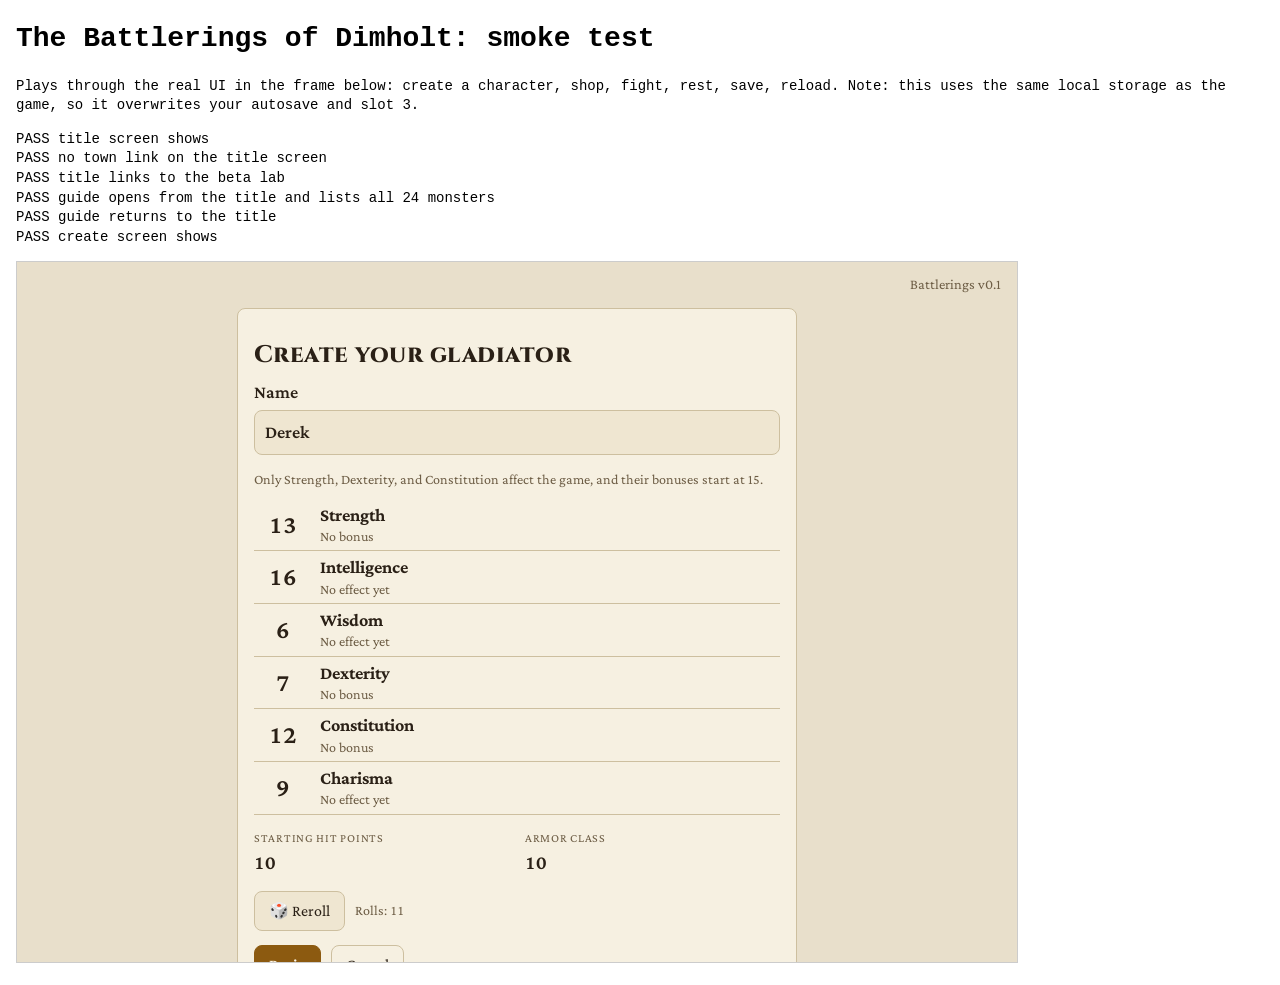
<file: BattleringsOfDimholt/tests/smoke.html>
<!doctype html>
<html lang="en">
<head>
<meta charset="utf-8">
<title>Battlerings Smoke Test</title>
<style>body { font: 14px/1.4 ui-monospace, Consolas, monospace; margin: 16px; } iframe { width: 1000px; height: 700px; border: 1px solid #ccc; }</style>
</head>
<body>
<h1>The Battlerings of Dimholt: smoke test</h1>
<p>Plays through the real UI in the frame below: create a character, shop, fight, rest, save, reload.
  Note: this uses the same local storage as the game, so it overwrites your autosave and slot 3.</p>
<pre id="out"></pre>
<iframe id="game" src="../index.html"></iframe>
<script>
const out = document.getElementById('out');
const frame = document.getElementById('game');
const log = (ok, msg) => out.insertAdjacentText('beforeend', `${ok ? 'PASS' : 'FAIL'} ${msg}\n`);
const wait = ms => new Promise(r => setTimeout(r, ms));
const errors = [];

frame.addEventListener('load', async () => {
  const w = frame.contentWindow;
  const d = frame.contentDocument;
  w.addEventListener('error', e => errors.push(e.message));
  w.addEventListener('unhandledrejection', e => errors.push(String(e.reason)));
  w.confirm = () => true;
  await wait(300);
  const q = sel => d.querySelector(sel);
  const click = async (sel, label) => {
    const btns = [...d.querySelectorAll(sel)].filter(b => !label || b.textContent.includes(label));
    if (!btns.length) throw new Error(`No button ${sel} ${label ?? ''}`);
    btns[0].click();
    await wait(50);
  };
  const screen = () => q('#screen').dataset.screen;
  try {
    const navLink = () => !!q('#nav [data-to="town"]');
    log(screen() === 'title', 'title screen shows');
    log(!navLink(), 'no town link on the title screen');
    log(q('a.beta')?.getAttribute('href') === 'lab/', 'title links to the beta lab');
    await click('[data-action="go"][data-to="guide"]');
    log(screen() === 'guide' && q('.monster-table').tBodies[0].rows.length === 24, 'guide opens from the title and lists all 24 monsters');
    await click('[data-action="jump"][data-id="g-monsters"]');
    await click('[data-action="go"][data-to="title"]');
    log(screen() === 'title', 'guide returns to the title');
    await click('[data-action="go"][data-to="create"]');
    log(screen() === 'create', 'create screen shows');
    const layout = () => [...d.querySelectorAll('.roll-table td, .roll-summary dd, [data-action="reroll"], [data-action="begin"]')]
      .map(el => { const r = el.getBoundingClientRect(); return `${r.left},${r.top},${r.width},${r.height}`; }).join('|');
    const first = layout();
    let steady = true;
    for (let i = 0; i < 15; i++) {
      await click('[data-action="reroll"]');
      if (layout() !== first) steady = false;
    }
    log(steady, 'stat values and buttons stay put across 15 rerolls');
    q('#hero-name').value = 'Smoke';
    await click('[data-action="begin"]');
    log(screen() === 'town' && q('#status').textContent.includes('Smoke'), 'new game starts in town with status bar');
    await click('[data-to="weapons"]');
    log(navLink(), 'town link in the top bar at the weaponsmith');
    await click('[data-action="buy"][data-id="long-sword"]');
    log(q('#flash').textContent.includes('Long Sword'), 'bought a long sword');
    await click('[data-to="town"]');
    await click('[data-to="armor"]');
    await click('[data-action="buy"][data-id="leather"]');
    log(q('#flash').textContent.includes('Leather'), 'bought leather armor');
    await click('[data-to="town"]');
    await click('[data-to="arena"]');
    await click('tr[data-id="kobold"]');
    log(q('.foe-card h3').textContent === 'Kobold', 'selected the kobold');
    await click('[data-action="fight"][data-id="kobold"]');
    log(screen() === 'combat', 'combat screen shows');
    log(!navLink(), 'no town link mid-fight');
    await click('[data-action="speed"][data-speed="instant"]');
    const stopInCombat = new URLSearchParams(location.search).get('stop') === 'combat';
    for (let i = 0; i < (stopInCombat ? 2 : 60) && q('[data-action="fight"]'); i++) {
      await click('[data-action="fight"]');
      await wait(30);
    }
    if (stopInCombat) {
      log(true, 'stopped mid-fight for inspection (?stop=combat)');
      document.body.dataset.done = 'yes';
      return;
    }
    const result = frame.contentWindow.localStorage.getItem('dimholt.save.auto');
    const state = JSON.parse(result).state;
    log(state.combat?.over, `fight ended (${state.combat?.result}) after ${state.combat?.round} rounds`);
    log(q('#combat-log').children.length > 2, 'combat log has lines');
    if (state.combat.result !== 'death') {
      await click('[data-action="leave"]');
      log(screen() === 'town', 'returned to town');
      log(JSON.parse(w.localStorage.getItem('dimholt.save.auto')).state.clock === 1, 'leaving the Battlerings ticks the clock once');
      await click('[data-to="inn"]');
      await click('[data-action="full"]');
      await click('[data-to="town"]');
      await click('[data-to="saves"]');
      await click('[data-action="save"][data-slot="3"]');
      log(q('#flash').textContent.includes('Saved'), 'saved to slot 3');
      await click('[data-action="load"][data-slot="3"]');
      log(screen() === 'town', 'loaded slot 3');
      await click('[data-to="character"]');
      log(q('#screen').textContent.includes('Long Sword'), 'equipment screen lists the sword');

      // Training Yard: give the saved character two points through a save file, then spend them.
      const save = JSON.parse(w.localStorage.getItem('dimholt.save.3'));
      const ch = save.state.character;
      ch.level = 4; ch.xp = 3500; ch.hpRolls = [10, 5, 5, 5]; ch.statPoints = [2, 4];
      ch.baseStats.str = 17; ch.stats.str = 17; ch.baseStats.cha = 10; ch.stats.cha = 10; ch.baseStats.wis = 10; ch.stats.wis = 10;
      w.localStorage.setItem('dimholt.save.3', JSON.stringify(save));
      await click('#nav [data-to="town"]');
      await click('[data-to="saves"]');
      await click('[data-action="load"][data-slot="3"]');
      log(!!q('.points-badge'), 'status bar shows points to spend');
      await click('.points-badge');
      log(screen() === 'training', 'badge opens the Training Yard');
      await click('[data-action="more"][data-stat="str"]');
      log(q('[data-action="more"][data-stat="str"]').disabled, 'cannot train strength past 18');
      await click('[data-action="more"][data-stat="wis"]');
      log(q('[data-action="more"][data-stat="con"]').disabled, 'plus buttons disable when points run out');
      await click('[data-action="less"][data-stat="wis"]');
      await click('[data-action="more"][data-stat="cha"]');
      await click('[data-action="confirm"]');
      const after = JSON.parse(w.localStorage.getItem('dimholt.save.auto')).state.character;
      log(after.stats.str === 18 && after.stats.cha === ch.stats.cha + 1 && after.statPoints.length === 0, 'confirmed points are saved');
      log(!q('.points-badge') && q('#flash').textContent.includes('Training'), 'badge clears after training');
      await click('#nav [data-to="town"]');
      await click('[data-to="character"]');
      log(d.querySelectorAll('.list li').length > 0 && q('#screen').textContent.includes('Level 2 point'), 'stat history lists the raises');
      await click('#nav [data-to="town"]');
      log(screen() === 'town' && !navLink(), 'top bar link returns to town');

      // Hire a mercenary for a fight.
      await click('[data-to="arena"]');
      await click('tr[data-id="kobold"]');
      await click('[data-action="more"][data-merc="militia"]');
      log(q('[data-action="fight"]').textContent.includes('1 mercenary'), 'fight button shows the hired crew');
      const goldBefore = JSON.parse(w.localStorage.getItem('dimholt.save.auto')).state.character.gold;
      await click('[data-action="fight"]');
      const hiredState = JSON.parse(w.localStorage.getItem('dimholt.save.auto')).state;
      log(screen() === 'combat' && d.querySelectorAll('.fighter.ally').length === 1 && hiredState.character.gold === goldBefore - 10, 'mercenary joins and wages are paid');
      log(q('#combat-log').textContent.includes('Fighting at your side'), 'log names the crew');
      for (let i = 0; i < 60 && q('[data-action="fight"]'); i++) {
        await click('[data-action="fight"]');
        await wait(30);
      }
      log(!!q('[data-action="leave"]'), 'fight with a mercenary finishes');
      await click('[data-action="leave"]');

      // Lingering poison: warning on the Battlerings screen, a confirm before fighting, and the opening log line.
      const pSave = JSON.parse(w.localStorage.getItem('dimholt.save.auto'));
      pSave.state.character.poison = 3;
      pSave.state.character.poisonSource = 'giant-spider';
      pSave.state.character.poisonRecord = { 'giant-spider': { poisoned: 2, resisted: 1, damage: 9 } };
      pSave.state.character.loot = [
        { id: 'spider-venom', potency: 4, gotAt: pSave.state.clock },
        { id: 'wyvern-venom', potency: 7, gotAt: pSave.state.clock },
      ];
      w.localStorage.setItem('dimholt.save.3', JSON.stringify(pSave));
      await click('[data-to="saves"]');
      await click('[data-action="load"][data-slot="3"]');
      log(q('#status').textContent.includes('Poisoned 3'), 'status bar shows lingering poison');
      await click('[data-to="character"]');
      log(q('#screen').textContent.includes('Poison history') && q('#screen').textContent.includes('Giant Spider'), 'poison history lists the spider');

      // Loot: coat a weapon from the Equipment screen, sell the rest to the alchemist.
      log(q('#screen').textContent.includes('Spider Venom Gland') && q('#screen').textContent.includes('Wyvern Venom Bladder'), 'loot panel lists the venom');
      await click('[data-action="startApply"][data-index="0"]');
      await click('[data-action="apply"][data-loot="0"][data-weapon="0"]');
      log(q('#screen').textContent.includes('☠ Spider 4') && q('#flash').textContent.includes('coat'), 'venom coats the chosen weapon');
      await click('#nav [data-to="town"]');
      await click('[data-to="magic"]');
      await click('[data-action="sellVenom"][data-index="0"]');
      log(q('#flash').textContent.includes('840'), 'alchemist buys venom by potency');
      await click('#nav [data-to="town"]');
      await click('[data-to="character"]');
      await click('#nav [data-to="town"]');
      await click('[data-to="arena"]');
      log(q('#screen').textContent.includes('still poisoned'), 'Battlerings screen warns about lingering poison');
      let asked = '';
      w.confirm = msg => { asked = msg; return false; };
      await click('[data-action="fight"]');
      log(asked.includes('still poisoned') && screen() === 'arena', 'declining the poison warning stays out of the fight');
      w.confirm = () => true;
      await click('[data-action="fight"]');
      log(screen() === 'combat' && q('#combat-log').textContent.includes('still burns'), 'fight opens with the lingering poison line');
    } else {
      await click('[data-action="leave"]');
      log(screen() === 'dead', 'death screen shows');
    }
  } catch (err) {
    log(false, err.message);
  }
  log(errors.length === 0, `no page errors${errors.length ? ': ' + errors.join(' | ') : ''}`);
  document.body.dataset.done = 'yes';
});
</script>
</body>
</html>
</file>
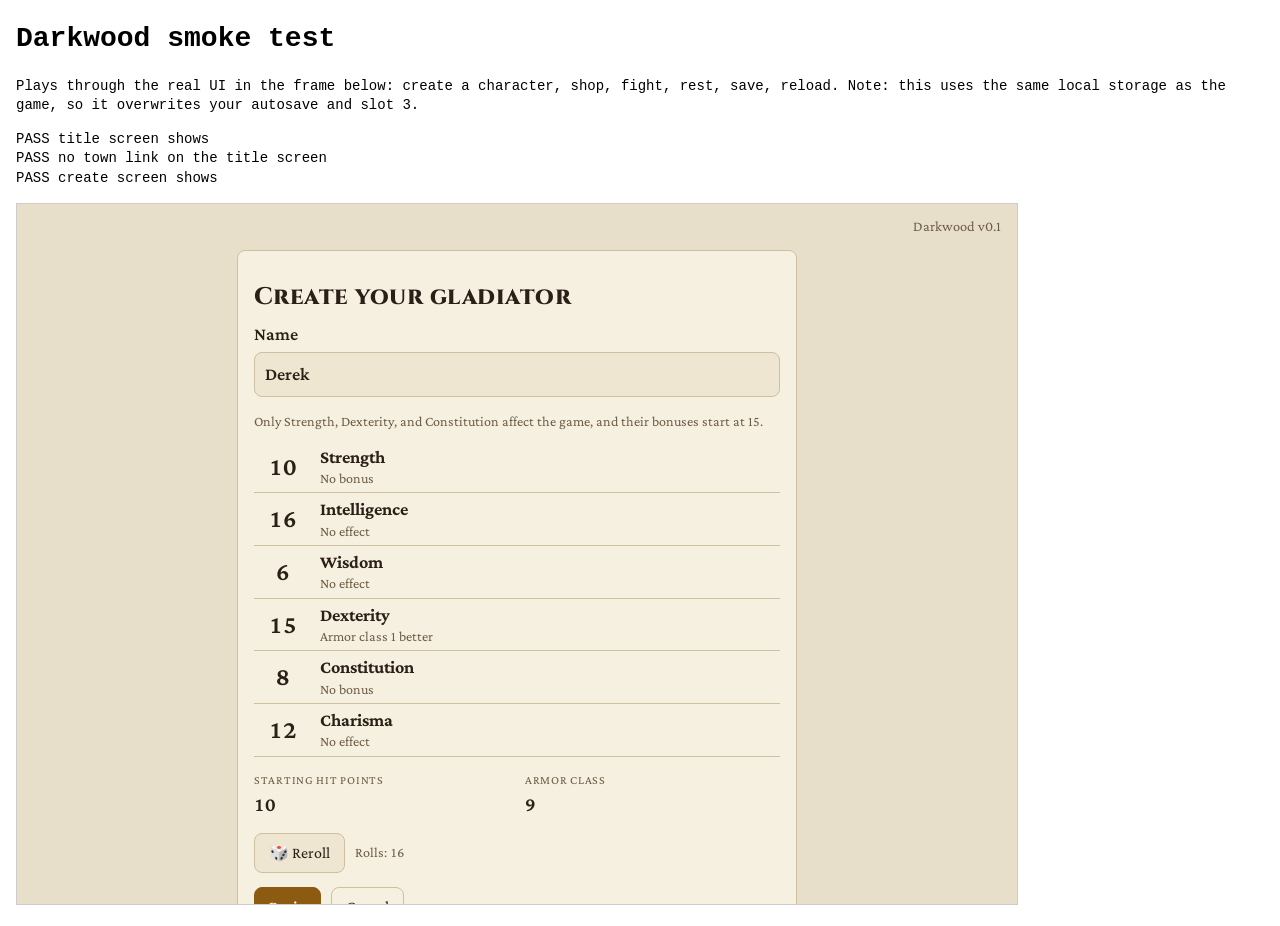
<file: Darkwood/tests/smoke.html>
<!doctype html>
<html lang="en">
<head>
<meta charset="utf-8">
<title>Darkwood Smoke Test</title>
<style>body { font: 14px/1.4 ui-monospace, Consolas, monospace; margin: 16px; } iframe { width: 1000px; height: 700px; border: 1px solid #ccc; }</style>
</head>
<body>
<h1>Darkwood smoke test</h1>
<p>Plays through the real UI in the frame below: create a character, shop, fight, rest, save, reload.
  Note: this uses the same local storage as the game, so it overwrites your autosave and slot 3.</p>
<pre id="out"></pre>
<iframe id="game" src="../index.html"></iframe>
<script>
const out = document.getElementById('out');
const frame = document.getElementById('game');
const log = (ok, msg) => out.insertAdjacentText('beforeend', `${ok ? 'PASS' : 'FAIL'} ${msg}\n`);
const wait = ms => new Promise(r => setTimeout(r, ms));
const errors = [];

frame.addEventListener('load', async () => {
  const w = frame.contentWindow;
  const d = frame.contentDocument;
  w.addEventListener('error', e => errors.push(e.message));
  w.addEventListener('unhandledrejection', e => errors.push(String(e.reason)));
  w.confirm = () => true;
  await wait(300);
  const q = sel => d.querySelector(sel);
  const click = async (sel, label) => {
    const btns = [...d.querySelectorAll(sel)].filter(b => !label || b.textContent.includes(label));
    if (!btns.length) throw new Error(`No button ${sel} ${label ?? ''}`);
    btns[0].click();
    await wait(50);
  };
  const screen = () => q('#screen').dataset.screen;
  try {
    const navLink = () => !!q('#nav [data-to="town"]');
    log(screen() === 'title', 'title screen shows');
    log(!navLink(), 'no town link on the title screen');
    await click('[data-action="go"][data-to="create"]');
    log(screen() === 'create', 'create screen shows');
    const layout = () => [...d.querySelectorAll('.roll-table td, .roll-summary dd, [data-action="reroll"], [data-action="begin"]')]
      .map(el => { const r = el.getBoundingClientRect(); return `${r.left},${r.top},${r.width},${r.height}`; }).join('|');
    const first = layout();
    let steady = true;
    for (let i = 0; i < 15; i++) {
      await click('[data-action="reroll"]');
      if (layout() !== first) steady = false;
    }
    log(steady, 'stat values and buttons stay put across 15 rerolls');
    q('#hero-name').value = 'Smoke';
    await click('[data-action="begin"]');
    log(screen() === 'town' && q('#status').textContent.includes('Smoke'), 'new game starts in town with status bar');
    await click('[data-to="weapons"]');
    log(navLink(), 'town link in the top bar at the weaponsmith');
    await click('[data-action="buy"][data-id="long-sword"]');
    log(q('#flash').textContent.includes('Long Sword'), 'bought a long sword');
    await click('[data-to="town"]');
    await click('[data-to="armor"]');
    await click('[data-action="buy"][data-id="leather"]');
    log(q('#flash').textContent.includes('Leather'), 'bought leather armor');
    await click('[data-to="town"]');
    await click('[data-to="arena"]');
    await click('tr[data-id="kobold"]');
    log(q('.foe-card h3').textContent === 'Kobold', 'selected the kobold');
    await click('[data-action="fight"][data-id="kobold"]');
    log(screen() === 'combat', 'combat screen shows');
    log(!navLink(), 'no town link mid-fight');
    await click('[data-action="speed"][data-speed="instant"]');
    const stopInCombat = new URLSearchParams(location.search).get('stop') === 'combat';
    for (let i = 0; i < (stopInCombat ? 2 : 60) && q('[data-action="fight"]'); i++) {
      await click('[data-action="fight"]');
      await wait(30);
    }
    if (stopInCombat) {
      log(true, 'stopped mid-fight for inspection (?stop=combat)');
      document.body.dataset.done = 'yes';
      return;
    }
    const result = frame.contentWindow.localStorage.getItem('darkwood.save.auto');
    const state = JSON.parse(result).state;
    log(state.combat?.over, `fight ended (${state.combat?.result}) after ${state.combat?.round} rounds`);
    log(q('#combat-log').children.length > 2, 'combat log has lines');
    if (state.combat.result !== 'death') {
      await click('[data-action="leave"]');
      log(screen() === 'town', 'returned to town');
      await click('[data-to="inn"]');
      await click('[data-action="full"]');
      await click('[data-to="town"]');
      await click('[data-to="saves"]');
      await click('[data-action="save"][data-slot="3"]');
      log(q('#flash').textContent.includes('Saved'), 'saved to slot 3');
      await click('[data-action="load"][data-slot="3"]');
      log(screen() === 'town', 'loaded slot 3');
      await click('[data-to="character"]');
      log(q('#screen').textContent.includes('Long Sword'), 'equipment screen lists the sword');
      await click('#nav [data-to="town"]');
      log(screen() === 'town' && !navLink(), 'top bar link returns to town');
    } else {
      await click('[data-action="leave"]');
      log(screen() === 'dead', 'death screen shows');
    }
  } catch (err) {
    log(false, err.message);
  }
  log(errors.length === 0, `no page errors${errors.length ? ': ' + errors.join(' | ') : ''}`);
  document.body.dataset.done = 'yes';
});
</script>
</body>
</html>
</file>
<file: BattleringsOfDimholt/css/game.css>
/* The Battlerings of Dimholt: torchlit stone and parchment. Dark by default, with a light
   "parchment" theme for people whose system prefers light. */

:root {
  --bg: #14110e;
  --panel: #201b16;
  --panel-2: #2a231c;
  --ink: #eadfc8;
  --muted: #a8987c;
  --line: #3d3328;
  --accent: #d9a441;
  --accent-ink: #1b1408;
  --good: #6fbf5f;
  --warn: #e0a43a;
  --bad: #e0574a;
  --magic: #9fb7ff;
  --radius: 8px;
  --font: "Crimson Pro", Georgia, "Times New Roman", serif;
  --display: "Cinzel", "Trajan Pro", Georgia, serif;
  color-scheme: dark;
}
@media (prefers-color-scheme: light) {
  :root:not([data-theme="dark"]) {
    --bg: #e8dfcb;
    --panel: #f6f0e1;
    --panel-2: #efe6d1;
    --ink: #2a2016;
    --muted: #6d5d45;
    --line: #cdbf9f;
    --accent: #8c5a10;
    --accent-ink: #fff8ea;
    --good: #2f7d22;
    --warn: #9a6200;
    --bad: #b02a1e;
    --magic: #2f4fb0;
    color-scheme: light;
  }
}

* { box-sizing: border-box; }
html { -webkit-text-size-adjust: 100%; }
body {
  margin: 0;
  background: var(--bg);
  color: var(--ink);
  font-family: var(--font);
  font-size: 18px;
  line-height: 1.5;
}
.app { max-width: 1040px; margin: 0 auto; padding: 12px 16px 48px; }

h1, h2, h3 { font-family: var(--display); font-weight: 800; letter-spacing: 0.02em; line-height: 1.2; }
h2 { font-size: 1.5rem; margin: 18px 0 8px; }
h3 { font-size: 1.05rem; margin: 0 0 10px; }
p { margin: 8px 0; }
a { color: var(--accent); }
.muted { color: var(--muted); }
.small { font-size: 0.88rem; }
.magic { color: var(--magic); }
.warn-text { color: var(--warn); }
:focus-visible { outline: 3px solid var(--accent); outline-offset: 2px; }

/* ---- Top bar and status ---- */
.topbar { display: flex; justify-content: space-between; align-items: center; font-size: 0.9rem; color: var(--muted); }
.topbar nav button.link { padding: 0; font-size: 0.95rem; color: var(--accent); }
.status {
  margin-top: 10px;
  background: var(--panel);
  border: 1px solid var(--line);
  border-radius: var(--radius);
  padding: 10px 14px;
}
.status:empty { display: none; }
.status-name { font-family: var(--display); }
.status-grid { display: flex; flex-wrap: wrap; gap: 4px 22px; margin: 6px 0 0; }
.status-grid div { min-width: 0; }
.status-grid dt { font-size: 0.75rem; text-transform: uppercase; letter-spacing: 0.06em; color: var(--muted); }
.status-grid dd { margin: 0; font-weight: 600; font-variant-numeric: tabular-nums; }
.status-grid .hp { min-width: 140px; }

/* ---- Bars ---- */
.bar { height: 10px; background: var(--panel-2); border: 1px solid var(--line); border-radius: 99px; overflow: hidden; margin-top: 4px; }
.bar span { display: block; height: 100%; background: var(--good); transition: width 0.25s ease; }
.bar.warn span { background: var(--warn); }
.bar.bad span { background: var(--bad); }

/* ---- Messages ---- */
.flash { margin: 10px 0 0; padding: 8px 12px; border-radius: var(--radius); border: 1px solid var(--line); background: var(--panel-2); }
.flash.ok { border-color: color-mix(in srgb, var(--good) 50%, var(--line)); }
.flash.err { border-color: var(--bad); color: var(--bad); }

/* ---- Buttons ---- */
button, .button-like {
  font: inherit;
  font-size: 1rem;
  color: var(--ink);
  background: var(--panel-2);
  border: 1px solid var(--line);
  border-radius: var(--radius);
  padding: 7px 14px;
  cursor: pointer;
  display: inline-flex;
  align-items: center;
  gap: 6px;
}
button:hover:not(:disabled), .button-like:hover { border-color: var(--accent); }
button:disabled { opacity: 0.45; cursor: not-allowed; }
button.primary { background: var(--accent); color: var(--accent-ink); border-color: var(--accent); font-weight: 600; }
button.ghost { background: transparent; }
button.small { padding: 3px 10px; font-size: 0.9rem; }
button.link { background: none; border: none; padding: 0 4px; color: var(--muted); text-decoration: underline; }
button.link.on { color: var(--accent); font-weight: 600; text-decoration: none; }

.row { display: flex; flex-wrap: wrap; gap: 10px; align-items: center; margin: 14px 0; }
.row.end { justify-content: flex-end; }
.row.center, .center { justify-content: center; text-align: center; }

/* ---- Panels and layout ---- */
.panel {
  background: var(--panel);
  border: 1px solid var(--line);
  border-radius: var(--radius);
  padding: 14px 16px;
  margin: 12px 0;
  min-width: 0;
}
.panel.narrow { max-width: 560px; margin-left: auto; margin-right: auto; }
.cols { display: grid; grid-template-columns: repeat(auto-fit, minmax(300px, 1fr)); gap: 0 16px; }
.arena-cols { grid-template-columns: minmax(0, 1fr) minmax(0, 1.1fr); }
@media (max-width: 720px) { .arena-cols { grid-template-columns: 1fr; } }

/* ---- Tables ---- */
.table-wrap { overflow-x: auto; }
table { width: 100%; border-collapse: collapse; }
th, td { text-align: left; padding: 6px 8px; border-bottom: 1px solid var(--line); vertical-align: middle; }
thead th { font-size: 0.78rem; text-transform: uppercase; letter-spacing: 0.06em; color: var(--muted); font-weight: 600; }
.num { text-align: right; font-variant-numeric: tabular-nums; white-space: nowrap; }
td.act { text-align: right; white-space: nowrap; }
td.act button + button { margin-left: 6px; }
tr.equipped td { background: color-mix(in srgb, var(--accent) 8%, transparent); }
.stats .stat { font-size: 1.25rem; font-weight: 600; width: 3em; }

/* Character creation: fixed columns so rerolling never moves anything. */
.roll-table { table-layout: fixed; }
.roll-table .c-value { width: 3.2em; }
.roll-table td, .roll-table th { padding-top: 5px; padding-bottom: 5px; line-height: 1.3; }
.roll-table .stat { font-size: 1.6rem; font-variant-numeric: tabular-nums; text-align: center; }
.roll-table .bonus { display: block; font-weight: 400; font-size: 0.88rem; color: var(--muted); white-space: nowrap; overflow: hidden; text-overflow: ellipsis; }
.facts.roll-summary { grid-template-columns: repeat(2, minmax(0, 1fr)); margin-top: 14px; }
.roll-summary dd { font-size: 1.25rem; font-variant-numeric: tabular-nums; }
.rolls { font-variant-numeric: tabular-nums; }

/* Training Yard */
.train-table .c-gain { width: 2.6em; }
.train-table .c-act { width: 6.2em; }
.train-table .gain { color: var(--good); font-weight: 600; }
.train-table tr.raised .stat { color: var(--good); }
button.step { width: 2.3em; height: 2.3em; justify-content: center; padding: 0; font-size: 1.15rem; font-weight: 600; }
td.act button.step + button.step { margin-left: 4px; }
.points { font-size: 1.1rem; }
.points-badge { margin-left: 10px; font-size: 0.9rem; }
.list li.revoked span:first-child { text-decoration: line-through; color: var(--muted); }
.tag { font-size: 0.75rem; text-transform: uppercase; letter-spacing: 0.06em; color: var(--accent); border: 1px solid currentColor; border-radius: 99px; padding: 0 7px; }
.tag.bad { color: var(--bad); display: inline-block; }

.foes tbody tr { cursor: pointer; }
.foes tbody tr:hover td { background: var(--panel-2); }
.foes tr.selected td { background: color-mix(in srgb, var(--accent) 16%, transparent); }

/* ---- Lists and facts ---- */
.list { list-style: none; margin: 0; padding: 0; }
.list li { display: flex; justify-content: space-between; align-items: center; gap: 10px; padding: 6px 0; border-bottom: 1px solid var(--line); }
.list li:last-child { border-bottom: none; }
.facts { display: grid; grid-template-columns: repeat(auto-fit, minmax(150px, 1fr)); gap: 6px 16px; margin: 8px 0; }
.facts dt { font-size: 0.75rem; text-transform: uppercase; letter-spacing: 0.06em; color: var(--muted); }
.facts dd { margin: 0; font-weight: 600; }
.facts.compact { grid-template-columns: repeat(3, minmax(0, 1fr)); gap: 4px 10px; }

.field { display: grid; gap: 4px; margin: 10px 0 14px; font-weight: 600; }
.field input { font: inherit; padding: 8px 10px; border-radius: var(--radius); border: 1px solid var(--line); background: var(--panel-2); color: var(--ink); }
.purse { font-size: 1.05rem; }

/* ---- Title ---- */
.title-screen { text-align: center; padding: 48px 0 24px; max-width: 620px; margin: 0 auto; }
.kicker { text-transform: uppercase; letter-spacing: 0.3em; color: var(--muted); font-size: 0.85rem; }
.game-title { font-size: clamp(2.8rem, 12vw, 5rem); margin: 0 0 8px; line-height: 1.05; color: var(--accent); text-shadow: 0 2px 18px color-mix(in srgb, var(--accent) 35%, transparent); }
.title-pre { display: block; font-size: 0.36em; letter-spacing: 0.08em; }
.lede { font-size: 1.15rem; }
.menu { display: grid; gap: 10px; justify-items: center; margin: 28px 0; }
.menu button, .menu .button-like { min-width: 220px; justify-content: center; text-decoration: none; }
.credit { margin-top: 40px; }

/* ---- Town ---- */
.town-map { display: grid; grid-template-columns: repeat(auto-fill, minmax(200px, 1fr)); gap: 12px; margin-top: 14px; }
.place {
  display: grid; gap: 2px; justify-items: start; text-align: left;
  padding: 16px; background: var(--panel); min-height: 120px;
}
.place-icon { font-size: 2rem; line-height: 1; }
.place-name { font-family: var(--display); font-weight: 800; }
.place-desc { color: var(--muted); font-size: 0.92rem; }

/* ---- Arena and combat ---- */
.portrait { font-size: 3.4rem; line-height: 1; margin-bottom: 6px; }
.portrait.big { font-size: 4.5rem; }
.foe-card h3 { font-size: 1.3rem; }

.combatants { display: grid; grid-template-columns: 1fr auto 1fr; gap: 12px; align-items: start; margin-top: 16px; }
.fighter { background: var(--panel); border: 1px solid var(--line); border-radius: var(--radius); padding: 14px; min-width: 0; }
.fighter.monster { text-align: right; }
.fighter.monster .facts dd, .fighter.monster .facts dt { text-align: right; }
.fighter.monster .bar span { margin-left: auto; background: var(--bad); }
.versus { font-family: var(--display); color: var(--muted); align-self: center; font-size: 1.2rem; }
.hp-line { font-variant-numeric: tabular-nums; min-height: 1.4em; }
@media (max-width: 600px) {
  .combatants { grid-template-columns: 1fr; }
  .versus { display: none; }
  .fighter.monster { text-align: left; }
  .fighter.monster .facts dd, .fighter.monster .facts dt { text-align: left; }
  .portrait { font-size: 2.4rem; }
}

.log {
  list-style: none; margin: 14px 0 0; padding: 10px 14px;
  height: 260px; overflow-y: auto;
  background: var(--panel-2); border: 1px solid var(--line); border-radius: var(--radius);
  font-size: 1rem;
}
.log li { padding: 1px 0; }
.log .round { font-family: var(--display); font-size: 0.8rem; letter-spacing: 0.1em; text-transform: uppercase; color: var(--muted); margin-top: 6px; }
.log .good { color: var(--good); }
.log .bad { color: var(--bad); }
.log .warn { color: var(--warn); }
.log .win { color: var(--accent); font-weight: 600; }
.log .sys { font-style: italic; }
.log .muted { color: var(--muted); }
.combat-buttons button { min-width: 120px; justify-content: center; }

/* ---- Guide ---- */
.guide h3 { font-size: 1.2rem; margin: 30px 0 8px; scroll-margin-top: 16px; }
.guide ul, .guide ol { padding-left: 1.3em; }
.guide li { margin: 4px 0; }
.guide-toc ol { columns: 2; column-gap: 24px; margin: 0; }
@media (max-width: 560px) { .guide-toc ol { columns: 1; } }
.guide-table { font-size: 0.95rem; }
.guide-table th, .guide-table td { padding: 4px 8px; }
.guide-table.compact-rows td { padding-top: 2px; padding-bottom: 2px; }
.guide-table td:first-child, .nowrap { white-space: nowrap; }
.guide-table thead th.num { white-space: normal; }
.thac0-table thead th.num { max-width: 7.5em; }
.thac0-table td:first-child { white-space: normal; min-width: 9em; }
.thac0-table td:last-child { min-width: 13em; }
code, kbd { font-family: ui-monospace, Consolas, monospace; font-size: 0.88em; background: var(--panel-2); border: 1px solid var(--line); border-radius: 4px; padding: 0 5px; }

/* ---- Mercenaries and groups of enemies ---- */
.side { display: grid; gap: 10px; align-content: start; min-width: 0; }
.crew { display: grid; grid-template-columns: repeat(auto-fill, minmax(150px, 1fr)); gap: 8px; }
.fighter.mini { padding: 8px 10px; }
.fighter.mini p { margin: 4px 0 0; }
.mini-head { display: flex; gap: 6px; align-items: center; font-size: 0.92rem; }
.mini-art { font-size: 1.3rem; }
.fighter.down { opacity: 0.5; }
.fighter.ally .bar span { background: var(--magic); }
button.fighter { display: block; width: 100%; text-align: right; font: inherit; color: inherit; cursor: pointer; }
button.fighter:hover:not(:disabled) { border-color: var(--accent); }
.fighter.targeted { border-color: var(--accent); box-shadow: 0 0 0 2px color-mix(in srgb, var(--accent) 45%, transparent); }
.small-portrait { font-size: 2.2rem; }
.target-hint { margin: 0; text-align: right; }
.incoming { display: inline-block; justify-self: end; }
.log .ally { color: var(--magic); }
.hire-table .count { display: inline-block; min-width: 1.6em; text-align: center; font-variant-numeric: tabular-nums; font-weight: 600; }
.hire-table td.act { white-space: nowrap; }
.block { display: block; }
@media (max-width: 600px) {
  button.fighter, .target-hint { text-align: left; }
  .incoming { justify-self: start; }
}

/* ---- Loot ---- */
.loot-row { flex-wrap: wrap; }
.apply-choose { flex-basis: 100%; display: flex; flex-wrap: wrap; gap: 6px; align-items: center; padding: 6px 0 2px; }
.apply-choose p { flex-basis: 100%; margin: 0; }
</file>
<file: Darkwood/css/game.css>
/* Darkwood: torchlit stone and parchment. Dark by default, with a light
   "parchment" theme for people whose system prefers light. */

:root {
  --bg: #14110e;
  --panel: #201b16;
  --panel-2: #2a231c;
  --ink: #eadfc8;
  --muted: #a8987c;
  --line: #3d3328;
  --accent: #d9a441;
  --accent-ink: #1b1408;
  --good: #6fbf5f;
  --warn: #e0a43a;
  --bad: #e0574a;
  --magic: #9fb7ff;
  --radius: 8px;
  --font: "Crimson Pro", Georgia, "Times New Roman", serif;
  --display: "Cinzel", "Trajan Pro", Georgia, serif;
  color-scheme: dark;
}
@media (prefers-color-scheme: light) {
  :root:not([data-theme="dark"]) {
    --bg: #e8dfcb;
    --panel: #f6f0e1;
    --panel-2: #efe6d1;
    --ink: #2a2016;
    --muted: #6d5d45;
    --line: #cdbf9f;
    --accent: #8c5a10;
    --accent-ink: #fff8ea;
    --good: #2f7d22;
    --warn: #9a6200;
    --bad: #b02a1e;
    --magic: #2f4fb0;
    color-scheme: light;
  }
}

* { box-sizing: border-box; }
html { -webkit-text-size-adjust: 100%; }
body {
  margin: 0;
  background: var(--bg);
  color: var(--ink);
  font-family: var(--font);
  font-size: 18px;
  line-height: 1.5;
}
.app { max-width: 1040px; margin: 0 auto; padding: 12px 16px 48px; }

h1, h2, h3 { font-family: var(--display); font-weight: 800; letter-spacing: 0.02em; line-height: 1.2; }
h2 { font-size: 1.5rem; margin: 18px 0 8px; }
h3 { font-size: 1.05rem; margin: 0 0 10px; }
p { margin: 8px 0; }
a { color: var(--accent); }
.muted { color: var(--muted); }
.small { font-size: 0.88rem; }
.magic { color: var(--magic); }
.warn-text { color: var(--warn); }
:focus-visible { outline: 3px solid var(--accent); outline-offset: 2px; }

/* ---- Top bar and status ---- */
.topbar { display: flex; justify-content: space-between; align-items: center; font-size: 0.9rem; color: var(--muted); }
.topbar nav button.link { padding: 0; font-size: 0.95rem; color: var(--accent); }
.status {
  margin-top: 10px;
  background: var(--panel);
  border: 1px solid var(--line);
  border-radius: var(--radius);
  padding: 10px 14px;
}
.status:empty { display: none; }
.status-name { font-family: var(--display); }
.status-grid { display: flex; flex-wrap: wrap; gap: 4px 22px; margin: 6px 0 0; }
.status-grid div { min-width: 0; }
.status-grid dt { font-size: 0.75rem; text-transform: uppercase; letter-spacing: 0.06em; color: var(--muted); }
.status-grid dd { margin: 0; font-weight: 600; font-variant-numeric: tabular-nums; }
.status-grid .hp { min-width: 140px; }

/* ---- Bars ---- */
.bar { height: 10px; background: var(--panel-2); border: 1px solid var(--line); border-radius: 99px; overflow: hidden; margin-top: 4px; }
.bar span { display: block; height: 100%; background: var(--good); transition: width 0.25s ease; }
.bar.warn span { background: var(--warn); }
.bar.bad span { background: var(--bad); }

/* ---- Messages ---- */
.flash { margin: 10px 0 0; padding: 8px 12px; border-radius: var(--radius); border: 1px solid var(--line); background: var(--panel-2); }
.flash.ok { border-color: color-mix(in srgb, var(--good) 50%, var(--line)); }
.flash.err { border-color: var(--bad); color: var(--bad); }

/* ---- Buttons ---- */
button, .button-like {
  font: inherit;
  font-size: 1rem;
  color: var(--ink);
  background: var(--panel-2);
  border: 1px solid var(--line);
  border-radius: var(--radius);
  padding: 7px 14px;
  cursor: pointer;
  display: inline-flex;
  align-items: center;
  gap: 6px;
}
button:hover:not(:disabled), .button-like:hover { border-color: var(--accent); }
button:disabled { opacity: 0.45; cursor: not-allowed; }
button.primary { background: var(--accent); color: var(--accent-ink); border-color: var(--accent); font-weight: 600; }
button.ghost { background: transparent; }
button.small { padding: 3px 10px; font-size: 0.9rem; }
button.link { background: none; border: none; padding: 0 4px; color: var(--muted); text-decoration: underline; }
button.link.on { color: var(--accent); font-weight: 600; text-decoration: none; }

.row { display: flex; flex-wrap: wrap; gap: 10px; align-items: center; margin: 14px 0; }
.row.end { justify-content: flex-end; }
.row.center, .center { justify-content: center; text-align: center; }

/* ---- Panels and layout ---- */
.panel {
  background: var(--panel);
  border: 1px solid var(--line);
  border-radius: var(--radius);
  padding: 14px 16px;
  margin: 12px 0;
  min-width: 0;
}
.panel.narrow { max-width: 560px; margin-left: auto; margin-right: auto; }
.cols { display: grid; grid-template-columns: repeat(auto-fit, minmax(300px, 1fr)); gap: 0 16px; }
.arena-cols { grid-template-columns: minmax(0, 1fr) minmax(0, 1.1fr); }
@media (max-width: 720px) { .arena-cols { grid-template-columns: 1fr; } }

/* ---- Tables ---- */
.table-wrap { overflow-x: auto; }
table { width: 100%; border-collapse: collapse; }
th, td { text-align: left; padding: 6px 8px; border-bottom: 1px solid var(--line); vertical-align: middle; }
thead th { font-size: 0.78rem; text-transform: uppercase; letter-spacing: 0.06em; color: var(--muted); font-weight: 600; }
.num { text-align: right; font-variant-numeric: tabular-nums; white-space: nowrap; }
td.act { text-align: right; white-space: nowrap; }
td.act button + button { margin-left: 6px; }
tr.equipped td { background: color-mix(in srgb, var(--accent) 8%, transparent); }
.stats .stat { font-size: 1.25rem; font-weight: 600; width: 3em; }

/* Character creation: fixed columns so rerolling never moves anything. */
.roll-table { table-layout: fixed; }
.roll-table .c-value { width: 3.2em; }
.roll-table td, .roll-table th { padding-top: 5px; padding-bottom: 5px; line-height: 1.3; }
.roll-table .stat { font-size: 1.6rem; font-variant-numeric: tabular-nums; text-align: center; }
.roll-table .bonus { display: block; font-weight: 400; font-size: 0.88rem; color: var(--muted); white-space: nowrap; overflow: hidden; text-overflow: ellipsis; }
.facts.roll-summary { grid-template-columns: repeat(2, minmax(0, 1fr)); margin-top: 14px; }
.roll-summary dd { font-size: 1.25rem; font-variant-numeric: tabular-nums; }
.rolls { font-variant-numeric: tabular-nums; }
.tag { font-size: 0.75rem; text-transform: uppercase; letter-spacing: 0.06em; color: var(--accent); border: 1px solid currentColor; border-radius: 99px; padding: 0 7px; }
.tag.bad { color: var(--bad); display: inline-block; }

.foes tbody tr { cursor: pointer; }
.foes tbody tr:hover td { background: var(--panel-2); }
.foes tr.selected td { background: color-mix(in srgb, var(--accent) 16%, transparent); }

/* ---- Lists and facts ---- */
.list { list-style: none; margin: 0; padding: 0; }
.list li { display: flex; justify-content: space-between; align-items: center; gap: 10px; padding: 6px 0; border-bottom: 1px solid var(--line); }
.list li:last-child { border-bottom: none; }
.facts { display: grid; grid-template-columns: repeat(auto-fit, minmax(150px, 1fr)); gap: 6px 16px; margin: 8px 0; }
.facts dt { font-size: 0.75rem; text-transform: uppercase; letter-spacing: 0.06em; color: var(--muted); }
.facts dd { margin: 0; font-weight: 600; }
.facts.compact { grid-template-columns: repeat(3, minmax(0, 1fr)); gap: 4px 10px; }

.field { display: grid; gap: 4px; margin: 10px 0 14px; font-weight: 600; }
.field input { font: inherit; padding: 8px 10px; border-radius: var(--radius); border: 1px solid var(--line); background: var(--panel-2); color: var(--ink); }
.purse { font-size: 1.05rem; }

/* ---- Title ---- */
.title-screen { text-align: center; padding: 48px 0 24px; max-width: 620px; margin: 0 auto; }
.kicker { text-transform: uppercase; letter-spacing: 0.3em; color: var(--muted); font-size: 0.85rem; }
.game-title { font-size: clamp(2.8rem, 12vw, 5rem); margin: 0 0 8px; color: var(--accent); text-shadow: 0 2px 18px color-mix(in srgb, var(--accent) 35%, transparent); }
.lede { font-size: 1.15rem; }
.menu { display: grid; gap: 10px; justify-items: center; margin: 28px 0; }
.menu button { min-width: 220px; justify-content: center; }
.credit { margin-top: 40px; }

/* ---- Town ---- */
.town-map { display: grid; grid-template-columns: repeat(auto-fill, minmax(200px, 1fr)); gap: 12px; margin-top: 14px; }
.place {
  display: grid; gap: 2px; justify-items: start; text-align: left;
  padding: 16px; background: var(--panel); min-height: 120px;
}
.place-icon { font-size: 2rem; line-height: 1; }
.place-name { font-family: var(--display); font-weight: 800; }
.place-desc { color: var(--muted); font-size: 0.92rem; }

/* ---- Arena and combat ---- */
.portrait { font-size: 3.4rem; line-height: 1; margin-bottom: 6px; }
.portrait.big { font-size: 4.5rem; }
.foe-card h3 { font-size: 1.3rem; }

.combatants { display: grid; grid-template-columns: 1fr auto 1fr; gap: 12px; align-items: start; margin-top: 16px; }
.fighter { background: var(--panel); border: 1px solid var(--line); border-radius: var(--radius); padding: 14px; min-width: 0; }
.fighter.monster { text-align: right; }
.fighter.monster .facts dd, .fighter.monster .facts dt { text-align: right; }
.fighter.monster .bar span { margin-left: auto; background: var(--bad); }
.versus { font-family: var(--display); color: var(--muted); align-self: center; font-size: 1.2rem; }
.hp-line { font-variant-numeric: tabular-nums; min-height: 1.4em; }
@media (max-width: 600px) {
  .combatants { grid-template-columns: 1fr; }
  .versus { display: none; }
  .fighter.monster { text-align: left; }
  .fighter.monster .facts dd, .fighter.monster .facts dt { text-align: left; }
  .portrait { font-size: 2.4rem; }
}

.log {
  list-style: none; margin: 14px 0 0; padding: 10px 14px;
  height: 260px; overflow-y: auto;
  background: var(--panel-2); border: 1px solid var(--line); border-radius: var(--radius);
  font-size: 1rem;
}
.log li { padding: 1px 0; }
.log .round { font-family: var(--display); font-size: 0.8rem; letter-spacing: 0.1em; text-transform: uppercase; color: var(--muted); margin-top: 6px; }
.log .good { color: var(--good); }
.log .bad { color: var(--bad); }
.log .warn { color: var(--warn); }
.log .win { color: var(--accent); font-weight: 600; }
.log .sys { font-style: italic; }
.log .muted { color: var(--muted); }
.combat-buttons button { min-width: 120px; justify-content: center; }
</file>
